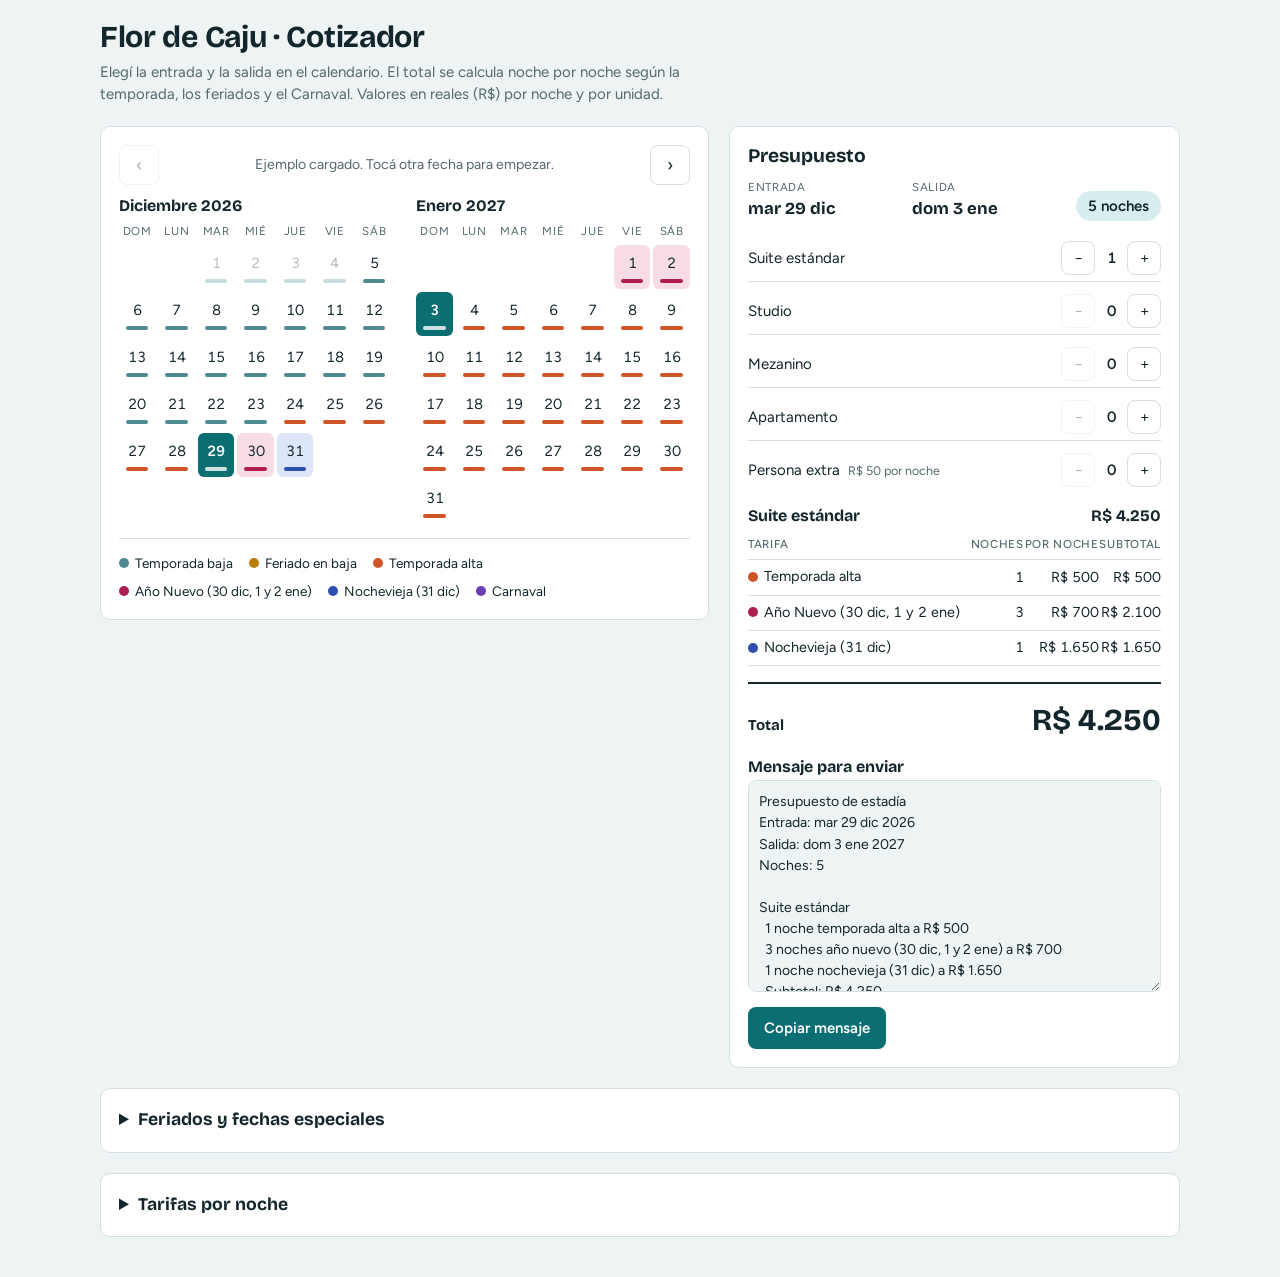
<file: calculadora.html>
<!doctype html>
<html lang="es">
<head>
<meta charset="utf-8">
<meta name="viewport" content="width=device-width, initial-scale=1, viewport-fit=cover">
<title>Cotizador Flor de Caju</title>
<meta name="claude:viewport-fit-sides" content="cover">
<link rel="stylesheet" href="https://fonts.googleapis.com/css2?family=Bricolage+Grotesque:opsz,wght@12..96,500;12..96,700&family=Figtree:wght@400;500;600&display=swap">
<style>
/* Layout: calendario de noches a la izquierda, presupuesto fijo a la derecha; tarifas y fechas especiales editables abajo. */
:root {
  --bg: #eef4f4;
  --surface: #ffffff;
  --fg: #13262b;
  --muted: #53686e;
  --line: #d3dfe1;
  --accent: #0b6e73;
  --accent-fg: #ffffff;
  --accent-soft: #d8eded;
  --baja: #4f8a92;     --baja-t: #e4f0f1;
  --feriado: #b97c0a;  --feriado-t: #faefd2;
  --alta: #cf5428;     --alta-t: #fae2d7;
  --pico: #ae1f50;     --pico-t: #f7dce5;
  --nochevieja: #2c4fb0; --nochevieja-t: #dde5f8;
  --carnaval: #6b3db3; --carnaval-t: #eadff7;
  --font-display: 'Bricolage Grotesque', 'Segoe UI', system-ui, sans-serif;
  --font-body: 'Figtree', 'Segoe UI', system-ui, sans-serif;
}
@media (prefers-color-scheme: dark) {
  :root:not([data-theme="light"]) {
    --bg: #0e1b1e; --surface: #15272b; --fg: #e4eff0; --muted: #8fa7ab; --line: #2a4247;
    --accent: #4cc3c8; --accent-fg: #06282a; --accent-soft: #16393c;
    --baja: #6fa3ab;     --baja-t: #1b3236;
    --feriado: #e0a83a;  --feriado-t: #3a2f13;
    --alta: #ec7e55;     --alta-t: #3d2218;
    --pico: #e56a93;     --pico-t: #3d1a28;
    --nochevieja: #7f9cf0; --nochevieja-t: #1c2646;
    --carnaval: #a584e6; --carnaval-t: #2c2142;
    color-scheme: dark;
  }
}
:root[data-theme="dark"] {
  --bg: #0e1b1e; --surface: #15272b; --fg: #e4eff0; --muted: #8fa7ab; --line: #2a4247;
  --accent: #4cc3c8; --accent-fg: #06282a; --accent-soft: #16393c;
  --baja: #6fa3ab;     --baja-t: #1b3236;
  --feriado: #e0a83a;  --feriado-t: #3a2f13;
  --alta: #ec7e55;     --alta-t: #3d2218;
  --pico: #e56a93;     --pico-t: #3d1a28;
  --nochevieja: #7f9cf0; --nochevieja-t: #1c2646;
  --carnaval: #a584e6; --carnaval-t: #2c2142;
  color-scheme: dark;
}
* { box-sizing: border-box; }
body {
  background: var(--bg); color: var(--fg);
  font-family: var(--font-body); font-size: 15px; line-height: 1.5;
  padding-block: 20px 40px;
  padding-left: max(16px, env(safe-area-inset-left, 0px));
  padding-right: max(16px, env(safe-area-inset-right, 0px));
}
.wrap { max-width: 1080px; margin: 0 auto; display: flex; flex-direction: column; gap: 20px; }
h1, h2, h3 { font-family: var(--font-display); margin: 0; text-wrap: balance; line-height: 1.15; }
h1 { font-size: 1.9rem; font-weight: 700; letter-spacing: -0.01em; }
h2 { font-size: 1.2rem; font-weight: 700; }
h3 { font-size: 1rem; font-weight: 700; }
.sub { margin: 6px 0 0; color: var(--muted); max-width: 62ch; }
.grid { display: grid; grid-template-columns: minmax(0, 1fr); gap: 20px; align-items: start; }
@media (min-width: 880px) { .grid { grid-template-columns: minmax(0, 1.35fr) minmax(0, 1fr); } .quote { position: sticky; top: 16px; } }
.panel { background: var(--surface); border: 1px solid var(--line); border-radius: 10px; padding: 18px; min-width: 0; }
button { font: inherit; color: inherit; cursor: pointer; }
:focus-visible { outline: 2px solid var(--accent); outline-offset: 2px; }

/* calendario */
.cal-head { display: flex; align-items: center; justify-content: space-between; gap: 12px; margin-bottom: 12px; }
.navbtn { width: 40px; height: 40px; border: 1px solid var(--line); background: var(--surface); border-radius: 8px; font-size: 1.1rem; }
.navbtn:disabled { opacity: .35; cursor: default; }
.hint { color: var(--muted); font-size: .88rem; margin: 0; }
.months-box { container-type: inline-size; }
.months { display: grid; grid-template-columns: 1fr 1fr; gap: 24px; }
@container (max-width: 560px) { .months { grid-template-columns: 1fr; } .m2 { display: none; } }
.month h3 { margin-bottom: 8px; text-transform: capitalize; }
.dows, .days { display: grid; grid-template-columns: repeat(7, minmax(0, 1fr)); gap: 3px; }
.dows span { font-size: .72rem; letter-spacing: .06em; text-transform: uppercase; color: var(--muted); text-align: center; padding-bottom: 4px; }
.day {
  position: relative; height: 44px; border: 1px solid transparent; border-radius: 6px;
  background: transparent; display: flex; align-items: flex-start; justify-content: center; padding-top: 6px;
  font-variant-numeric: tabular-nums; font-size: .92rem;
}
.day .bar { position: absolute; left: 6px; right: 6px; bottom: 5px; height: 4px; border-radius: 2px; background: var(--c); }
.day:hover:not(:disabled) { border-color: var(--c); }
.day:disabled { opacity: .3; cursor: default; }
.day.in { background: var(--t); }
.day.edge { background: var(--accent); color: var(--accent-fg); font-weight: 600; }
.day.edge .bar { background: var(--accent-fg); opacity: .8; }
.c-baja { --c: var(--baja); --t: var(--baja-t); }
.c-feriado { --c: var(--feriado); --t: var(--feriado-t); }
.c-alta { --c: var(--alta); --t: var(--alta-t); }
.c-pico { --c: var(--pico); --t: var(--pico-t); }
.c-nochevieja { --c: var(--nochevieja); --t: var(--nochevieja-t); }
.c-carnaval { --c: var(--carnaval); --t: var(--carnaval-t); }
.legend { display: flex; flex-wrap: wrap; gap: 8px 16px; margin-top: 14px; padding-top: 14px; border-top: 1px solid var(--line); font-size: .85rem; }
.legend span, .pill { display: inline-flex; align-items: center; gap: 6px; }
.dot { width: 10px; height: 10px; border-radius: 50%; background: var(--c); flex: none; }

/* presupuesto */
.stay { display: grid; grid-template-columns: 1fr 1fr auto; gap: 12px; align-items: end; margin: 12px 0 4px; }
.stay small { display: block; color: var(--muted); font-size: .72rem; letter-spacing: .06em; text-transform: uppercase; }
.stay strong { font-family: var(--font-display); font-size: 1.05rem; }
.nights { background: var(--accent-soft); border-radius: 999px; padding: 4px 12px; font-weight: 600; white-space: nowrap; }
.rooms { display: flex; flex-direction: column; gap: 6px; margin: 14px 0; }
.room { display: flex; align-items: center; justify-content: space-between; gap: 10px; padding: 6px 0; border-bottom: 1px solid var(--line); }
.room:last-child { border-bottom: 0; }
.step { display: inline-flex; align-items: center; gap: 4px; }
.step button { width: 34px; height: 34px; border: 1px solid var(--line); border-radius: 8px; background: var(--surface); }
.step button:disabled { opacity: .35; cursor: default; }
.step output { min-width: 24px; text-align: center; font-variant-numeric: tabular-nums; font-weight: 600; }
.block { margin-top: 14px; }
.block h3 { display: flex; justify-content: space-between; gap: 8px; margin-bottom: 4px; }
.tbl-wrap { overflow-x: auto; }
table { border-collapse: collapse; width: 100%; font-variant-numeric: tabular-nums; }
th, td { text-align: left; padding: 6px 8px 6px 0; border-bottom: 1px solid var(--line); font-size: .9rem; }
th { font-size: .72rem; letter-spacing: .06em; text-transform: uppercase; color: var(--muted); font-weight: 500; }
td.r, th.r { text-align: right; padding-right: 0; }
.total { display: flex; justify-content: space-between; align-items: baseline; gap: 12px; margin-top: 16px; padding-top: 14px; border-top: 2px solid var(--fg); }
.total span:first-child { font-family: var(--font-display); font-weight: 700; }
.total .amt { font-family: var(--font-display); font-size: 1.9rem; font-weight: 700; font-variant-numeric: tabular-nums; }
.warn { margin: 10px 0 0; padding: 8px 10px; border-radius: 6px; background: var(--feriado-t); font-size: .88rem; }
.empty { color: var(--muted); padding: 18px 0 6px; margin: 0; }
.sums { margin-top: 12px; display: flex; flex-direction: column; gap: 4px; font-size: .9rem; font-variant-numeric: tabular-nums; }
.sums div { display: flex; justify-content: space-between; gap: 12px; }
.room small { color: var(--muted); margin-left: 4px; }
textarea { width: 100%; font: inherit; font-size: .88rem; background: var(--bg); color: var(--fg); border: 1px solid var(--line); border-radius: 8px; padding: 10px; resize: vertical; }
.primary { background: var(--accent); color: var(--accent-fg); border: 0; border-radius: 8px; padding: 10px 16px; font-weight: 600; }
.ghost { background: transparent; border: 1px solid var(--line); border-radius: 8px; padding: 8px 12px; }
.msg-row { display: flex; align-items: center; gap: 12px; margin-top: 8px; flex-wrap: wrap; }
.msg-row .ok { color: var(--muted); font-size: .85rem; }

/* secciones editables */
details.panel > summary { cursor: pointer; font-family: var(--font-display); font-weight: 700; font-size: 1.1rem; list-style-position: inside; }
details.panel[open] > summary { margin-bottom: 12px; }
.rates input, .addrow input, .addrow select {
  font: inherit; background: var(--bg); color: var(--fg); border: 1px solid var(--line); border-radius: 6px; padding: 7px 8px; width: 100%; min-width: 0;
}
.rates input { min-width: 78px; font-variant-numeric: tabular-nums; }
.rates th:first-child, .rates td:first-child { white-space: nowrap; padding-right: 12px; }
.sp-list { list-style: none; margin: 0; padding: 0; }
.sp-list li { display: flex; align-items: center; gap: 10px; padding: 8px 0; border-bottom: 1px solid var(--line); flex-wrap: wrap; }
.sp-list .nm { flex: 1 1 180px; min-width: 0; font-weight: 500; }
.sp-list .rg { color: var(--muted); font-size: .88rem; font-variant-numeric: tabular-nums; flex: 1 1 200px; }
.addrow { display: grid; grid-template-columns: repeat(auto-fit, minmax(150px, 1fr)); gap: 8px; margin-top: 14px; align-items: end; }
.addrow label { display: flex; flex-direction: column; gap: 4px; font-size: .75rem; color: var(--muted); letter-spacing: .04em; text-transform: uppercase; }
.note { color: var(--muted); font-size: .85rem; margin: 10px 0 0; }
@media (prefers-reduced-motion: reduce) { * { transition: none !important; } }

body{margin:0}
</style>
</head>
<body>
<div class="wrap">
  <header>
    <h1>Flor de Caju · Cotizador</h1>
    <p class="sub">Elegí la entrada y la salida en el calendario. El total se calcula noche por noche según la temporada, los feriados y el Carnaval. Valores en reales (R$) por noche y por unidad.</p>
  </header>

  <div class="grid">
    <section class="panel" aria-label="Calendario">
      <div class="cal-head">
        <button class="navbtn" id="prev" aria-label="Mes anterior">&#8249;</button>
        <p class="hint" id="cal-hint"></p>
        <button class="navbtn" id="next" aria-label="Mes siguiente">&#8250;</button>
      </div>
      <div class="months-box"><div class="months" id="months"></div></div>
      <div class="legend" id="legend"></div>
    </section>

    <aside class="panel quote" aria-label="Presupuesto">
      <h2>Presupuesto</h2>
      <div id="quote"></div>
    </aside>
  </div>

  <details class="panel" id="specials-box">
    <summary>Feriados y fechas especiales</summary>
    <p class="note" style="margin-top:0">Cada rango marca las noches que se cobran con la tarifa de su categoría. La temporada alta (24 dic al 28 feb) se repite todos los años, y la noche del 24 ya es temporada alta. Las noches del 30 dic, 1 ene y 2 ene (Año Nuevo) y la noche del 31 dic (Nochevieja) tienen tarifa propia y también se repiten todos los años: no hace falta cargarlas acá. Los feriados caen sobre la noche: un feriado el lunes cobra las noches de viernes, sábado y domingo.</p>
    <ul class="sp-list" id="sp-list"></ul>
    <form class="addrow" id="sp-form">
      <label for="sp-name">Nombre<input id="sp-name" type="text" placeholder="Ej: Fiesta local"></label>
      <label for="sp-from">Primera noche<input id="sp-from" type="date" required></label>
      <label for="sp-to">Última noche<input id="sp-to" type="date" required></label>
      <label for="sp-cat">Tarifa<select id="sp-cat"></select></label>
      <button class="primary" type="submit">Agregar</button>
    </form>
    <p class="note" id="sp-err" role="alert"></p>
    <p class="note">Sin efecto en baja porque caen en fin de semana: 15 nov 2026 (domingo), 1 may 2027 y 20 nov 2027 (sábados). Los feriados de mitad de semana se cobran solo en la víspera. <button class="ghost" id="sp-reset" type="button">Restaurar lista sugerida</button></p>
  </details>

  <details class="panel" id="rates-box">
    <summary>Tarifas por noche</summary>
    <div class="tbl-wrap rates"><table id="rates"></table></div>
    <div class="addrow" id="settings">
      <label for="set-extra">Persona extra (R$ por noche)<input id="set-extra" type="number" min="0" step="5" inputmode="numeric"></label>
    </div>
    <p class="note">Los cambios se guardan en este navegador. Si dejás una tarifa vacía, esa unidad figura sin precio para esas fechas.</p>
  </details>
</div>

<script>
(function () {
'use strict';
/*LOGIC-START*/
var PRI = ['nochevieja', 'pico', 'carnaval', 'alta', 'feriado', 'baja'];
var ORDER = ['baja', 'feriado', 'alta', 'pico', 'nochevieja', 'carnaval'];
var CAT_NAME = { baja: 'Temporada baja', feriado: 'Feriado en baja', alta: 'Temporada alta', pico: 'Año Nuevo (30 dic, 1 y 2 ene)', nochevieja: 'Nochevieja (31 dic)', carnaval: 'Carnaval' };
var ROOMS = [
  { id: 'suite', name: 'Suite estándar', max: 3 },
  { id: 'studio', name: 'Studio', max: 1 },
  { id: 'mezanino', name: 'Mezanino', max: 1 },
  { id: 'apto', name: 'Apartamento', max: 1 }
];
function pad(n) { return String(n).padStart(2, '0'); }
function iso(y, m, d) { return y + '-' + pad(m) + '-' + pad(d); }
function toUTC(s) { var p = s.split('-').map(Number); return Date.UTC(p[0], p[1] - 1, p[2]); }
function fromUTC(t) { var d = new Date(t); return iso(d.getUTCFullYear(), d.getUTCMonth() + 1, d.getUTCDate()); }
function addDays(s, n) { return fromUTC(toUTC(s) + n * 864e5); }
function dow(s) { return new Date(toUTC(s)).getUTCDay(); }
function categoryOf(s, specials) {
  var md = s.slice(5), found = {};
  if (md >= '12-24' || md <= '02-28') found.alta = 1;
  if (md === '12-31') found.nochevieja = 1;
  if (md === '12-30' || md === '01-01' || md === '01-02') found.pico = 1;
  for (var i = 0; i < specials.length; i++) {
    var sp = specials[i];
    if (s >= sp.from && s <= sp.to) found[sp.cat] = 1;
  }
  for (var j = 0; j < PRI.length; j++) if (found[PRI[j]]) return PRI[j];
  return 'baja';
}
function nightsOf(inn, out) {
  var list = [], s = inn;
  while (s < out) { list.push(s); s = addDays(s, 1); }
  return list;
}
function computeQuote(inn, out, qty, rates, specials, opts) {
  opts = opts || {};
  var nights = nightsOf(inn, out), counts = {};
  nights.forEach(function (s) { var c = categoryOf(s, specials); counts[c] = (counts[c] || 0) + 1; });
  var rooms = [], total = 0, missing = false;
  ROOMS.forEach(function (r) {
    var q = qty[r.id] || 0;
    if (!q) return;
    var lines = [], unit = 0, miss = false;
    ORDER.forEach(function (c) {
      if (!counts[c]) return;
      var rate = rates[r.id] && rates[r.id][c];
      if (!rate) miss = true;
      lines.push({ cat: c, n: counts[c], rate: rate || 0 });
      unit += counts[c] * (rate || 0);
    });
    if (miss) missing = true;
    rooms.push({ id: r.id, name: r.name, qty: q, lines: lines, unit: unit, total: unit * q, missing: miss });
    total += unit * q;
  });
  var lodging = total, extraTotal = 0;
  if (rooms.length) {
    extraTotal = (opts.extra || 0) * (opts.extraFee || 0) * nights.length;
  }
  return { nights: nights.length, counts: counts, rooms: rooms, lodging: lodging, extraTotal: extraTotal, total: lodging + extraTotal, missing: missing };
}
/*LOGIC-END*/

var MESES = ['enero', 'febrero', 'marzo', 'abril', 'mayo', 'junio', 'julio', 'agosto', 'septiembre', 'octubre', 'noviembre', 'diciembre'];
var MES3 = ['ene', 'feb', 'mar', 'abr', 'may', 'jun', 'jul', 'ago', 'sep', 'oct', 'nov', 'dic'];
var DIAS = ['dom', 'lun', 'mar', 'mié', 'jue', 'vie', 'sáb'];
var KEY = 'flor-de-caju-cotizador-v8';

var DEF_RATES = {
  suite:    { baja: 220, feriado: 290, alta: 500, pico: 700,  nochevieja: 1650, carnaval: 630 },
  studio:   { baja: 220, feriado: 290, alta: 550, pico: 1050, nochevieja: 2000, carnaval: 700 },
  mezanino: { baja: 220, feriado: 290, alta: 550, pico: 850,  nochevieja: 1150, carnaval: 700 },
  apto:     { baja: 340, feriado: 440, alta: 700, pico: 1500, nochevieja: 2500, carnaval: 1400 }
};
var DEF_SPECIALS = [
  { id: 'd1', name: 'Finados (lunes 2 nov)', from: '2026-10-30', to: '2026-11-01', cat: 'feriado' },
  { id: 'd2', name: 'Consciência Negra (viernes 20 nov)', from: '2026-11-19', to: '2026-11-21', cat: 'feriado' },
  { id: 'd3', name: 'Carnaval 2027 (sáb 6 a mar 9 feb)', from: '2027-02-05', to: '2027-02-09', cat: 'carnaval' },
  { id: 'd4', name: 'Semana Santa (viernes 26 mar)', from: '2027-03-25', to: '2027-03-27', cat: 'feriado' },
  { id: 'd5', name: 'Tiradentes (miércoles 21 abr)', from: '2027-04-20', to: '2027-04-20', cat: 'feriado' },
  { id: 'd6', name: 'Corpus Christi (jueves 27 may)', from: '2027-05-26', to: '2027-05-29', cat: 'feriado' },
  { id: 'd7', name: 'Independência (martes 7 sep)', from: '2027-09-03', to: '2027-09-06', cat: 'feriado' },
  { id: 'd8', name: 'Aparecida (martes 12 oct)', from: '2027-10-08', to: '2027-10-11', cat: 'feriado' },
  { id: 'd9', name: 'Finados (martes 2 nov)', from: '2027-10-29', to: '2027-11-01', cat: 'feriado' },
  { id: 'd10', name: 'Proclamação da República (lunes 15 nov)', from: '2027-11-12', to: '2027-11-14', cat: 'feriado' }
];

function clone(o) { return JSON.parse(JSON.stringify(o)); }
var saved = {};
try { saved = JSON.parse(localStorage.getItem(KEY) || '{}') || {}; } catch (e) { saved = {}; }
var rates = clone(DEF_RATES);
if (saved.rates && typeof saved.rates === 'object') {
  ROOMS.forEach(function (r) { ORDER.forEach(function (c) {
    var v = saved.rates[r.id] && saved.rates[r.id][c];
    if (typeof v === 'number' && v >= 0) rates[r.id][c] = v;
    else if (saved.rates[r.id] && saved.rates[r.id][c] === null) rates[r.id][c] = null;
  }); });
}
var specials = Array.isArray(saved.specials) ? saved.specials : clone(DEF_SPECIALS);
var qty = { suite: 1, studio: 0, mezanino: 0, apto: 0 };
if (saved.qty) ROOMS.forEach(function (r) { var v = Number(saved.qty[r.id]); if (v >= 0 && v <= r.max) qty[r.id] = v; });
var extra = Math.max(0, Math.min(4, Number(saved.extra) || 0));
var settings = { extraFee: 50 };
if (saved.settings) ['extraFee'].forEach(function (k) {
  var v = Number(saved.settings[k]);
  if (!isNaN(v) && v >= 0 && saved.settings[k] !== null && saved.settings[k] !== '') settings[k] = v;
});
function save() { try { localStorage.setItem(KEY, JSON.stringify({ rates: rates, specials: specials, qty: qty, extra: extra, settings: settings })); } catch (e) {} }

var now = new Date();
var today = iso(now.getFullYear(), now.getMonth() + 1, now.getDate());
var sel = { inn: null, out: null };
var example = false;
if (today <= '2026-12-29') { sel.inn = '2026-12-29'; sel.out = '2027-01-03'; example = true; }
var view = sel.inn ? { y: 2026, m: 12 } : { y: now.getFullYear(), m: now.getMonth() + 1 };
var curMonth = { y: now.getFullYear(), m: now.getMonth() + 1 };

function esc(t) { return String(t).replace(/[&<>"']/g, function (c) { return { '&': '&amp;', '<': '&lt;', '>': '&gt;', '"': '&quot;', "'": '&#39;' }[c]; }); }
function money(n) { return 'R$ ' + Number(n).toLocaleString('es-AR'); }
function fmtShort(s) { var p = s.split('-').map(Number); return DIAS[dow(s)] + ' ' + p[2] + ' ' + MES3[p[1] - 1]; }
function fmtFull(s) { return fmtShort(s) + ' ' + s.slice(0, 4); }
function fmtRange(a, b) {
  var pa = a.split('-').map(Number), pb = b.split('-').map(Number);
  var left = pa[2] + ' ' + MES3[pa[1] - 1] + (pa[0] !== pb[0] ? ' ' + pa[0] : '');
  var right = pb[2] + ' ' + MES3[pb[1] - 1] + ' ' + pb[0];
  if (a === b) return right;
  return left + ' al ' + right;
}
function $(s) { return document.querySelector(s); }

/* calendario */
function monthHTML(y, m, cls) {
  var first = iso(y, m, 1), start = dow(first), dim = new Date(Date.UTC(y, m, 0)).getUTCDate();
  var h = '<div class="month ' + cls + '"><h3>' + MESES[m - 1] + ' ' + y + '</h3><div class="dows">';
  DIAS.forEach(function (d) { h += '<span>' + d + '</span>'; });
  h += '</div><div class="days">';
  for (var i = 0; i < start; i++) h += '<span></span>';
  for (var d = 1; d <= dim; d++) {
    var s = iso(y, m, d), c = categoryOf(s, specials), k = 'day c-' + c;
    var inRange = sel.inn && sel.out && s >= sel.inn && s < sel.out;
    if (inRange) k += ' in';
    if (s === sel.inn || s === sel.out) k += ' edge';
    var dis = s < today ? ' disabled' : '';
    h += '<button type="button" class="' + k + '" data-d="' + s + '"' + dis + ' aria-label="' + fmtFull(s) + ', ' + CAT_NAME[c] + '"><span>' + d + '</span><i class="bar"></i></button>';
  }
  return h + '</div></div>';
}
function renderCal() {
  var y2 = view.m === 12 ? view.y + 1 : view.y, m2 = view.m === 12 ? 1 : view.m + 1;
  $('#months').innerHTML = monthHTML(view.y, view.m, 'm1') + monthHTML(y2, m2, 'm2');
  $('#prev').disabled = view.y === curMonth.y && view.m === curMonth.m;
  var hint = !sel.inn ? 'Tocá el día de entrada' : (!sel.out ? 'Ahora tocá el día de salida' : (example ? 'Ejemplo cargado. Tocá otra fecha para empezar.' : 'Tocá otra fecha para cambiar'));
  $('#cal-hint').textContent = hint;
}
function renderLegend() {
  $('#legend').innerHTML = ORDER.map(function (c) { return '<span class="c-' + c + '"><i class="dot"></i>' + CAT_NAME[c] + '</span>'; }).join('');
  $('#sp-cat').innerHTML = ORDER.map(function (c) { return '<option value="' + c + '">' + CAT_NAME[c] + '</option>'; }).join('');
  $('#sp-cat').value = 'feriado';
}

/* presupuesto */
function messageText(q) {
  var t = 'Presupuesto de estadía\nEntrada: ' + fmtFull(sel.inn) + '\nSalida: ' + fmtFull(sel.out) + '\nNoches: ' + q.nights + '\n';
  q.rooms.forEach(function (r) {
    t += '\n' + r.name + (r.qty > 1 ? ' x' + r.qty : '') + '\n';
    r.lines.forEach(function (l) { t += '  ' + l.n + (l.n === 1 ? ' noche' : ' noches') + ' ' + CAT_NAME[l.cat].toLowerCase() + ' a ' + money(l.rate) + '\n'; });
    t += '  Subtotal: ' + money(r.total) + '\n';
  });
  if (q.extraTotal) t += '\nPersona extra x' + extra + ': ' + money(q.extraTotal);
  return t + '\nTotal: ' + money(q.total);
}
function renderQuote() {
  var h = '';
  h += '<div class="rooms">' + ROOMS.map(function (r) {
    var v = qty[r.id];
    return '<div class="room"><span>' + r.name + '</span><span class="step"><button type="button" data-act="dec" data-room="' + r.id + '" aria-label="Menos ' + r.name + '"' + (v <= 0 ? ' disabled' : '') + '>&minus;</button><output>' + v + '</output><button type="button" data-act="inc" data-room="' + r.id + '" aria-label="Más ' + r.name + '"' + (v >= r.max ? ' disabled' : '') + '>+</button></span></div>';
  }).join('') + '<div class="room"><span>Persona extra <small>R$ ' + settings.extraFee + ' por noche</small></span><span class="step"><button type="button" data-act="xdec" aria-label="Menos personas extra"' + (extra <= 0 ? ' disabled' : '') + '>&minus;</button><output>' + extra + '</output><button type="button" data-act="xinc" aria-label="Más personas extra"' + (extra >= 4 ? ' disabled' : '') + '>+</button></span></div></div>';
  if (!sel.inn || !sel.out) {
    h += '<p class="empty">' + (sel.inn ? 'Falta elegir el día de salida en el calendario.' : 'Elegí las fechas en el calendario para ver el total.') + '</p>';
    $('#quote').innerHTML = h; return;
  }
  var q = computeQuote(sel.inn, sel.out, qty, rates, specials, { extra: extra, extraFee: settings.extraFee });
  h = '<div class="stay"><div><small>Entrada</small><strong>' + fmtShort(sel.inn) + '</strong></div><div><small>Salida</small><strong>' + fmtShort(sel.out) + '</strong></div><span class="nights">' + q.nights + (q.nights === 1 ? ' noche' : ' noches') + '</span></div>' + h;
  if (!q.rooms.length) {
    h += '<p class="empty">Sumá al menos una unidad para calcular.</p>';
  } else {
    q.rooms.forEach(function (r) {
      h += '<div class="block"><h3><span>' + r.name + (r.qty > 1 ? ' &times; ' + r.qty : '') + '</span><span>' + (r.missing ? 'sin tarifa' : money(r.total)) + '</span></h3><div class="tbl-wrap"><table><thead><tr><th>Tarifa</th><th class="r">Noches</th><th class="r">Por noche</th><th class="r">Subtotal</th></tr></thead><tbody>';
      r.lines.forEach(function (l) {
        h += '<tr class="c-' + l.cat + '"><td><span class="pill"><i class="dot"></i>' + CAT_NAME[l.cat] + '</span></td><td class="r">' + l.n + '</td><td class="r">' + (l.rate ? money(l.rate) : '—') + '</td><td class="r">' + (l.rate ? money(l.n * l.rate) : '—') + '</td></tr>';
      });
      h += '</tbody></table></div></div>';
    });
    if (q.missing) h += '<p class="warn">Falta cargar tarifas de alguna unidad para estas fechas. Completalas en «Tarifas por noche».</p>';
    if (q.extraTotal) {
      h += '<div class="sums">';
      if (q.extraTotal) h += '<div><span>Persona extra &times; ' + extra + ' · ' + q.nights + ' noches &times; ' + money(settings.extraFee) + '</span><span>' + money(q.extraTotal) + '</span></div>';
      h += '</div>';
    }
    h += '<div class="total"><span>Total</span><span class="amt">' + money(q.total) + '</span></div>';
    if (!q.missing) {
      h += '<div class="block"><h3>Mensaje para enviar</h3><textarea id="msg" rows="9" readonly>' + esc(messageText(q)) + '</textarea><div class="msg-row"><button class="primary" type="button" data-act="copy">Copiar mensaje</button><span class="ok" id="copied" role="status"></span></div></div>';
    }
  }
  $('#quote').innerHTML = h;
}

/* fechas especiales */
function renderSpecials() {
  var list = specials.slice().sort(function (a, b) { return a.from < b.from ? -1 : 1; });
  $('#sp-list').innerHTML = list.map(function (s) {
    var n = nightsOf(s.from, addDays(s.to, 1)).length;
    return '<li class="c-' + s.cat + '"><span class="nm">' + esc(s.name || 'Sin nombre') + '</span><span class="rg">' + fmtRange(s.from, s.to) + ' (' + n + (n === 1 ? ' noche' : ' noches') + ')</span><span class="pill"><i class="dot"></i>' + CAT_NAME[s.cat] + '</span><button class="ghost" type="button" data-act="del" data-id="' + esc(s.id) + '" aria-label="Quitar ' + esc(s.name) + '">Quitar</button></li>';
  }).join('') || '<li><span class="nm">No hay fechas especiales cargadas.</span></li>';
}

/* tarifas */
function renderRates() {
  var h = '<thead><tr><th>Unidad</th>' + ORDER.map(function (c) { return '<th>' + CAT_NAME[c] + '</th>'; }).join('') + '</tr></thead><tbody>';
  ROOMS.forEach(function (r) {
    h += '<tr><td>' + r.name + '</td>' + ORDER.map(function (c) {
      var v = rates[r.id][c];
      return '<td><input type="number" inputmode="numeric" min="0" step="10" id="r-' + r.id + '-' + c + '" data-room="' + r.id + '" data-cat="' + c + '" value="' + (v == null ? '' : v) + '" placeholder="Sin definir" aria-label="' + r.name + ', ' + CAT_NAME[c] + '"></td>';
    }).join('') + '</tr>';
  });
  $('#rates').innerHTML = h + '</tbody>';
}

/* eventos */
document.addEventListener('click', function (e) {
  var day = e.target.closest('.day');
  if (day && !day.disabled) {
    var s = day.getAttribute('data-d');
    example = false;
    if (!sel.inn || sel.out) { sel.inn = s; sel.out = null; }
    else if (s > sel.inn) { sel.out = s; }
    else { sel.inn = s; }
    renderCal(); renderQuote(); return;
  }
  var b = e.target.closest('[data-act]');
  if (!b) return;
  var act = b.getAttribute('data-act');
  if (act === 'xinc' || act === 'xdec') { extra = Math.max(0, Math.min(4, extra + (act === 'xinc' ? 1 : -1))); save(); renderQuote(); return; }
  if (act === 'inc' || act === 'dec') {
    var id = b.getAttribute('data-room'), r = ROOMS.filter(function (x) { return x.id === id; })[0];
    qty[id] = Math.max(0, Math.min(r.max, qty[id] + (act === 'inc' ? 1 : -1)));
    save(); renderQuote();
  } else if (act === 'del') {
    var did = b.getAttribute('data-id');
    specials = specials.filter(function (s) { return s.id !== did; });
    save(); renderSpecials(); renderCal(); renderQuote();
  } else if (act === 'copy') {
    var ta = $('#msg'), done = function (t) { var c = $('#copied'); if (c) c.textContent = t; };
    try {
      navigator.clipboard.writeText(ta.value).then(function () { done('Copiado'); }, function () { ta.select(); done('Seleccionado: copialo con Ctrl+C'); });
    } catch (err) { ta.select(); done('Seleccionado: copialo con Ctrl+C'); }
  }
});
$('#prev').addEventListener('click', function () { view.m--; if (view.m < 1) { view.m = 12; view.y--; } renderCal(); });
$('#next').addEventListener('click', function () { view.m++; if (view.m > 12) { view.m = 1; view.y++; } renderCal(); });
$('#rates').addEventListener('input', function (e) {
  var t = e.target; if (!t.dataset || !t.dataset.room) return;
  var v = t.value === '' ? null : Math.max(0, Number(t.value));
  rates[t.dataset.room][t.dataset.cat] = (v === null || isNaN(v)) ? null : v;
  save(); renderQuote();
});
$('#sp-form').addEventListener('submit', function (e) {
  e.preventDefault();
  var from = $('#sp-from').value, to = $('#sp-to').value, err = $('#sp-err');
  if (!from || !to) { err.textContent = 'Completá la primera y la última noche.'; return; }
  if (to < from) { err.textContent = 'La última noche tiene que ser igual o posterior a la primera.'; return; }
  err.textContent = '';
  specials.push({ id: 'u' + Date.now(), name: $('#sp-name').value.trim(), from: from, to: to, cat: $('#sp-cat').value });
  $('#sp-name').value = ''; $('#sp-from').value = ''; $('#sp-to').value = '';
  save(); renderSpecials(); renderCal(); renderQuote();
});
$('#sp-reset').addEventListener('click', function () {
  specials = clone(DEF_SPECIALS); save(); renderSpecials(); renderCal(); renderQuote();
});

$('#set-extra').value = settings.extraFee;
$('#settings').addEventListener('input', function (e) {
  var map = { 'set-extra': 'extraFee' }, k = map[e.target.id];
  if (!k) return;
  var v = Number(e.target.value);
  settings[k] = (e.target.value === '' || isNaN(v) || v < 0) ? 0 : v;
  save(); renderQuote();
});
renderLegend(); renderCal(); renderQuote(); renderSpecials(); renderRates();
})();
</script>

</body>
</html>
</file>
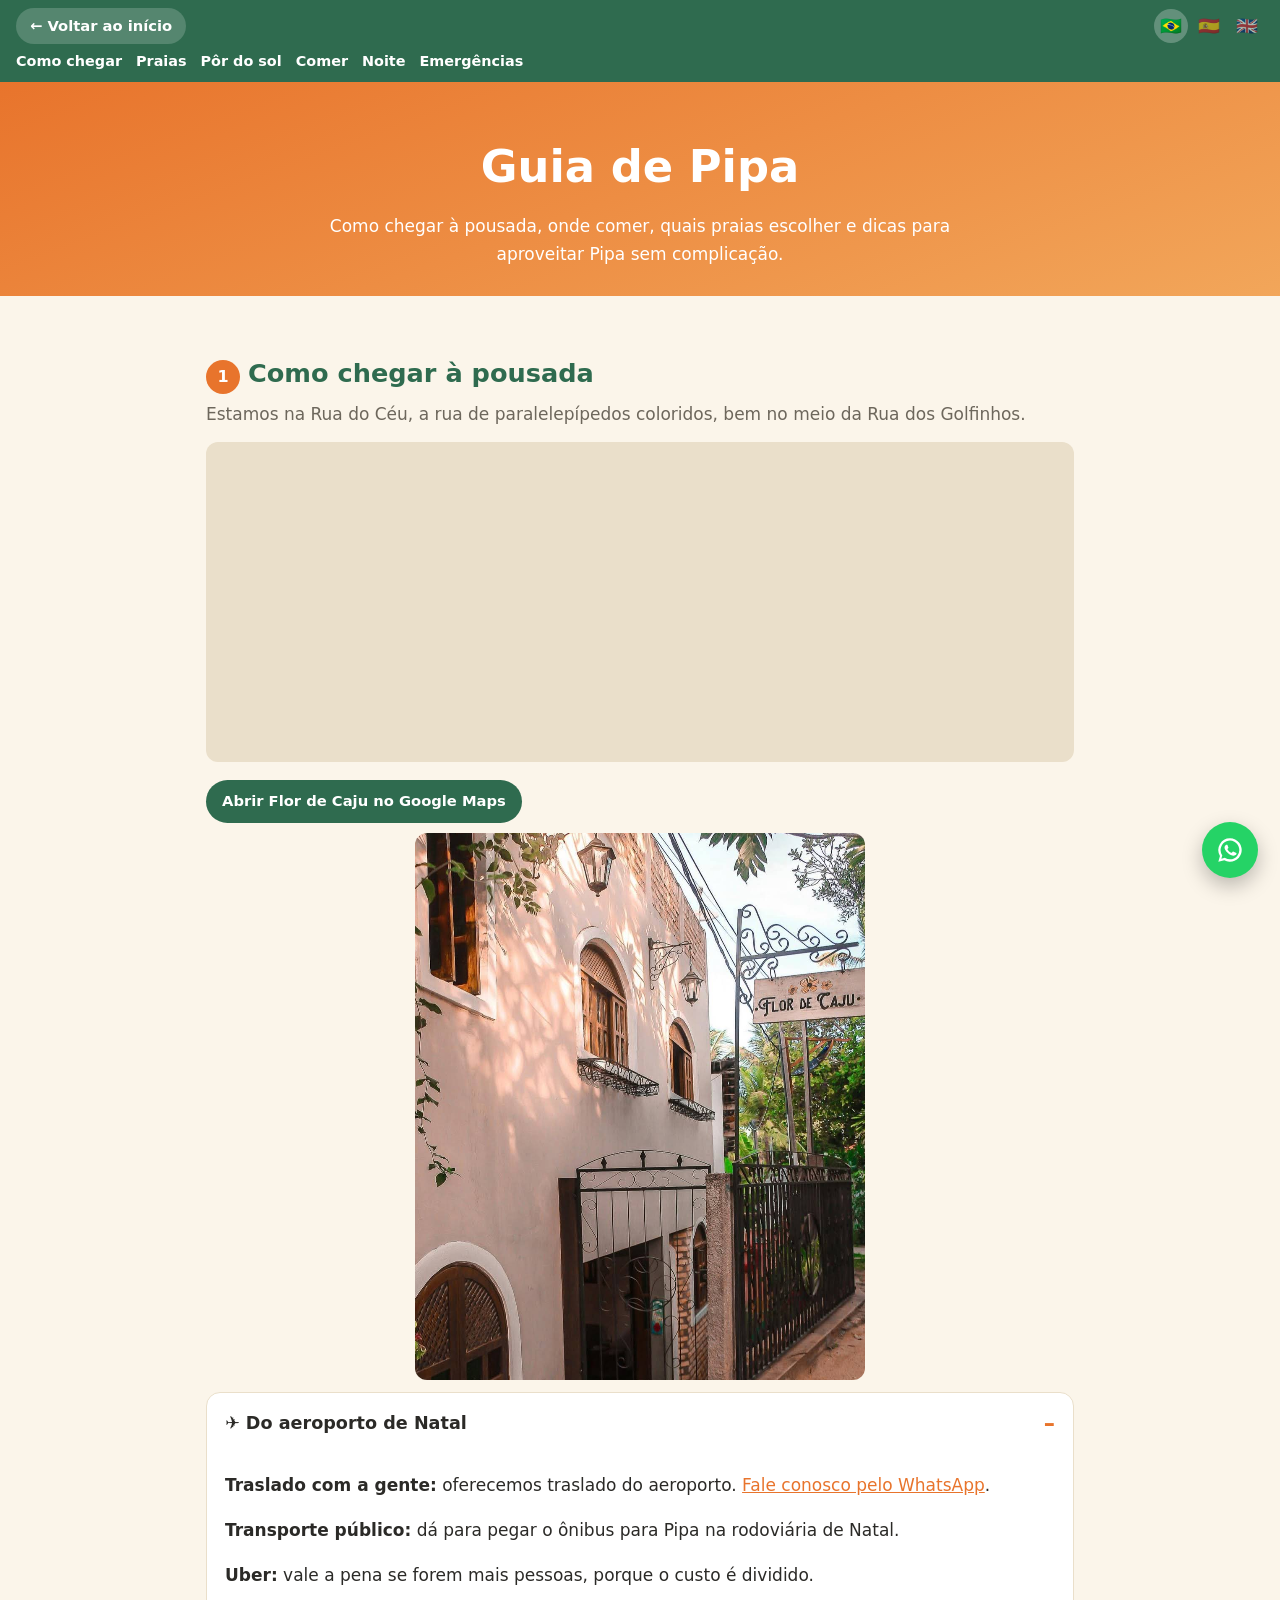
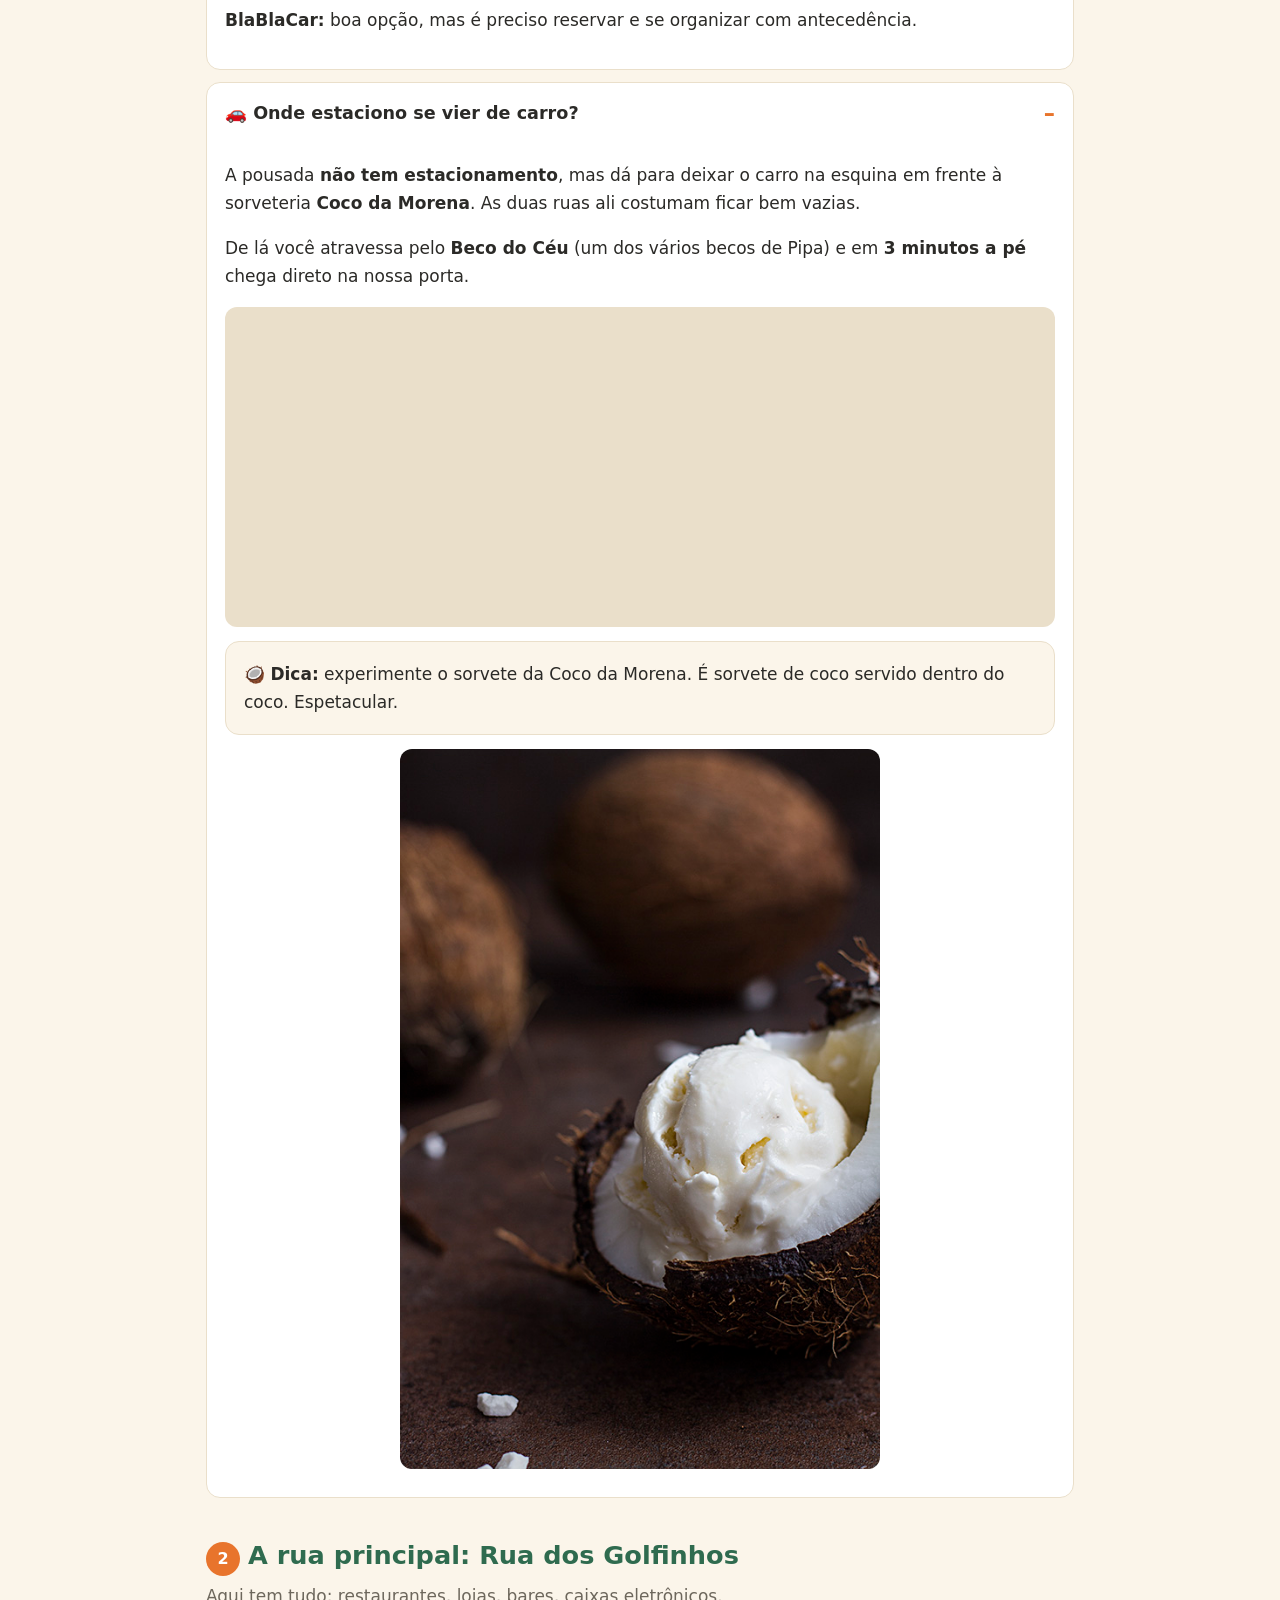
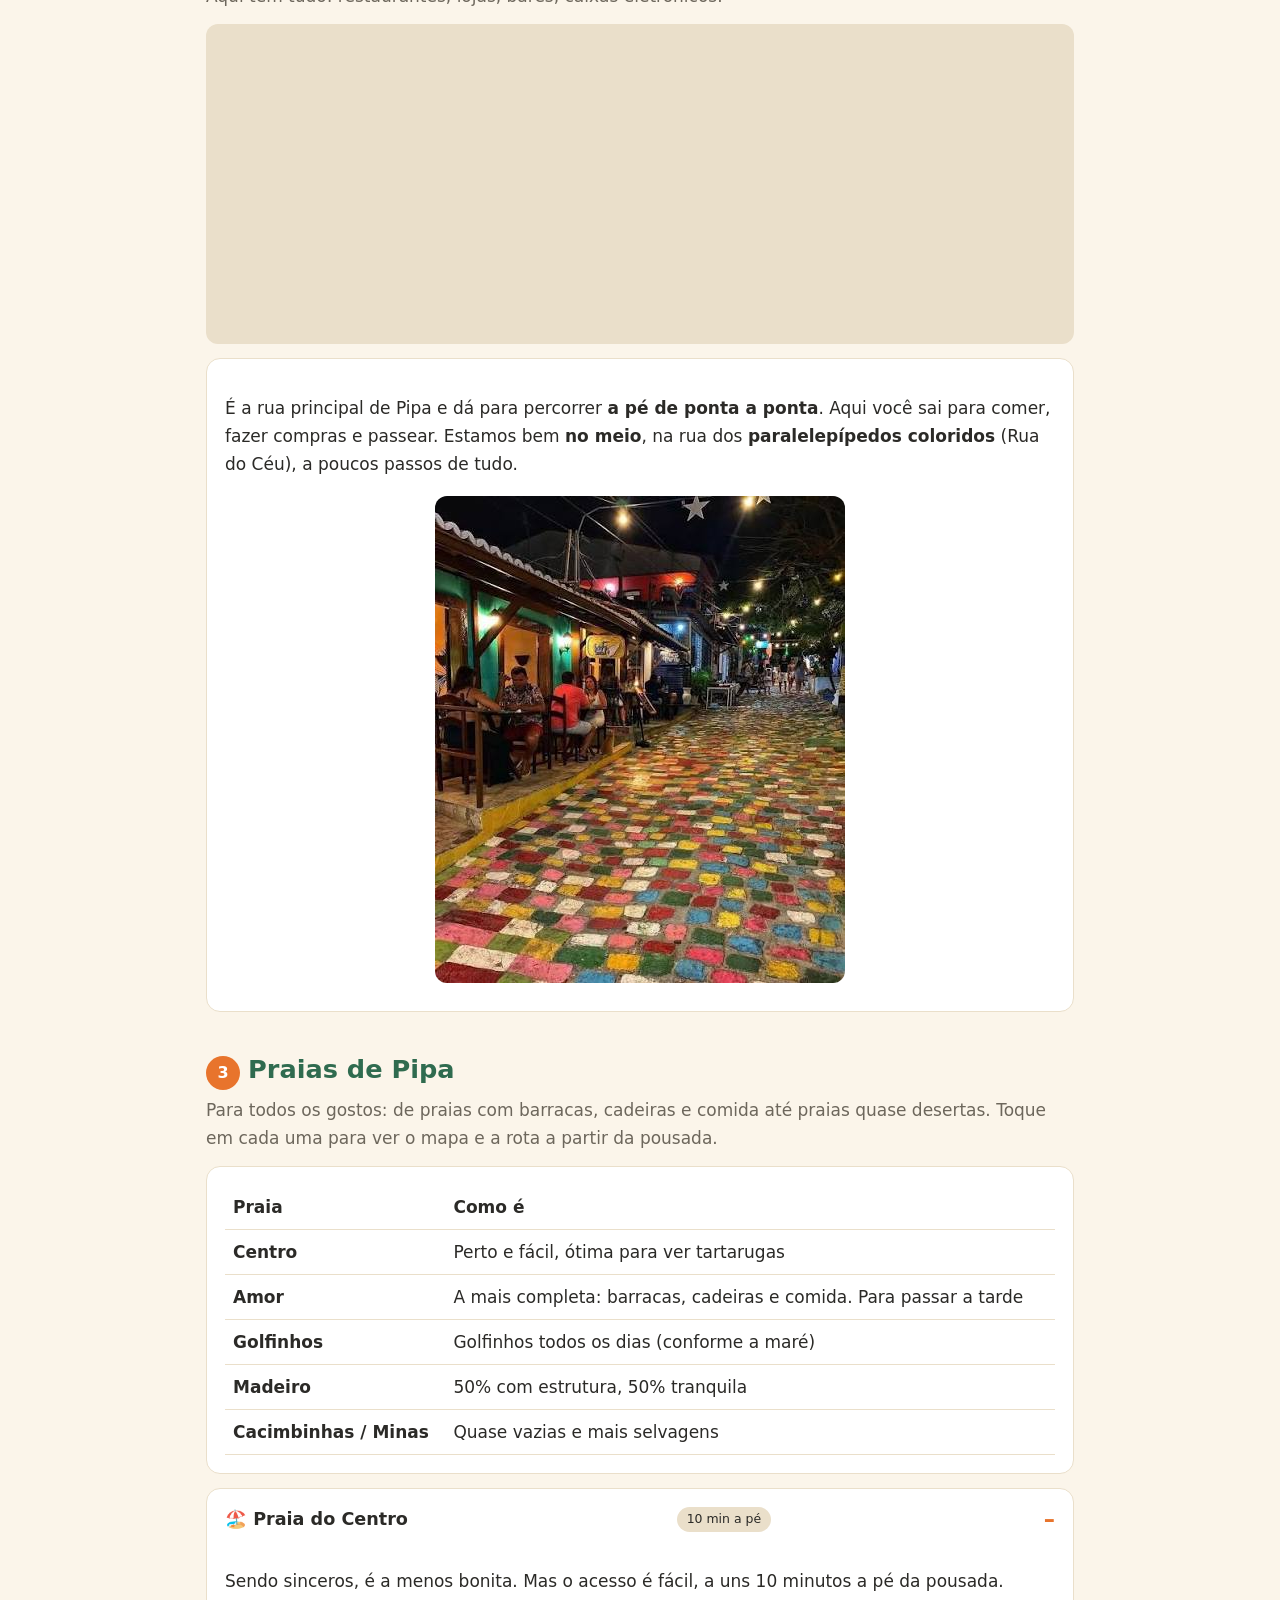
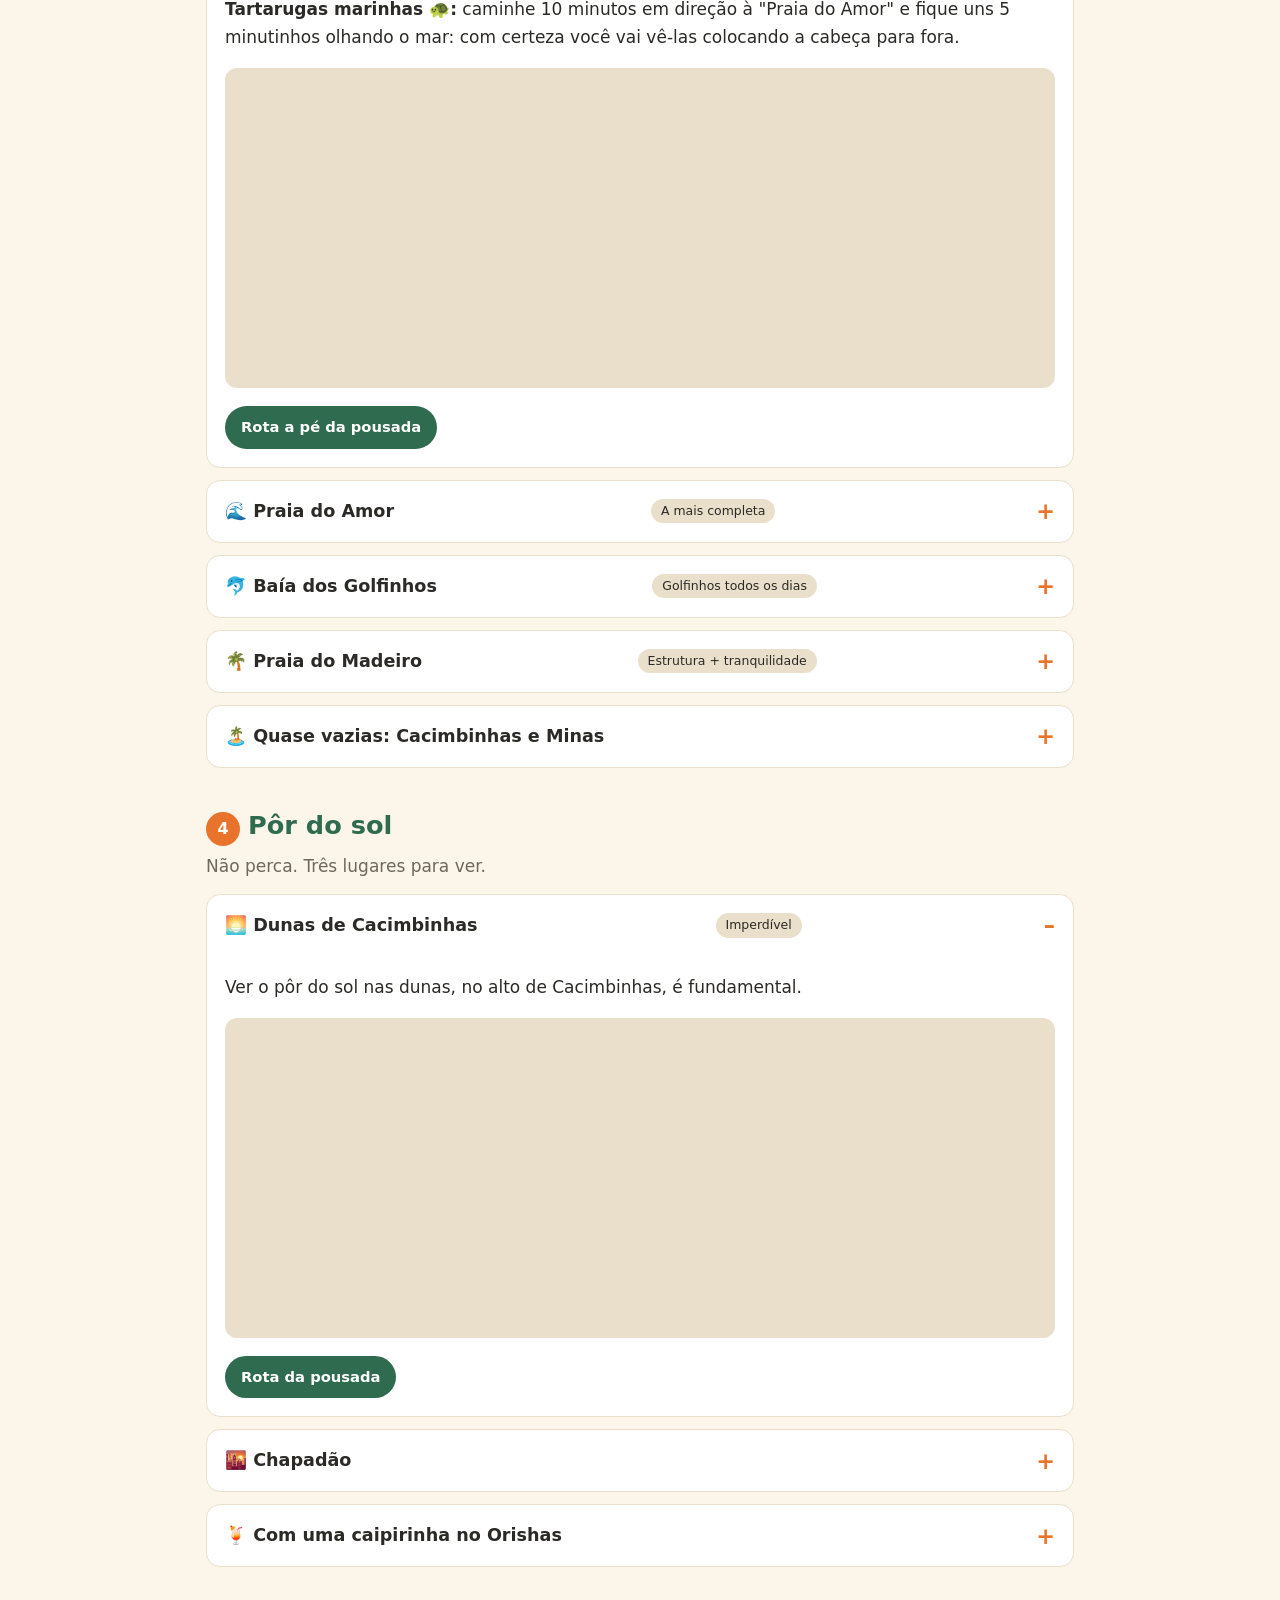
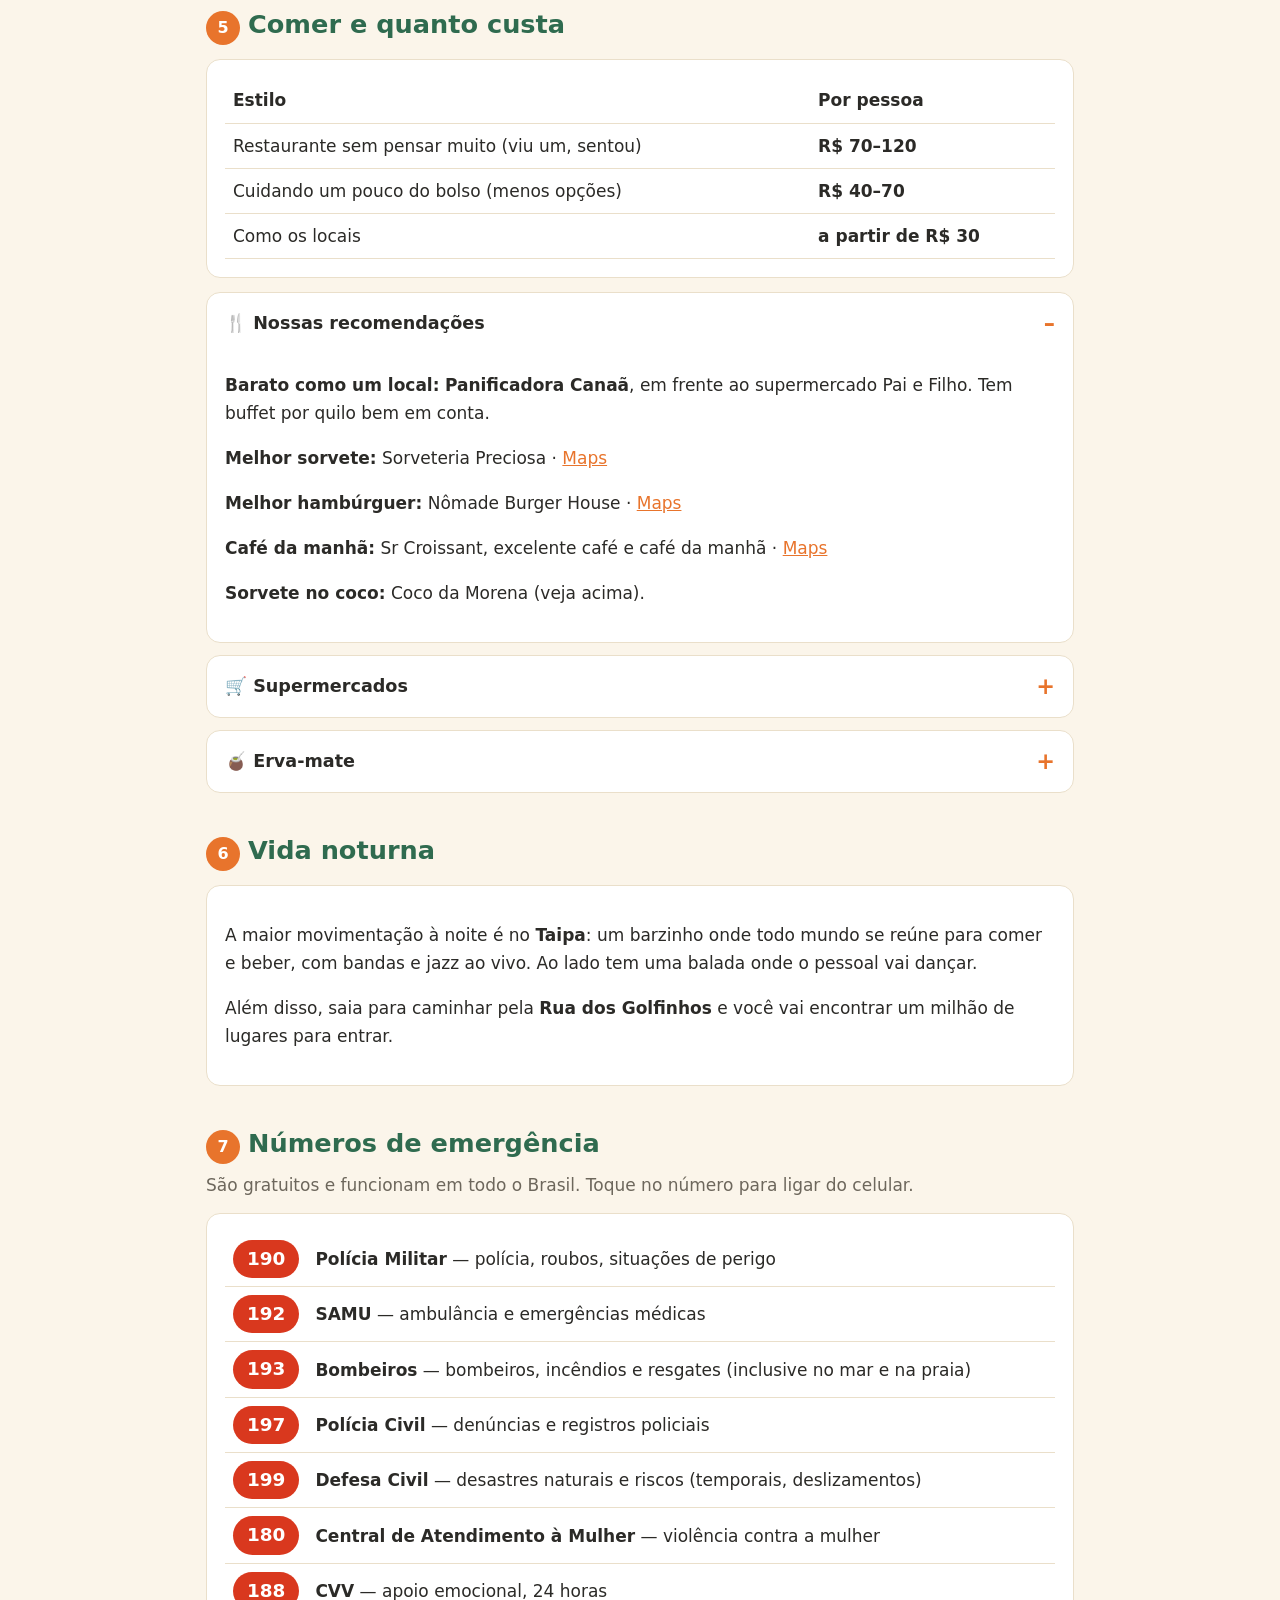
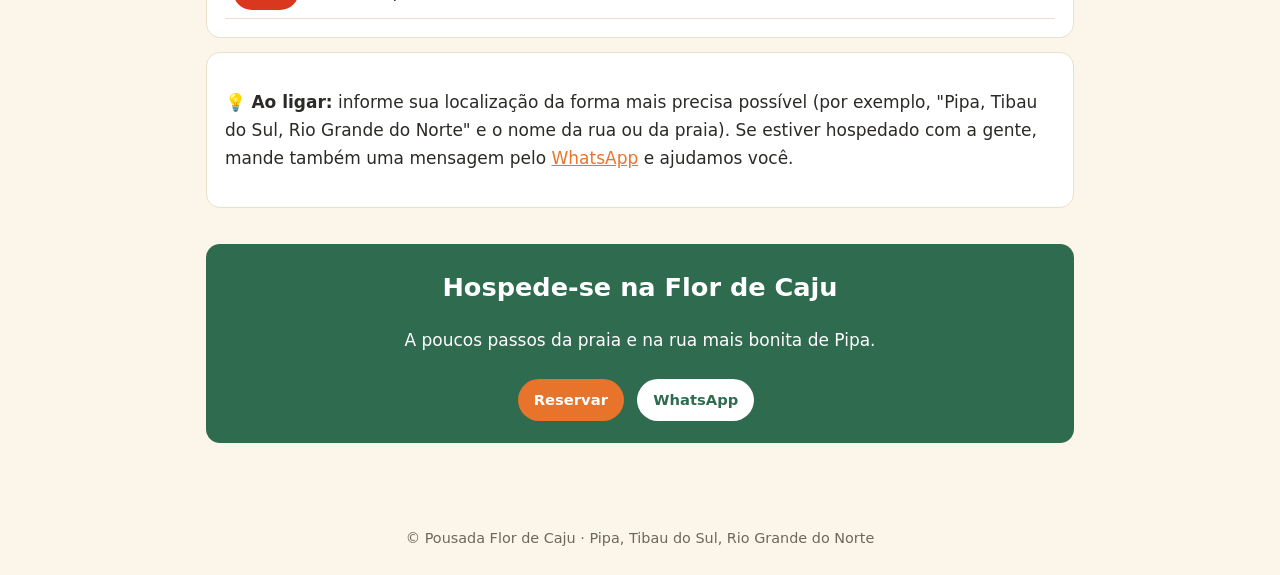
<file: guia.html>
<!DOCTYPE html>
<html lang="es">
<head>
<meta charset="utf-8">
<meta name="viewport" content="width=device-width, initial-scale=1">
<title>Guía de Pipa — Pousada Flor de Caju</title>
<meta name="description" content="Cómo llegar a Pousada Flor de Caju, playas, comida, atardeceres, emergencias y consejos para estar en Pipa, Rio Grande do Norte.">
<link rel="icon" type="image/svg+xml" href="data:image/svg+xml,%3Csvg xmlns='http://www.w3.org/2000/svg' viewBox='0 0 48 48' fill='none'%3E%3Cpath d='M24 6c6 5 9 10 9 16a9 9 0 1 1-18 0c0-6 3-11 9-16Z' fill='%23DB5A34'/%3E%3Cellipse cx='24' cy='16' rx='4.2' ry='6.5' fill='%23EFA93B'/%3E%3Cpath d='M14 28c3-6 8-9 10-9' stroke='%232F5233' stroke-width='2' stroke-linecap='round' fill='none'/%3E%3C/svg%3E">
<style>
:root{--c1:#e8742c;--c2:#2f6b4f;--sand:#fbf5ea;--ink:#2b2a27;--mut:#6d675c;--card:#fff;--line:#eadfca}
@media (prefers-color-scheme:dark){:root{--sand:#1d1c19;--ink:#f1ebe0;--mut:#b4ad9f;--card:#27251f;--line:#3a372f}}
*{box-sizing:border-box}html{scroll-behavior:smooth;scroll-padding-top:110px}
body{margin:0;font:17px/1.65 system-ui,-apple-system,Segoe UI,Roboto,sans-serif;background:var(--sand);color:var(--ink)}
a{color:var(--c1)}
/* Idiomas: se muestra sólo el bloque del idioma activo */
.es,.en,.pt{display:none}
body[data-lang=es] .es,body[data-lang=en] .en,body[data-lang=pt] .pt{display:revert}
body[data-lang=pt] .no-pt{display:none}
header.top{position:sticky;top:0;z-index:10;background:var(--c2);color:#fff;display:flex;flex-wrap:wrap;align-items:center;justify-content:space-between;gap:6px 12px;padding:8px 16px}
header.top a{color:#fff;text-decoration:none;font-weight:600}
.back{background:rgba(255,255,255,.18);padding:6px 14px;border-radius:999px;font-size:.92rem}
.lang{display:flex;gap:4px}
.lang button{background:none;border:0;border-radius:50%;width:34px;height:34px;font-size:1.1rem;cursor:pointer;opacity:.6}
.lang button[aria-current=true]{opacity:1;background:rgba(255,255,255,.25)}
nav.toc{flex-basis:100%;display:flex;gap:14px;overflow-x:auto;white-space:nowrap;font-size:.9rem}
.hero{padding:48px 20px 28px;text-align:center;background:linear-gradient(160deg,var(--c1),#f2a65a);color:#fff}
.hero h1{margin:0 0 8px;font-size:clamp(1.8rem,5vw,2.8rem)}
.hero p{max-width:640px;margin:0 auto}
main{max-width:900px;margin:0 auto;padding:20px 16px 60px;counter-reset:s}
section.s{margin:36px 0;counter-increment:s}
h2{font-size:1.6rem;margin:0 0 6px;color:var(--c2)}
h2 .n{display:inline-block;background:var(--c1);color:#fff;border-radius:50%;width:34px;height:34px;line-height:34px;text-align:center;font-size:1rem;margin-right:8px}
h2 .n::before{content:counter(s)}
.lead{color:var(--mut);margin:0 0 14px}
.card{background:var(--card);border:1px solid var(--line);border-radius:14px;padding:18px;margin:14px 0}
.map{width:100%;height:320px;border-radius:12px;overflow:hidden;background:var(--line);margin:10px 0}
.map iframe{width:100%;height:100%;border:0}
.photo{width:100%;aspect-ratio:16/9;border-radius:12px;background:repeating-linear-gradient(45deg,var(--line),var(--line) 12px,transparent 12px,transparent 24px);border:2px dashed var(--c1);display:flex;align-items:center;justify-content:center;text-align:center;padding:12px;color:var(--mut);font-size:.9rem;overflow:hidden;margin:10px 0}
.photo img{display:block;width:auto;max-width:100%;height:auto;max-height:80vh;margin:0 auto;border-radius:12px}
.btn{display:inline-block;background:var(--c2);color:#fff;text-decoration:none;padding:9px 16px;border-radius:999px;font-weight:600;font-size:.92rem;margin:8px 8px 0 0}
.btn.alt{background:var(--c1)}
.tag{display:inline-block;font-size:.78rem;background:var(--line);padding:2px 10px;border-radius:999px;margin:0 4px 0 0;font-weight:500}
.warn{background:#fde8e4;color:#7a1f10;border-left:5px solid #d9381e;padding:12px 16px;border-radius:8px;margin:12px 0}
@media (prefers-color-scheme:dark){.warn{background:#4a211a;color:#ffd9d1}}
details{background:var(--card);border:1px solid var(--line);border-radius:14px;margin:12px 0;overflow:hidden}
summary{cursor:pointer;padding:16px 18px;font-weight:700;font-size:1.1rem;list-style:none;display:flex;justify-content:space-between;gap:10px;align-items:center}
summary::-webkit-details-marker{display:none}
summary::after{content:"+";color:var(--c1);font-size:1.4rem;line-height:1}
details[open] summary::after{content:"–"}
.body{padding:0 18px 18px}
table{width:100%;border-collapse:collapse}td,th{padding:8px;border-bottom:1px solid var(--line);text-align:left}
.cta{background:var(--c2);color:#fff;border-radius:14px;padding:22px;text-align:center}
footer{text-align:center;color:var(--mut);padding:24px;font-size:.9rem}
.float-wa{position:fixed;bottom:22px;right:22px;z-index:60;width:56px;height:56px;border-radius:50%;background:#25D366;display:flex;align-items:center;justify-content:center;box-shadow:0 8px 20px rgba(0,0,0,.25)}
.float-wa svg{width:28px;height:28px;color:#fff}
.sos td:first-child{white-space:nowrap;width:1%}
.sos a.num{display:inline-block;background:#d9381e;color:#fff;text-decoration:none;font-weight:800;font-size:1.15rem;padding:4px 14px;border-radius:999px;min-width:64px;text-align:center}
.beaches td:first-child{white-space:nowrap;font-weight:700}
</style>
</head>
<body id="top" data-lang="es">

<header class="top">
  <a class="back" href="index.html">← <span class="es">Volver al inicio</span><span class="en">Back to home</span><span class="pt">Voltar ao início</span></a>
  <div class="lang" role="group" aria-label="Idioma / Language">
    <button type="button" data-lang="pt" aria-label="Português">🇧🇷</button>
    <button type="button" data-lang="es" aria-label="Español">🇪🇸</button>
    <button type="button" data-lang="en" aria-label="English">🇬🇧</button>
  </div>
  <nav class="toc">
    <a href="#como-llegar"><span class="es">Cómo llegar</span><span class="en">Getting here</span><span class="pt">Como chegar</span></a>
    <a href="#playas"><span class="es">Playas</span><span class="en">Beaches</span><span class="pt">Praias</span></a>
    <a href="#atardecer"><span class="es">Atardecer</span><span class="en">Sunset</span><span class="pt">Pôr do sol</span></a>
    <a href="#comer"><span class="es">Comer</span><span class="en">Eat</span><span class="pt">Comer</span></a>
    <a href="#noche"><span class="es">Noche</span><span class="en">Nightlife</span><span class="pt">Noite</span></a>
    <a href="#emergencias"><span class="es">Emergencias</span><span class="en">Emergency</span><span class="pt">Emergências</span></a>
    <a class="no-pt" href="#practico"><span class="es">Práctico</span><span class="en">Practical</span></a>
    <a class="no-pt" href="#vivir"><span class="es">Vivir en Pipa</span><span class="en">Living in Pipa</span></a>
  </nav>
</header>

<div class="hero">
  <h1><span class="es">Guía para estar en Pipa</span><span class="en">Your guide to Pipa</span><span class="pt">Guia de Pipa</span></h1>
  <p><span class="es">Todo lo que nos hubiera gustado saber antes de llegar: cómo llegar a la posada, dónde comer, qué playas elegir y cómo manejarte sin vueltas.</span><span class="en">Everything we wish we had known before arriving: how to get to the pousada, where to eat, which beaches to pick and how to get around with no fuss.</span><span class="pt">Como chegar à pousada, onde comer, quais praias escolher e dicas para aproveitar Pipa sem complicação.</span></p>
</div>

<main>

<!-- ============ 1. CÓMO LLEGAR ============ -->
<section class="s" id="como-llegar">
  <h2><span class="n"></span><span class="es">Cómo llegar a la posada</span><span class="en">Getting to the pousada</span><span class="pt">Como chegar à pousada</span></h2>
  <p class="lead"><span class="es">Estamos en la Rua do Céu, la calle de adoquines de colores, justo a la mitad de la Rua dos Golfinhos.</span><span class="en">We're on Rua do Céu, the street with colorful cobblestones, right in the middle of Rua dos Golfinhos.</span><span class="pt">Estamos na Rua do Céu, a rua de paralelepípedos coloridos, bem no meio da Rua dos Golfinhos.</span></p>
  <div class="map" data-q="-6.2294255,-35.050723" data-zoom="17"></div>
  <a class="btn" href="https://maps.app.goo.gl/joUQLnKx33frjnSt7" target="_blank" rel="noopener"><span class="es">Abrir Flor de Caju en Google Maps</span><span class="en">Open Flor de Caju in Google Maps</span><span class="pt">Abrir Flor de Caju no Google Maps</span></a>
  <div class="photo" data-photo="fotos/frente-posada.jpg" data-alt="Pousada Flor de Caju">📷 frente-posada.jpg</div>

  <details open>
    <summary><span class="es">✈️ Desde el aeropuerto de Natal</span><span class="en">✈️ From Natal airport</span><span class="pt">✈️ Do aeroporto de Natal</span></summary>
    <div class="body">
      <div class="es">
        <p><b>Transfer con nosotros:</b> ofrecemos traslado desde el aeropuerto. <a href="https://wa.me/558498297312" target="_blank" rel="noopener">Consultanos por WhatsApp</a>.</p>
        <p><b>Transporte público:</b> podés tomar el bus a Pipa desde la terminal de ómnibus (rodoviária) de Natal.</p>
        <p><b>Uber:</b> no está mal si son más de una persona, porque se reparte el costo.</p>
        <p><b>BlaBlaCar:</b> buena opción, pero tenés que reservar y organizar con anticipación.</p>
      </div>
      <div class="en">
        <p><b>Transfer with us:</b> we offer airport pickup. <a href="https://wa.me/558498297312" target="_blank" rel="noopener">Ask us on WhatsApp</a>.</p>
        <p><b>Public transport:</b> you can take the bus to Pipa from Natal's bus station (rodoviária).</p>
        <p><b>Uber:</b> not bad if you're more than one person, since you split the cost.</p>
        <p><b>BlaBlaCar:</b> a good option, but you need to book and organize ahead of time.</p>
      </div>
      <div class="pt">
        <p><b>Traslado com a gente:</b> oferecemos traslado do aeroporto. <a href="https://wa.me/558498297312" target="_blank" rel="noopener">Fale conosco pelo WhatsApp</a>.</p>
        <p><b>Transporte público:</b> dá para pegar o ônibus para Pipa na rodoviária de Natal.</p>
        <p><b>Uber:</b> vale a pena se forem mais pessoas, porque o custo é dividido.</p>
        <p><b>BlaBlaCar:</b> boa opção, mas é preciso reservar e se organizar com antecedência.</p>
      </div>
    </div>
  </details>

  <details open>
    <summary><span class="es">🚗 ¿Dónde estaciono si vengo en auto?</span><span class="en">🚗 Where do I park if I come by car?</span><span class="pt">🚗 Onde estaciono se vier de carro?</span></summary>
    <div class="body">
      <div class="es"><p>La posada <b>no tiene estacionamiento</b>, pero se puede dejar el auto en la esquina frente a la heladería <b>Coco da Morena</b>. Cualquiera de las dos calles de ahí suele estar bastante deshabitada.</p>
      <p>Desde ahí cruzás por el <b>Beco do Céu</b> (uno de los varios becos de Pipa) y en <b>3 minutos caminando</b> salís justo en nuestra puerta.</p></div>
      <div class="en"><p>The pousada <b>has no parking</b>, but you can leave your car on the corner in front of the <b>Coco da Morena</b> ice cream shop. Both streets there are usually pretty empty.</p>
      <p>From there, cut through <b>Beco do Céu</b> (one of Pipa's many little alleys) and in <b>3 minutes on foot</b> you'll come out right at our door.</p></div>
      <div class="pt"><p>A pousada <b>não tem estacionamento</b>, mas dá para deixar o carro na esquina em frente à sorveteria <b>Coco da Morena</b>. As duas ruas ali costumam ficar bem vazias.</p>
      <p>De lá você atravessa pelo <b>Beco do Céu</b> (um dos vários becos de Pipa) e em <b>3 minutos a pé</b> chega direto na nossa porta.</p></div>
      <div class="map" data-q="Coco da Morena, Pipa, Tibau do Sul" data-zoom="17"></div>
      <div class="card" style="background:var(--sand)">🥥 <span class="es"><b>Recomendación:</b> probá el helado de Coco da Morena. Es helado de coco servido dentro de un coco. Espectacular.</span><span class="en"><b>Tip:</b> try the ice cream at Coco da Morena. It's coconut ice cream served inside a coconut. Spectacular.</span><span class="pt"><b>Dica:</b> experimente o sorvete da Coco da Morena. É sorvete de coco servido dentro do coco. Espetacular.</span></div>
      <div class="photo" data-photo="fotos/coco-da-morena.jpg" data-alt="Coco da Morena">📷 coco-da-morena.jpg</div>
    </div>
  </details>
</section>

<!-- ============ 2. CALLE PRINCIPAL ============ -->
<section class="s" id="calle">
  <h2><span class="n"></span><span class="es">La calle principal: Rua dos Golfinhos</span><span class="en">The main street: Rua dos Golfinhos</span><span class="pt">A rua principal: Rua dos Golfinhos</span></h2>
  <p class="lead"><span class="es">Acá está todo: restaurantes, tiendas, bares, cajeros.</span><span class="en">Everything is here: restaurants, shops, bars, ATMs.</span><span class="pt">Aqui tem tudo: restaurantes, lojas, bares, caixas eletrônicos.</span></p>
  <div class="map" data-q="-6.228477,-35.050586" data-zoom="16"></div>
  <div class="card">
    <p class="es">Es la calle principal de Pipa y se recorre <b>caminando de punta a punta</b>. Acá salís a comer, a comprar y a pasear. Nosotros estamos justo <b>a la mitad</b>, en la calle de los <b>adoquines de colores</b> (Rua do Céu), a pasos de todo.</p>
    <p class="en">It's Pipa's main street and you can <b>walk it end to end</b>. This is where you go to eat, shop and stroll. We're right <b>in the middle</b>, on the street with the <b>colorful cobblestones</b> (Rua do Céu), steps from everything.</p>
    <p class="pt">É a rua principal de Pipa e dá para percorrer <b>a pé de ponta a ponta</b>. Aqui você sai para comer, fazer compras e passear. Estamos bem <b>no meio</b>, na rua dos <b>paralelepípedos coloridos</b> (Rua do Céu), a poucos passos de tudo.</p>
    <div class="photo" data-photo="fotos/adoquines.jpg" data-alt="Rua do Céu">📷 adoquines.jpg</div>
  </div>
</section>

<!-- ============ 3. PLAYAS ============ -->
<section class="s" id="playas">
  <h2><span class="n"></span><span class="es">Playas de Pipa</span><span class="en">Beaches of Pipa</span><span class="pt">Praias de Pipa</span></h2>
  <p class="lead"><span class="es">Para todos los gustos: desde playas con paradores, reposeras y comida hasta playas casi desiertas. Tocá cada una para ver el mapa y la ruta desde la posada.</span><span class="en">Something for everyone: from beaches with beach bars, loungers and food to nearly empty ones. Tap each one to see the map and the route from the pousada.</span><span class="pt">Para todos os gostos: de praias com barracas, cadeiras e comida até praias quase desertas. Toque em cada uma para ver o mapa e a rota a partir da pousada.</span></p>

  <div class="card">
    <table class="beaches">
      <tr><th><span class="es">Playa</span><span class="en">Beach</span><span class="pt">Praia</span></th><th><span class="es">Cómo es</span><span class="en">What it's like</span><span class="pt">Como é</span></th></tr>
      <tr><td>Centro</td><td><span class="es">Cerca y fácil, ideal para ver tortugas</span><span class="en">Close and easy, great for spotting turtles</span><span class="pt">Perto e fácil, ótima para ver tartarugas</span></td></tr>
      <tr><td>Amor</td><td><span class="es">La más completa: barracas, reposeras y comida. Para pasar la tarde</span><span class="en">The most complete: beach bars, loungers and food. For spending the afternoon</span><span class="pt">A mais completa: barracas, cadeiras e comida. Para passar a tarde</span></td></tr>
      <tr><td>Golfinhos</td><td><span class="es">Delfines todos los días (según la marea)</span><span class="en">Dolphins every day (tide permitting)</span><span class="pt">Golfinhos todos os dias (conforme a maré)</span></td></tr>
      <tr><td>Madeiro</td><td><span class="es">50% con servicios, 50% tranquila</span><span class="en">50% with services, 50% quiet</span><span class="pt">50% com estrutura, 50% tranquila</span></td></tr>
      <tr><td>Cacimbinhas / Minas</td><td><span class="es">Casi vacías y más salvajes</span><span class="en">Nearly empty and wilder</span><span class="pt">Quase vazias e mais selvagens</span></td></tr>
    </table>
  </div>

  <details open>
    <summary><span>🏖️ Praia do Centro</span> <span class="tag"><span class="es">10 min a pie</span><span class="en">10 min walk</span><span class="pt">10 min a pé</span></span></summary>
    <div class="body">
      <p class="es">Siendo sinceros, es la menos linda. Pero es de acceso fácil, se llega caminando a unos 10 minutos de la posada. <b>Tortugas marinas 🐢:</b> si caminás 10 minutos en dirección a "Praia do Amor" y te quedás 5 minutitos mirando el agua, seguro las ves asomar la cabeza.</p>
      <p class="en">To be honest, it's the least pretty one. But it's easy to reach, about a 10-minute walk from the pousada. <b>Sea turtles 🐢:</b> walk 10 minutes toward "Praia do Amor" and watch the water for 5 minutes — you'll surely see them pop their heads up.</p>
      <p class="pt">Sendo sinceros, é a menos bonita. Mas o acesso é fácil, a uns 10 minutos a pé da pousada. <b>Tartarugas marinhas 🐢:</b> caminhe 10 minutos em direção à "Praia do Amor" e fique uns 5 minutinhos olhando o mar: com certeza você vai vê-las colocando a cabeça para fora.</p>
      <div class="map" data-q="-6.227351,-35.0458717" data-zoom="16"></div>
      <a class="btn" data-dir="-6.227351,-35.0458717" data-mode="walking" href="#"><span class="es">Ruta a pie desde la posada</span><span class="en">Walking route from the pousada</span><span class="pt">Rota a pé da pousada</span></a>
    </div>
  </details>

  <details>
    <summary><span>🌊 Praia do Amor</span> <span class="tag"><span class="es">La más completa</span><span class="en">The most complete</span><span class="pt">A mais completa</span></span></summary>
    <div class="body">
      <p class="es">Es la playa con más movimiento y más servicios de Pipa. Está llena de <b>barracas</b> (paradores) donde podés sentarte, <b>alquilar sombrilla y reposera</b>, comer de todo y quedarte toda la tarde tomando algo. Ideal si querés llegar sin llevar nada y tener todo a mano. Se baja por una escalera, accesible desde el final de la Rua dos Golfinhos.</p>
      <p class="en">This is the busiest beach in Pipa, with the most services. It's packed with <b>beach bars</b> (barracas) where you can sit down, <b>rent an umbrella and lounger</b>, eat just about anything and spend the whole afternoon with a drink. Perfect if you want to show up with nothing and have everything at hand. You get down by a staircase, reachable from the end of Rua dos Golfinhos.</p>
      <p class="pt">É a praia com mais movimento e mais estrutura de Pipa. Está cheia de <b>barracas</b> onde você pode sentar, <b>alugar guarda-sol e cadeira</b>, comer de tudo e ficar a tarde inteira com uma bebida. Ideal para chegar sem levar nada e ter tudo à mão. Desce-se por uma escada, acessível pelo final da Rua dos Golfinhos.</p>
      <div class="map" data-q="-6.234357,-35.040176" data-zoom="16"></div>
      <a class="btn" data-dir="-6.234357,-35.040176" data-mode="walking" href="#"><span class="es">Ruta a pie desde la posada</span><span class="en">Walking route from the pousada</span><span class="pt">Rota a pé da pousada</span></a>
    </div>
  </details>

  <details>
    <summary><span>🐬 Baía dos Golfinhos</span> <span class="tag"><span class="es">Delfines todos los días</span><span class="en">Dolphins every day</span><span class="pt">Golfinhos todos os dias</span></span></summary>
    <div class="body">
      <div class="warn">⚠️ <span class="es"><b>Mirá la tabla de mareas antes de ir.</b> Sólo se puede ir y permanecer 2 horas antes y 2 horas después de la marea baja. Es clave: si te agarra la marea alta, el agua sube y tapa las rocas, y cruzar es muy peligroso. Cuando empieza a bajar la marea vas a ver a toda la gente yendo para allá.</span><span class="en"><b>Check the tide table before going.</b> You can only go and stay from 2 hours before to 2 hours after low tide. This is key: if high tide catches you, the water rises and covers the rocks, and crossing becomes very dangerous. When the tide starts going out you'll see everyone heading that way.</span><span class="pt"><b>Confira a tábua de marés antes de ir.</b> Só dá para ir e ficar de 2 horas antes a 2 horas depois da maré baixa. É fundamental: se a maré encher, a água sobe e cobre as pedras, e atravessar fica muito perigoso. Quando a maré começa a baixar você vai ver todo mundo indo para lá.</span></div>
      <a class="btn alt" href="https://tabuademares.com/br/rio-grande-do-norte/tibau-do-sul" target="_blank" rel="noopener"><span class="es">Ver tabla de mareas de Pipa</span><span class="en">See Pipa's tide table</span><span class="pt">Ver tábua de marés de Pipa</span></a>
      <div class="es" style="margin-top:14px"><p>Es la gran estrella de Pipa: acá <b>se ven delfines todos los días</b>, muy cerca de la orilla. Hay algunas sombrillas y puestitos para comer algo, pero bastante menos que en Amor o Madeiro, así que conviene llevar agua y algo para picar.</p>
      <p>Queda <b>entre Praia do Centro y Praia do Madeiro</b>. No tiene acceso desde la calle. Sólo se llega caminando por la playa:</p>
      <ul><li>Desde <b>Praia do Centro</b>, caminando hacia el norte (con el mar a tu derecha).</li><li>Desde <b>Praia do Madeiro</b>, caminando hacia el sur (con el mar a tu izquierda).</li></ul>
      <p>"Golfinho" significa delfín. También hay excursiones en barco para verlos, pero honestamente se los puede ver tranquilamente desde la playa.</p></div>
      <div class="en" style="margin-top:14px"><p>This is Pipa's big star: <b>you can see dolphins every day</b>, very close to the shore. There are a few umbrellas and little stands for a bite, but far fewer than at Amor or Madeiro, so it's worth bringing water and some snacks.</p>
      <p>It's <b>between Praia do Centro and Praia do Madeiro</b>. There's no street access. You can only get there by walking along the beach:</p>
      <ul><li>From <b>Praia do Centro</b>, walking north (sea on your right).</li><li>From <b>Praia do Madeiro</b>, walking south (sea on your left).</li></ul>
      <p>"Golfinho" means dolphin. There are also boat tours to see them, but honestly you can watch them just fine from the beach.</p></div>
      <div class="pt" style="margin-top:14px"><p>É a grande estrela de Pipa: aqui <b>se veem golfinhos todos os dias</b>, bem perto da beira. Há alguns guarda-sóis e barraquinhas para comer alguma coisa, mas bem menos do que no Amor ou no Madeiro, então vale levar água e algo para beliscar.</p>
      <p>Fica <b>entre a Praia do Centro e a Praia do Madeiro</b>. Não tem acesso pela rua. Só se chega caminhando pela praia:</p>
      <ul><li>Da <b>Praia do Centro</b>, caminhando para o norte (com o mar à sua direita).</li><li>Da <b>Praia do Madeiro</b>, caminhando para o sul (com o mar à sua esquerda).</li></ul>
      <p>Também há passeios de barco para vê-los, mas, sinceramente, dá para ver tranquilamente da praia.</p></div>
      <div class="map" data-q="-6.2266141,-35.061908" data-zoom="16"></div>
      <a class="btn" data-dir="-6.2266141,-35.061908" data-mode="walking" href="#"><span class="es">Ruta a pie desde la posada</span><span class="en">Walking route from the pousada</span><span class="pt">Rota a pé da pousada</span></a>
    </div>
  </details>

  <details>
    <summary><span>🌴 Praia do Madeiro</span> <span class="tag"><span class="es">Servicios + tranquilidad</span><span class="en">Services + calm</span><span class="pt">Estrutura + tranquilidade</span></span></summary>
    <div class="body">
      <div class="es"><p>Más alejada. Si te gusta caminar se puede ir a pie, aunque es un poco caluroso. En <b>Uber</b> te sale entre <b>R$ 5 y 15</b> según la demanda. También en bici o transporte público.</p>
      <p>Es una playa <b>mitad y mitad</b>: la primera parte tiene sombrillas, reposeras y lugares para comer, y si caminás un poco más te queda la playa casi toda para vos. Así podés elegir entre comodidad o tranquilidad según el día.</p></div>
      <div class="en"><p>Farther away. If you like walking you can go on foot, though it's a bit hot. By <b>Uber</b> it costs <b>R$ 5–15</b> depending on demand. You can also go by bike or public transport.</p>
      <p>It's a <b>fifty-fifty</b> beach: the first part has umbrellas, loungers and places to eat, and if you walk a bit farther you'll have almost the whole beach to yourself. So you can pick comfort or calm depending on the day.</p></div>
      <div class="pt"><p>Mais afastada. Se você gosta de caminhar, dá para ir a pé, embora seja um pouco quente. De <b>Uber</b> sai entre <b>R$ 5 e 15</b>, conforme a demanda. Também dá para ir de bike ou transporte público.</p>
      <p>É uma praia <b>meio a meio</b>: a primeira parte tem guarda-sóis, cadeiras e lugares para comer, e, se você caminhar um pouco mais, fica com a praia quase toda para você. Assim dá para escolher entre comodidade ou tranquilidade conforme o dia.</p></div>
      <div class="map" data-q="-6.2223972,-35.0708927" data-zoom="16"></div>
      <a class="btn" data-dir="-6.2223972,-35.0708927" data-mode="walking" href="#"><span class="es">Ruta desde la posada</span><span class="en">Route from the pousada</span><span class="pt">Rota da pousada</span></a>
    </div>
  </details>

  <details>
    <summary><span class="es">🏝️ Casi vacías: Cacimbinhas y Minas</span><span class="en">🏝️ Nearly empty: Cacimbinhas and Minas</span><span class="pt">🏝️ Quase vazias: Cacimbinhas e Minas</span></summary>
    <div class="body">
      <p class="es">Si querés algo bien tranquilo, andá hacia el norte de Madeiro: está la praia de Cacimbinhas, donde casi nunca hay nadie. También podés ir hacia el sur de Amor, donde está Minas, igual de desierta. Son playas más salvajes, <b>sin barracas ni servicios</b>: llevá agua, comida y algo de sombra. A cambio tenés la playa para vos. Ambas son ideales para subir los acantilados cuando llega el atardecer y mirarlo desde arriba.</p>
      <p class="en">If you want something really quiet, head north of Madeiro: there's Praia de Cacimbinhas, where there's almost never anyone. You can also go south of Amor, where you'll find Minas, just as deserted. These are wilder beaches, <b>with no beach bars or services</b>: bring water, food and some shade. In return, you get the beach to yourself. Both are ideal for climbing the cliffs at sunset and watching it from above.</p>
      <p class="pt">Se quiser algo bem tranquilo, vá para o norte do Madeiro: lá fica a praia de Cacimbinhas, onde quase nunca tem ninguém. Também dá para ir para o sul do Amor, onde fica Minas, igualmente deserta. São praias mais selvagens, <b>sem barracas nem estrutura</b>: leve água, comida e algo para fazer sombra. Em troca, você fica com a praia só para você. As duas são ideais para subir nas falésias na hora do pôr do sol e ver tudo lá de cima.</p>
      <div class="map" data-q="Praia das Minas, Tibau do Sul" data-zoom="14"></div>
      <a class="btn" data-dir="Praia das Minas, Tibau do Sul" data-mode="driving" href="#"><span class="es">Ruta desde la posada</span><span class="en">Route from the pousada</span><span class="pt">Rota da pousada</span></a>
    </div>
  </details>
</section>

<!-- ============ 4. ATARDECER ============ -->
<section class="s" id="atardecer">
  <h2><span class="n"></span><span class="es">Atardecer</span><span class="en">Sunset</span><span class="pt">Pôr do sol</span></h2>
  <p class="lead"><span class="es">No te lo pierdas. Tres lugares para verlo.</span><span class="en">Don't miss it. Three places to watch it.</span><span class="pt">Não perca. Três lugares para ver.</span></p>
  <details open>
    <summary><span class="es">🌅 Dunas de Cacimbinhas</span><span class="en">🌅 Cacimbinhas dunes</span><span class="pt">🌅 Dunas de Cacimbinhas</span> <span class="tag"><span class="es">Imperdible</span><span class="en">Unmissable</span><span class="pt">Imperdível</span></span></summary>
    <div class="body">
      <p class="es">Ver el atardecer en las dunas, arriba de Cacimbinhas, es clave.</p><p class="en">Watching the sunset from the dunes above Cacimbinhas is a must.</p><p class="pt">Ver o pôr do sol nas dunas, no alto de Cacimbinhas, é fundamental.</p>
      <div class="map" data-q="-6.2038886,-35.0825486" data-zoom="15"></div>
      <a class="btn" data-dir="-6.2038886,-35.0825486" data-mode="driving" href="#"><span class="es">Ruta desde la posada</span><span class="en">Route from the pousada</span><span class="pt">Rota da pousada</span></a>
    </div>
  </details>
  <details>
    <summary>🌇 Chapadão</summary>
    <div class="body">
      <p class="es">Otro muy buen mirador para ver el atardecer.</p><p class="en">Another very good viewpoint for the sunset.</p><p class="pt">Outro mirante muito bom para ver o pôr do sol.</p>
      <div class="map" data-q="-6.236496,-35.0379504" data-zoom="15"></div>
      <a class="btn" data-dir="-6.236496,-35.0379504" data-mode="driving" href="#"><span class="es">Ruta desde la posada</span><span class="en">Route from the pousada</span><span class="pt">Rota da pousada</span></a>
    </div>
  </details>
  <details>
    <summary><span class="es">🍹 Con una caipirinha en Orishas</span><span class="en">🍹 With a caipirinha at Orishas</span><span class="pt">🍹 Com uma caipirinha no Orishas</span></summary>
    <div class="body">
      <p class="es">¿Por qué no? Atardecer con caipirinha en el Orishas Resto Bar.</p><p class="en">Why not? Sunset with a caipirinha at Orishas Resto Bar.</p><p class="pt">Por que não? Pôr do sol com caipirinha no Orishas Resto Bar.</p>
      <div class="map" data-q="-6.2270371,-35.0451911" data-zoom="17"></div>
      <a class="btn" data-dir="-6.2270371,-35.0451911" data-mode="walking" href="#"><span class="es">Ruta a pie desde la posada</span><span class="en">Walking route from the pousada</span><span class="pt">Rota a pé da pousada</span></a>
    </div>
  </details>
</section>

<!-- ============ 5. COMER ============ -->
<section class="s" id="comer">
  <h2><span class="n"></span><span class="es">Comer y cuánto cuesta</span><span class="en">Eating and what it costs</span><span class="pt">Comer e quanto custa</span></h2>
  <div class="card">
    <table>
      <tr><th><span class="es">Estilo</span><span class="en">Style</span><span class="pt">Estilo</span></th><th><span class="es">Por persona</span><span class="en">Per person</span><span class="pt">Por pessoa</span></th></tr>
      <tr><td><span class="es">Restaurante sin pensar demasiado (ves uno, te sentás)</span><span class="en">Restaurant without overthinking (see one, sit down)</span><span class="pt">Restaurante sem pensar muito (viu um, sentou)</span></td><td><b>R$ 70–120</b></td></tr>
      <tr><td><span class="es">Cuidando un poco el bolsillo (hay menos opciones)</span><span class="en">Watching your wallet a bit (fewer options)</span><span class="pt">Cuidando um pouco do bolso (menos opções)</span></td><td><b>R$ 40–70</b></td></tr>
      <tr><td><span class="es">Como los locales</span><span class="en">Like the locals</span><span class="pt">Como os locais</span></td><td><b><span class="es">desde R$ 30</span><span class="en">from R$ 30</span><span class="pt">a partir de R$ 30</span></b></td></tr>
    </table>
  </div>

  <details open>
    <summary><span class="es">🍴 Nuestras recomendaciones</span><span class="en">🍴 Our recommendations</span><span class="pt">🍴 Nossas recomendações</span></summary>
    <div class="body">
      <div class="es">
        <p><b>Barato como local:</b> <b>Panificadora Canaã</b>, frente al supermercado Pai e Filho. Tiene buffet por kilo bastante económico.</p>
        <p><b>Mejor helado:</b> Heladería Preciosa · <a href="https://maps.app.goo.gl/Cj8tZ9y4MXgREnQg7" target="_blank" rel="noopener">Maps</a></p>
        <p><b>Mejor hamburguesa:</b> Nômade Burger House · <a href="https://maps.app.goo.gl/giiacDBiwaruVqY36" target="_blank" rel="noopener">Maps</a></p>
        <p><b>Desayuno:</b> Sr Croissant, excelente café y desayunos · <a href="https://maps.app.goo.gl/4CNe4H73xuCf684k8" target="_blank" rel="noopener">Maps</a></p>
        <p><b>Helado en coco:</b> Coco da Morena (ver arriba).</p>
      </div>
      <div class="en">
        <p><b>Cheap, like a local:</b> <b>Panificadora Canaã</b>, across from the Pai e Filho supermarket. It has a pretty affordable pay-by-weight buffet.</p>
        <p><b>Best ice cream:</b> Preciosa ice cream shop · <a href="https://maps.app.goo.gl/Cj8tZ9y4MXgREnQg7" target="_blank" rel="noopener">Maps</a></p>
        <p><b>Best burger:</b> Nômade Burger House · <a href="https://maps.app.goo.gl/giiacDBiwaruVqY36" target="_blank" rel="noopener">Maps</a></p>
        <p><b>Breakfast:</b> Sr Croissant, excellent coffee and breakfasts · <a href="https://maps.app.goo.gl/4CNe4H73xuCf684k8" target="_blank" rel="noopener">Maps</a></p>
        <p><b>Ice cream in a coconut:</b> Coco da Morena (see above).</p>
      </div>
      <div class="pt">
        <p><b>Barato como um local:</b> <b>Panificadora Canaã</b>, em frente ao supermercado Pai e Filho. Tem buffet por quilo bem em conta.</p>
        <p><b>Melhor sorvete:</b> Sorveteria Preciosa · <a href="https://maps.app.goo.gl/Cj8tZ9y4MXgREnQg7" target="_blank" rel="noopener">Maps</a></p>
        <p><b>Melhor hambúrguer:</b> Nômade Burger House · <a href="https://maps.app.goo.gl/giiacDBiwaruVqY36" target="_blank" rel="noopener">Maps</a></p>
        <p><b>Café da manhã:</b> Sr Croissant, excelente café e café da manhã · <a href="https://maps.app.goo.gl/4CNe4H73xuCf684k8" target="_blank" rel="noopener">Maps</a></p>
        <p><b>Sorvete no coco:</b> Coco da Morena (veja acima).</p>
      </div>
      <!-- Pendientes: mejor pizza, mejor cerveza artesanal -->
    </div>
  </details>

  <details>
    <summary><span class="es">🛒 Supermercados</span><span class="en">🛒 Supermarkets</span><span class="pt">🛒 Supermercados</span></summary>
    <div class="body">
      <p class="es">Los dos más baratos de Pipa:</p><p class="en">The two cheapest in Pipa:</p><p class="pt">Os dois mais baratos de Pipa:</p>
      <ul class="es"><li><b>Pai e Filho:</b> el más grande, pero un poco más desordenado.</li><li><b>São José:</b> un poquito más de variedad.</li></ul>
      <ul class="en"><li><b>Pai e Filho:</b> the biggest, but a bit messier.</li><li><b>São José:</b> slightly more variety.</li></ul>
      <ul class="pt"><li><b>Pai e Filho:</b> o maior, mas um pouco mais bagunçado.</li><li><b>São José:</b> um pouquinho mais de variedade.</li></ul>
    </div>
  </details>

  <details>
    <summary><span class="es">🧉 Yerba mate</span><span class="en">🧉 Yerba mate</span><span class="pt">🧉 Erva-mate</span></summary>
    <div class="body">
      <p class="es">Recomendamos la yerba <b>As de Bastos</b>, que se vende acá en Pipa. Instagram del lugar: <a href="https://www.instagram.com/asdebastosok" target="_blank" rel="noopener">@asdebastosok</a></p>
      <p class="en">We recommend <b>As de Bastos</b> yerba mate, sold right here in Pipa. Their Instagram: <a href="https://www.instagram.com/asdebastosok" target="_blank" rel="noopener">@asdebastosok</a></p>
      <p class="pt">Recomendamos a erva-mate <b>As de Bastos</b>, vendida aqui em Pipa. Instagram do local: <a href="https://www.instagram.com/asdebastosok" target="_blank" rel="noopener">@asdebastosok</a></p>
    </div>
  </details>
</section>

<!-- ============ 6. NOCHE ============ -->
<section class="s" id="noche">
  <h2><span class="n"></span><span class="es">Vida nocturna</span><span class="en">Nightlife</span><span class="pt">Vida noturna</span></h2>
  <div class="card">
    <div class="es"><p>La mayor movida de noche está en <b>Taipa</b>: un barcito donde todo el mundo se reúne a comer y tomar, con bandas y jazz en vivo. Al lado hay un boliche donde sale la gente a bailar.</p>
    <p>Además, salí a caminar por la <b>Rua dos Golfinhos</b> y vas a encontrar un millón de lugares para meterte.</p></div>
    <div class="en"><p>The biggest night scene is at <b>Taipa</b>: a little bar where everyone gathers to eat and drink, with live bands and jazz. Next door there's a club where people go dancing.</p>
    <p>Also, just stroll down <b>Rua dos Golfinhos</b> and you'll find a million places to duck into.</p></div>
    <div class="pt"><p>A maior movimentação à noite é no <b>Taipa</b>: um barzinho onde todo mundo se reúne para comer e beber, com bandas e jazz ao vivo. Ao lado tem uma balada onde o pessoal vai dançar.</p>
    <p>Além disso, saia para caminhar pela <b>Rua dos Golfinhos</b> e você vai encontrar um milhão de lugares para entrar.</p></div>
  </div>
</section>

<!-- ============ 7. EMERGENCIAS ============ -->
<section class="s" id="emergencias">
  <h2><span class="n"></span><span class="es">Números de emergencia</span><span class="en">Emergency numbers</span><span class="pt">Números de emergência</span></h2>
  <p class="lead"><span class="es">Son gratuitos y funcionan en todo Brasil. Tocá el número para llamar desde el celular.</span><span class="en">They're free and work all over Brazil. Tap a number to call from your phone.</span><span class="pt">São gratuitos e funcionam em todo o Brasil. Toque no número para ligar do celular.</span></p>
  <div class="card">
    <table class="sos">
      <tr><td><a class="num" href="tel:190">190</a></td><td><b>Polícia Militar</b> — <span class="es">policía, robos, situaciones de peligro</span><span class="en">police, theft, dangerous situations</span><span class="pt">polícia, roubos, situações de perigo</span></td></tr>
      <tr><td><a class="num" href="tel:192">192</a></td><td><b>SAMU</b> — <span class="es">ambulancia y emergencias médicas</span><span class="en">ambulance and medical emergencies</span><span class="pt">ambulância e emergências médicas</span></td></tr>
      <tr><td><a class="num" href="tel:193">193</a></td><td><b>Bombeiros</b> — <span class="es">bomberos, incendios y rescates (también en el mar y en la playa)</span><span class="en">fire brigade, fires and rescues (including at sea and on the beach)</span><span class="pt">bombeiros, incêndios e resgates (inclusive no mar e na praia)</span></td></tr>
      <tr><td><a class="num" href="tel:197">197</a></td><td><b>Polícia Civil</b> — <span class="es">denuncias y trámites policiales</span><span class="en">reports and police paperwork</span><span class="pt">denúncias e registros policiais</span></td></tr>
      <tr><td><a class="num" href="tel:199">199</a></td><td><b>Defesa Civil</b> — <span class="es">desastres naturales y riesgos (tormentas, derrumbes)</span><span class="en">natural disasters and hazards (storms, landslides)</span><span class="pt">desastres naturais e riscos (temporais, deslizamentos)</span></td></tr>
      <tr><td><a class="num" href="tel:180">180</a></td><td><b>Central de Atendimento à Mulher</b> — <span class="es">violencia contra la mujer</span><span class="en">violence against women</span><span class="pt">violência contra a mulher</span></td></tr>
      <tr><td><a class="num" href="tel:188">188</a></td><td><b>CVV</b> — <span class="es">apoyo emocional, 24 hs</span><span class="en">emotional support, 24/7</span><span class="pt">apoio emocional, 24 horas</span></td></tr>
    </table>
  </div>
  <div class="card">
    <p class="es">💡 <b>Al llamar:</b> decí tu ubicación lo más precisa posible (por ejemplo, "Pipa, Tibau do Sul, Rio Grande do Norte" y el nombre de la calle o la playa). Si estás con nosotros, escribinos también por <a class="wa-link" href="#" target="_blank" rel="noopener">WhatsApp</a> y te ayudamos.</p>
    <p class="en">💡 <b>When you call:</b> give your location as precisely as you can (for example, "Pipa, Tibau do Sul, Rio Grande do Norte" and the street or beach name). If you're staying with us, also message us on <a class="wa-link" href="#" target="_blank" rel="noopener">WhatsApp</a> and we'll help.</p>
    <p class="pt">💡 <b>Ao ligar:</b> informe sua localização da forma mais precisa possível (por exemplo, "Pipa, Tibau do Sul, Rio Grande do Norte" e o nome da rua ou da praia). Se estiver hospedado com a gente, mande também uma mensagem pelo <a class="wa-link" href="#" target="_blank" rel="noopener">WhatsApp</a> e ajudamos você.</p>
  </div>
</section>

<!-- ============ 8. PRÁCTICO (oculto en portugués) ============ -->
<section class="s no-pt" id="practico">
  <h2><span class="n"></span><span class="es">Cosas prácticas</span><span class="en">Practical stuff</span></h2>

  <details>
    <summary><span class="es">👥 Comunidad: grupos de argentinos en Pipa</span><span class="en">👥 Community: Argentine groups in Pipa</span></summary>
    <div class="body">
      <p class="es">Hay grupos de argentinos y de la comunidad de Pipa que se usan muchísimo para consultar alquileres, trabajo, recomendaciones y eventos.</p>
      <p class="en">There are Argentine and Pipa community groups that people use constantly to ask about rentals, work, recommendations and events.</p>
      <a class="btn" href="https://chat.whatsapp.com/DfCErSDBr4V2dF94R4Uxf2?s=cl&amp;p=a&amp;mlu=4&amp;ilr=4" target="_blank" rel="noopener">WhatsApp</a>
      <a class="btn" href="https://www.facebook.com/share/g/1BLBosSYrb/" target="_blank" rel="noopener">Facebook</a>
      <a class="btn alt" href="https://www.facebook.com/share/g/19nuBdptT3/" target="_blank" rel="noopener">Classipipa</a>
    </div>
  </details>

  <details>
    <summary><span class="es">📱 Telefonía: chip recomendado</span><span class="en">📱 Phone: recommended SIM</span></summary>
    <div class="body">
      <p class="es">Recomendamos <b>TIM</b>: es buena y barata. El chip lo comprás en cualquier kiosco.</p>
      <p class="en">We recommend <b>TIM</b>: good and cheap. You can buy the SIM at any kiosk.</p>
    </div>
  </details>

  <details>
    <summary><span class="es">💸 Pagos: Pix</span><span class="en">💸 Payments: Pix</span></summary>
    <div class="body">
      <div class="es"><p><b>Pix</b> es el sistema de pagos instantáneos de Brasil: escaneás un QR o usás una clave y la plata llega al toque. Se usa en todos lados, hasta en el transporte público. Nosotros desde que llegamos <b>nunca usamos un billete</b>.</p>
      <p>Con las apps <b>Belo</b> o <b>Moretta Pay</b> es muy fácil pasar pesos desde Mercado Pago, o dólares desde Revolut o Wise, y pagar por Pix.</p></div>
      <div class="en"><p><b>Pix</b> is Brazil's instant payment system: you scan a QR code or use a key and the money arrives right away. It's used everywhere, even on public transport. Since we arrived we've <b>never used a banknote</b>.</p>
      <p>With the <b>Belo</b> or <b>Moretta Pay</b> apps it's very easy to send pesos from Mercado Pago, or dollars from Revolut or Wise, and pay via Pix.</p></div>
    </div>
  </details>

  <!-- Excursiones, paseos y traslados: agregar acá cuando haya parcerias
  <details>
    <summary>🤝 Excursiones, paseos y traslados</summary>
    <div class="body"> ... </div>
  </details>
  -->
</section>

<!-- ============ 9. VIVIR (oculto en portugués) ============ -->
<section class="s no-pt" id="vivir">
  <h2><span class="n"></span><span class="es">¿Te querés quedar a vivir?</span><span class="en">Thinking of staying for good?</span></h2>
  <details open>
    <summary><span class="es">🪪 CPF: el "CUIT" brasileño</span><span class="en">🪪 CPF: Brazil's "tax ID"</span></summary>
    <div class="body">
      <p class="es">Apenas llegues a Natal, andá a la <b>Receita Federal</b> (en el shopping de Natal) a hacer el <b>CPF</b>. Es <b>gratis</b> y con el pasaporte lo tenés al toque, en unos 20 minutos. Con ese número podés hacer un montón de trámites. <b>Lo vas a necesitar para todo</b>, así que es muy útil hacerlo apenas llegás.</p>
      <p class="en">As soon as you get to Natal, go to the <b>Receita Federal</b> (inside the Natal shopping mall) to get your <b>CPF</b>. It's <b>free</b> and with your passport you get it right away, in about 20 minutes. That number lets you do a ton of paperwork. <b>You'll need it for everything</b>, so it's very useful to do it as soon as you arrive.</p>
      <div class="map" data-q="-5.8666218,-35.185477" data-zoom="16"></div>
      <a class="btn" href="https://maps.app.goo.gl/7XEQkCKBZwjB3x8M7" target="_blank" rel="noopener">Google Maps</a>
    </div>
  </details>
</section>

<section>
  <div class="cta">
    <h2 style="color:#fff;margin-bottom:6px"><span class="es">Alojate en Flor de Caju</span><span class="en">Stay at Flor de Caju</span><span class="pt">Hospede-se na Flor de Caju</span></h2>
    <p><span class="es">A pasos de la playa y en la calle más linda de Pipa.</span><span class="en">Steps from the beach, on the prettiest street in Pipa.</span><span class="pt">A poucos passos da praia e na rua mais bonita de Pipa.</span></p>
    <a class="btn alt" href="index.html#reservar"><span class="es">Reservar</span><span class="en">Book now</span><span class="pt">Reservar</span></a>
    <a class="btn wa-link" style="background:#fff;color:var(--c2)" href="#" target="_blank" rel="noopener">WhatsApp</a>
  </div>
</section>
</main>

<footer>© Pousada Flor de Caju · Pipa, Tibau do Sul, Rio Grande do Norte</footer>

<a class="float-wa wa-link" href="#" target="_blank" rel="noopener" aria-label="WhatsApp">
  <svg viewBox="0 0 24 24" fill="currentColor" aria-hidden="true"><path d="M12 2a10 10 0 0 0-8.6 15.1L2 22l5.1-1.3A10 10 0 1 0 12 2Zm0 18a8 8 0 0 1-4.1-1.1l-.3-.2-3 .8.8-2.9-.2-.3A8 8 0 1 1 12 20Zm4.4-5.9c-.2-.1-1.4-.7-1.6-.8s-.4-.1-.5.1-.6.8-.7.9-.3.2-.5.1a6.6 6.6 0 0 1-1.9-1.2 7.2 7.2 0 0 1-1.3-1.7c-.1-.2 0-.4.1-.5l.4-.4.2-.4a.5.5 0 0 0 0-.4c-.1-.1-.5-1.3-.7-1.8s-.4-.4-.5-.4h-.5a.9.9 0 0 0-.7.3 2.7 2.7 0 0 0-.9 2c0 1.2.9 2.4 1 2.5.1.2 1.8 2.8 4.4 3.8a5 5 0 0 0 3.1.6c.5-.1 1.4-.6 1.6-1.1s.2-1 .1-1.1-.2-.2-.4-.3Z"/></svg>
</a>

<script>
const WA="558498297312";
const WA_TEXT={es:"¡Hola! Quiero alojarme en la Pousada Flor de Caju. ¿Me pasan disponibilidad?",en:"Hi! I'd like to stay at Pousada Flor de Caju. Could you share availability?",pt:"Olá! Gostaria de me hospedar na Pousada Flor de Caju. Podem me passar a disponibilidade?"};
const TITLES={es:"Guía de Pipa — Pousada Flor de Caju",en:"Pipa guide — Pousada Flor de Caju",pt:"Guia de Pipa — Pousada Flor de Caju"};
function setLang(l){
  if(!WA_TEXT[l]) l="es";
  document.body.dataset.lang=l;
  document.documentElement.lang=l==="pt"?"pt-BR":l;
  document.title=TITLES[l];
  document.querySelectorAll(".lang button").forEach(b=>b.setAttribute("aria-current",b.dataset.lang===l));
  document.querySelectorAll(".wa-link").forEach(a=>a.href="https://wa.me/"+WA+"?text="+encodeURIComponent(WA_TEXT[l]));
  try{localStorage.setItem("lang",l)}catch(e){}
}
document.querySelectorAll(".lang button").forEach(b=>b.addEventListener("click",()=>setLang(b.dataset.lang)));
let init="es";
try{init=localStorage.getItem("lang")||(navigator.language||"es").slice(0,2)}catch(e){}
setLang(init);

const ORIGIN="-6.2294255,-35.050723";
document.querySelectorAll(".map[data-q]").forEach(el=>{
  const f=document.createElement("iframe");
  f.loading="lazy";f.referrerPolicy="no-referrer-when-downgrade";
  f.title="Map: "+el.dataset.q;
  f.src="https://maps.google.com/maps?q="+encodeURIComponent(el.dataset.q)+"&z="+(el.dataset.zoom||15)+"&output=embed";
  el.appendChild(f);
});
document.querySelectorAll("[data-dir]").forEach(a=>{
  a.href="https://www.google.com/maps/dir/?api=1&origin="+ORIGIN+"&destination="+encodeURIComponent(a.dataset.dir)+"&travelmode="+(a.dataset.mode||"walking");
  a.target="_blank";a.rel="noopener";
});
document.querySelectorAll(".photo[data-photo]").forEach(el=>{
  const i=new Image();i.alt=el.dataset.alt||"";
  i.onload=()=>{el.innerHTML="";el.style.cssText="border:0;background:none;aspect-ratio:auto;padding:0;display:block";el.appendChild(i)};
  i.src=el.dataset.photo;
});
</script>
</body>
</html>
</file>
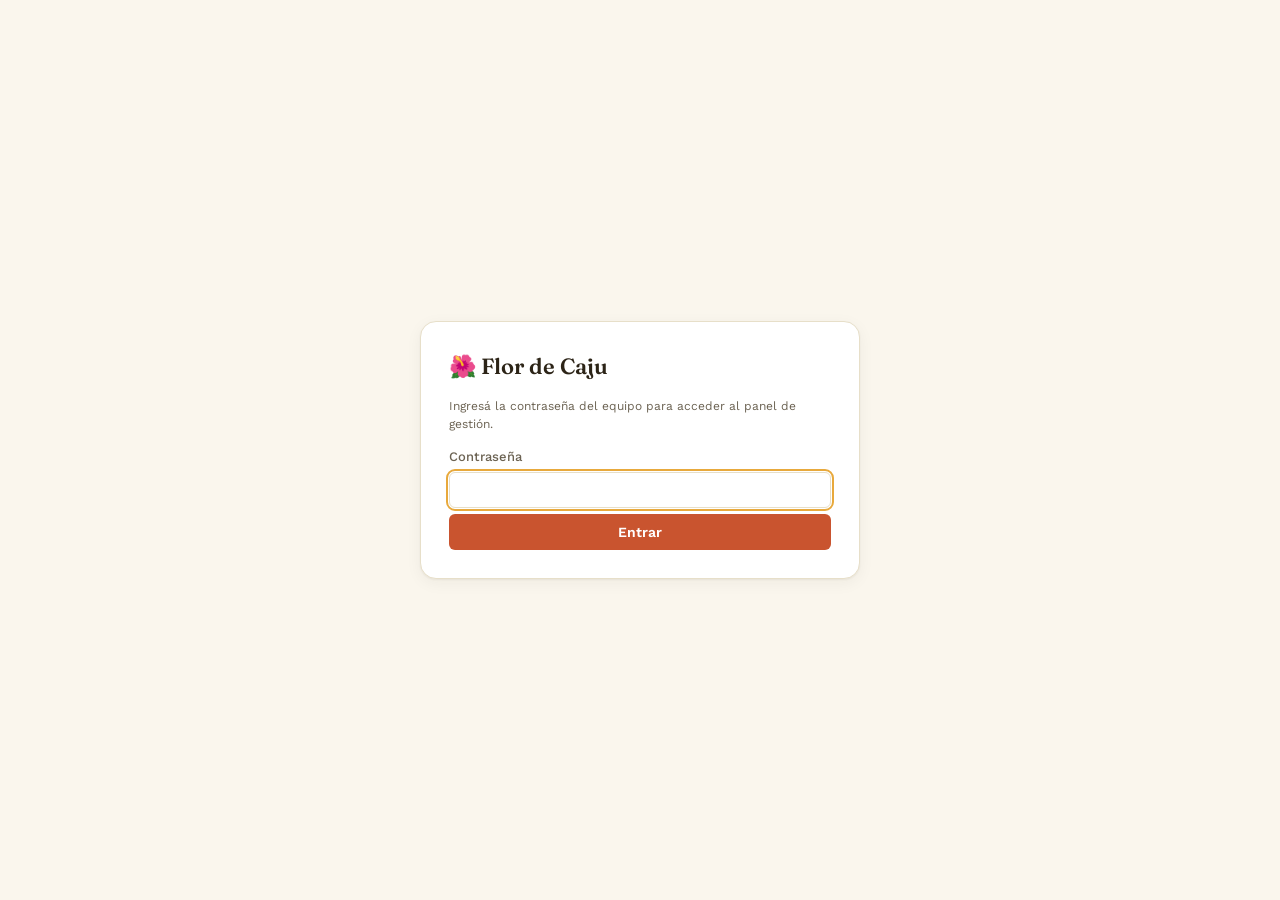
<file: sgr.html>
<!doctype html>
<html lang="es">
<head>
<meta charset="UTF-8" />
<meta name="viewport" content="width=device-width, initial-scale=1.0" />
<title>Flor de Caju · Gestión de reservas</title>
<link rel="icon" href="data:image/svg+xml,<svg xmlns=%22http://www.w3.org/2000/svg%22 viewBox=%220 0 100 100%22><text y=%22.9em%22 font-size=%2290%22>🌺</text></svg>" />
<link rel="preconnect" href="https://fonts.googleapis.com">
<link rel="preconnect" href="https://fonts.gstatic.com" crossorigin>
<link href="https://fonts.googleapis.com/css2?family=Fraunces:opsz,wght@9..144,500;9..144,600;9..144,700&family=Work+Sans:wght@400;500;600;700&display=swap" rel="stylesheet">
<link rel="stylesheet" href="css/styles.css" />
<link rel="stylesheet" href="css/overrides.css" />
</head>
<body>

<!-- Overlay de carga global: se muestra mientras hay una petición al
     backend en curso, para evitar dobles clicks mientras se sincroniza. -->
<div id="global-loading" class="hidden">
  <div class="spinner"></div>
</div>

<!-- Pantalla de login: pide la contraseña compartida antes de cargar
     cualquier dato. La validación real pasa en el backend (Apps Script);
     ver la guía de seguridad para configurarla ahí. -->
<div id="login-screen" class="setup-screen hidden">
  <div class="setup-card">
    <h1>🌺 Flor de Caju</h1>
    <p class="setup-hint">Ingresá la contraseña del equipo para acceder al panel de gestión.</p>
    <form id="form-login">
      <label>Contraseña
        <input type="password" id="login-password" required autocomplete="current-password" />
      </label>
      <p id="login-error" class="hint-text hidden" style="color: var(--color-danger);"></p>
      <button type="submit" id="btn-login-submit" class="btn btn-primary" style="width:100%; margin-top: 6px;">Entrar</button>
    </form>
  </div>
</div>

<div id="app" class="app hidden">

  <header class="topbar">
    <div class="brand">
      <svg class="brand-mark" width="34" height="34" viewBox="0 0 64 64" fill="none" xmlns="http://www.w3.org/2000/svg">
        <path d="M32 6C24 14 18 22 18 32c0 8 6 14 14 14s14-6 14-14c0-10-6-18-14-26Z" fill="var(--color-fruit)"/>
        <path d="M27 14c-6-6-14-8-20-6 2 6 6 12 12 16 3-4 5-7 8-10Z" fill="var(--color-leaf)"/>
        <circle cx="32" cy="12" r="5" fill="var(--color-flower)"/>
      </svg>
      <div class="brand-text">
        <span class="brand-name">Flor de Caju</span>
        <span class="brand-sub">Gestión de reservas</span>
      </div>
    </div>
    <nav class="tabs" id="tabs">
      <div class="tabs-group">
        <span class="tabs-group-label">Ocupación</span>
        <button class="tab active" data-tab="hoy">Hoy</button>
        <button class="tab" data-tab="calendario">Calendario</button>
        <button class="tab" data-tab="reservas">Reservas</button>
        <button class="tab" data-tab="pagos">Pagos</button>
        <button class="tab" data-tab="reportes">Reporte de ocupación</button>
      </div>
      <span class="tabs-sep"></span>
      <button class="tab tab-contabilidad" data-tab="contabilidad" title="Incluye la ocupación de la pousada + cualquier otro ingreso o gasto (ventas sueltas, insumos, etc.)">Contabilidad</button>
    </nav>
    <div class="topbar-actions">
      <span id="sync-indicator" class="sync-indicator" title="Estado de conexión">●</span>
      <button id="btn-nueva-reserva" class="btn btn-primary">+ Nueva reserva</button>
      <button id="btn-logout" class="icon-btn" title="Cerrar sesión" aria-label="Cerrar sesión">✕</button>
    </div>
  </header>

  <main class="content">

    <!-- HOY -->
    <section id="view-hoy" class="view active">
      <div class="view-header">
        <div class="month-nav">
          <button id="hoy-prev" class="icon-btn" aria-label="Día anterior">‹</button>
          <h2 id="hoy-fecha-label">Hoy · <span id="hoy-fecha">—</span></h2>
          <button id="hoy-next" class="icon-btn" aria-label="Día siguiente">›</button>
        </div>
        <button id="hoy-volver" class="btn btn-ghost hidden">Volver a hoy</button>
      </div>
      <div class="summary-cards" id="hoy-summary"></div>

      <div class="hoy-columns">
        <div class="hoy-col">
          <h3>Llegadas de hoy</h3>
          <div id="hoy-llegadas" class="hoy-list"></div>
        </div>
        <div class="hoy-col">
          <h3>Salidas de hoy</h3>
          <div id="hoy-salidas" class="hoy-list"></div>
        </div>
      </div>

      <div class="hoy-housekeeping">
        <h3>Housekeeping — habitaciones a preparar</h3>
        <p class="hint-text">Se muestran las habitaciones con check-out de hoy o de días anteriores que todavía no marcaste como limpias. "Urgente" quiere decir que hoy mismo llega otro huésped a esa habitación.</p>
        <div id="hoy-housekeeping-list" class="hoy-list"></div>
      </div>

      <div class="hoy-mantenimiento">
        <h3>Mantenimiento — tareas pendientes</h3>
        <p class="hint-text">Registrá acá cualquier arreglo o tarea (ej: "Habitación 4 necesita reparación de canilla"). Estas tareas se guardan en la planilla, junto con las reservas y los pagos, así se ven desde cualquier celular o computadora.</p>
        <form id="form-mantenimiento" class="mant-form">
          <div class="form-row">
            <label>Habitación
              <select id="m-habitacion"></select>
            </label>
            <label>Prioridad
              <select id="m-prioridad">
                <option value="normal">Normal</option>
                <option value="urgente">Urgente</option>
              </select>
            </label>
          </div>
          <label>Descripción
            <input type="text" id="m-descripcion" placeholder="¿Qué hay que arreglar o hacer?" required />
          </label>
          <div class="modal-actions">
            <span id="mant-info" class="hint-text"></span>
            <button type="submit" class="btn btn-primary">Agregar tarea</button>
          </div>
        </form>
        <div id="mant-list" class="hoy-list mant-list"></div>
      </div>
    </section>

    <!-- CALENDARIO -->
    <section id="view-calendario" class="view">
      <div class="view-header">
        <div class="month-nav">
          <button id="mes-prev" class="icon-btn" aria-label="Mes anterior">‹</button>
          <h2 id="mes-label">—</h2>
          <button id="mes-next" class="icon-btn" aria-label="Mes siguiente">›</button>
          <button id="mes-hoy" class="btn btn-ghost" type="button">Hoy</button>
        </div>
        <div class="legend">
          <span class="legend-item"><i class="dot pago-pagado"></i> Pagado</span>
          <span class="legend-item"><i class="dot pago-parcial"></i> Parcial</span>
          <span class="legend-item"><i class="dot pago-adeuda"></i> Adeuda</span>
          <span class="legend-sep"></span>
          <span class="legend-item"><span class="origen-badge origen-booking">B</span> Booking</span>
          <span class="legend-item"><span class="origen-badge origen-manual">M</span> Manual</span>
          <span class="legend-sep"></span>
          <span class="legend-item"><i class="estadia-dot dot-por-llegar"></i> Por llegar</span>
          <span class="legend-item"><i class="estadia-dot dot-en-pousada"></i> En la pousada</span>
          <span class="legend-item"><i class="estadia-dot dot-finalizada"></i> Finalizada</span>
        </div>
      </div>
      <p class="hint-text gantt-hint">Tocá un espacio vacío para crear una reserva en esa habitación y fecha, o tocá una reserva para editarla. El color de la barra indica el estado de pago; la letra (B/M) indica el origen y el puntito de la derecha si ya hizo check-in / check-out.</p>
      <div id="gantt-wrap" class="gantt-wrap"></div>
    </section>

    <!-- RESERVAS -->
    <section id="view-reservas" class="view">
      <div class="view-header">
        <h2>Reservas</h2>
        <div class="filters">
          <input id="filtro-cliente" type="text" placeholder="Buscar cliente…" />
          <select id="filtro-estado">
            <option value="">Todos los estados</option>
            <option value="confirmada">Confirmada</option>
            <option value="pendiente">Pendiente</option>
            <option value="cancelada">Cancelada</option>
          </select>
          <label class="filter-date-label">Desde
            <input id="filtro-desde" type="date" lang="pt-BR" />
          </label>
          <label class="filter-date-label">Hasta
            <input id="filtro-hasta" type="date" lang="pt-BR" />
          </label>
          <button type="button" id="btn-filtro-fechas-limpiar" class="btn btn-ghost">Limpiar fechas</button>
          <label class="filter-date-label">Ordenar por
            <select id="orden-reservas">
              <option value="checkin">Fecha de check-in</option>
              <option value="creada">Fecha de reserva (más recientes primero)</option>
            </select>
          </label>
        </div>
      </div>
      <p id="reservas-filtro-info" class="hint-text"></p>
      <div class="table-wrap">
        <table class="tbl" id="tbl-reservas">
          <thead>
            <tr>
              <th>Cliente</th>
              <th>Habitación</th>
              <th>Check-in</th>
              <th>Check-out</th>
              <th>Huéspedes</th>
              <th>Total a cobrar</th>
              <th>Pagado</th>
              <th>Saldo</th>
              <th>Estado</th>
              <th>Origen</th>
              <th>Estadía</th>
              <th></th>
            </tr>
          </thead>
          <tbody id="tbl-reservas-body"></tbody>
        </table>
      </div>
      <p id="reservas-empty" class="empty-state hidden">Todavía no cargaste ninguna reserva. Usá "Nueva reserva" para empezar.</p>
    </section>

    <!-- PAGOS -->
    <section id="view-pagos" class="view">
      <div class="view-header">
        <h2>Pagos</h2>
      </div>

      <div class="rep-block">
        <h3>Dinero cobrado en un período</h3>
        <p class="hint-text">El filtro usa la fecha en la que se registró cada pago, no las fechas de la estadía. Así, una reserva larga con un pago único no aparece sumada de nuevo en cada mes que dura la estadía.</p>
        <div class="filters" style="margin-top: 12px;">
          <label class="filter-date-label">Desde
            <input id="filtro-pagos-desde" type="date" lang="pt-BR" />
          </label>
          <label class="filter-date-label">Hasta
            <input id="filtro-pagos-hasta" type="date" lang="pt-BR" />
          </label>
          <button type="button" id="btn-filtro-pagos-limpiar" class="btn btn-ghost">Limpiar fechas</button>
        </div>
        <p id="pagos-filtro-info" class="hint-text"></p>
        <div class="summary-cards" id="pagos-summary"></div>
        <div class="table-wrap">
          <table class="tbl">
            <thead>
              <tr>
                <th>Fecha de pago</th>
                <th>Cliente</th>
                <th>Habitación</th>
                <th>Método</th>
                <th>Monto</th>
                <th>Notas</th>
                <th></th>
              </tr>
            </thead>
            <tbody id="tbl-pagos-periodo-body"></tbody>
          </table>
        </div>
      </div>

      <div class="view-header" style="margin-top: 8px;">
        <h2>Estado de cuentas</h2>
        <div class="filters">
          <input id="filtro-pagos-cliente" type="text" placeholder="Buscar cliente…" />
        </div>
      </div>
      <p class="hint-text">Saldo total por reserva activa, sin importar fechas — para ver quién debe y registrar un cobro nuevo.</p>
      <div class="table-wrap">
        <table class="tbl">
          <thead>
            <tr>
              <th>Cliente</th>
              <th>Habitación</th>
              <th>Total a cobrar</th>
              <th>Pagado</th>
              <th>Saldo pendiente</th>
              <th>Estado de pago</th>
              <th></th>
            </tr>
          </thead>
          <tbody id="tbl-pagos-body"></tbody>
        </table>
      </div>
    </section>

    <!-- REPORTES -->
    <section id="view-reportes" class="view">
      <div class="view-header">
        <div class="month-nav">
          <button id="rep-prev" class="icon-btn" aria-label="Período anterior">‹</button>
          <h2 id="rep-label">—</h2>
          <button id="rep-next" class="icon-btn" aria-label="Período siguiente">›</button>
        </div>
        <div class="filters">
          <select id="rep-periodo">
            <option value="semana">Semanal</option>
            <option value="mes" selected>Mensual</option>
            <option value="anio">Anual</option>
          </select>
          <button type="button" id="rep-hoy" class="btn btn-ghost">Período actual</button>
        </div>
      </div>

      <div class="summary-cards" id="rep-summary"></div>

      <div class="rep-grid">
        <div class="rep-block">
          <h3>Tendencia</h3>
          <p class="hint-text">Ingresos facturados en los últimos períodos comparables.</p>
          <div id="rep-tendencia" class="rep-chart"></div>
        </div>
        <div class="rep-block">
          <h3>Sugerencia de precios</h3>
          <div id="rep-sugerencia" class="rep-suggestion"></div>
        </div>
      </div>

      <div class="rep-block">
        <h3>Desglose por habitación</h3>
        <div class="table-wrap">
          <table class="tbl">
            <thead>
              <tr>
                <th>Habitación</th>
                <th>Noches ocupadas</th>
                <th>Ocupación</th>
                <th>Precio prom. / noche</th>
                <th>Ingresos</th>
              </tr>
            </thead>
            <tbody id="rep-habitaciones-body"></tbody>
          </table>
        </div>
      </div>

      <div class="rep-block">
        <h3>Reservas por origen</h3>
        <div class="table-wrap">
          <table class="tbl">
            <thead>
              <tr>
                <th>Origen</th>
                <th>Reservas</th>
                <th>%</th>
                <th>Ingresos</th>
              </tr>
            </thead>
            <tbody id="rep-origen-body"></tbody>
          </table>
        </div>
      </div>
    </section>

    <!-- CONTABILIDAD -->
    <section id="view-contabilidad" class="view">
      <div class="view-header">
        <h2>Contabilidad</h2>
        <div class="filters">
          <select id="cont-tipo-periodo">
            <option value="mes">Mensual</option>
            <option value="anio" selected>Anual</option>
            <option value="todo">Todo el histórico</option>
          </select>
          <label class="filter-date-label" id="cont-anio-wrap">Año
            <select id="cont-anio"></select>
          </label>
          <label class="filter-date-label" id="cont-mes-wrap">Mes
            <select id="cont-mes"></select>
          </label>
          <button type="button" id="cont-refrescar" class="btn btn-ghost">Actualizar desde la planilla</button>
        </div>
      </div>
      <p class="hint-text">Datos leídos directamente de tu planilla "Contabilidad Flor de Caju" (una hoja por mes). Usá "Actualizar desde la planilla" si acabás de cargar movimientos ahí y todavía no los ves acá.</p>
      <p id="cont-error" class="hint-text hidden" style="color: var(--color-danger);"></p>

      <div class="summary-cards" id="cont-summary"></div>

      <div class="rep-grid">
        <div class="rep-block">
          <h3>Ingresos vs. gastos por mes</h3>
          <div id="cont-tendencia" class="rep-chart"></div>
        </div>
        <div class="rep-block">
          <h3>Por categoría</h3>
          <div class="table-wrap">
            <table class="tbl">
              <thead>
                <tr>
                  <th>Categoría</th>
                  <th>Ingresos</th>
                  <th>Gastos</th>
                  <th>Saldo</th>
                </tr>
              </thead>
              <tbody id="cont-categorias-body"></tbody>
            </table>
          </div>
        </div>
      </div>
<form id="form-movimiento-contable" class="mant-form">
  <input type="hidden" id="mc-id" />
  <div class="form-row">
    <label>Fecha
      <input type="date" id="mc-fecha" lang="pt-BR" required />
    </label>
    <label>Tipo
      <select id="mc-tipo">
        <option value="ingreso">Ingreso</option>
        <option value="gasto">Gasto</option>
      </select>
    </label>
    <label>Monto (BRL)
      <input type="number" id="mc-monto" min="0" step="0.01" required />
    </label>
  </div>
  <div class="form-row">
    <label>Categoría
      <input type="text" id="mc-categoria" placeholder="Ej: Limpieza, Insumos, Alojamiento…" />
    </label>
    <label>Método de pago
      <input type="text" id="mc-metodo" placeholder="Ej: Pix, Efectivo…" />
    </label>
  </div>
  <label>Concepto
    <input type="text" id="mc-concepto" placeholder="Descripción breve" required />
  </label>
  <label>Anotaciones
    <input type="text" id="mc-anotaciones" placeholder="Opcional" />
  </label>
  <div class="modal-actions">
    <span id="mc-info" class="hint-text"></span>
    <button type="button" id="btn-mc-cancelar" class="btn btn-ghost hidden">Cancelar edición</button>
    <button type="submit" class="btn btn-primary">Agregar movimiento</button>
  </div>
</form>
      <div class="view-header" style="margin-top: 8px;">
        <h2>Movimientos</h2>
        <div class="filters">
          <input id="filtro-cont-texto" type="text" placeholder="Buscar categoría, concepto o anotación…" />
        </div>
      </div>
      <div class="table-wrap">
        <table class="tbl">
          <thead>
            <tr>
              <th>Fecha</th>
              <th>Categoría</th>
              <th>Concepto</th>
              <th>Método de pago</th>
              <th>Ingreso</th>
              <th>Gasto</th>
              <th>Anotaciones</th>
              <th></th>
            </tr>
          </thead>
          <tbody id="cont-movimientos-body"></tbody>
        </table>
      </div>
    </section>

  </main>
</div>

<!-- MODAL: Nueva/Editar reserva -->
<div id="modal-reserva" class="modal hidden">
  <div class="modal-card">
    <div class="modal-header">
      <h3 id="modal-reserva-title">Nueva reserva</h3>
      <button class="icon-btn modal-close" data-close>&times;</button>
    </div>
    <form id="form-reserva">
      <input type="hidden" id="f-res-id" />

      <div id="f-estadia-actions" class="estadia-actions hidden">
        <button type="button" id="btn-toggle-checkin" class="chip chip-checkin">Check-in</button>
        <button type="button" id="btn-toggle-checkout" class="chip chip-checkout">Check-out</button>
        <span class="hint-text">Se guardan al toque, sin necesidad de tocar "Guardar reserva".</span>
      </div>

      <div class="form-row">
        <label>Habitación
          <select id="f-habitacion" required></select>
        </label>
        <label>Huéspedes
          <input type="number" id="f-huespedes" min="1" value="1" required />
        </label>
      </div>
      <div class="form-row">
        <label>Cliente
          <input type="text" id="f-cliente" required placeholder="Nombre y apellido" />
        </label>
        <label>Teléfono
          <input type="text" id="f-telefono" placeholder="+55 84 9..." />
        </label>
      </div>
      <div class="form-row">
        <label>Email
          <input type="email" id="f-email" />
        </label>
        <label>Estado de la reserva
          <select id="f-estado">
            <option value="confirmada">Confirmada</option>
            <option value="pendiente">Pendiente</option>
            <option value="cancelada">Cancelada</option>
          </select>
        </label>
      </div>
      <div class="form-row">
        <label>Check-in
          <input type="date" id="f-checkin" lang="pt-BR" required />
        </label>
        <label>Check-out
          <input type="date" id="f-checkout" lang="pt-BR" required />
        </label>
      </div>
      <div class="form-row">
        <label>Precio total (BRL)
          <input type="number" id="f-precio" min="0" step="0.01" required />
        </label>
        <label>Origen de la reserva
          <select id="f-origen">
            <option value="Booking">Booking</option>
            <option value="WhatsApp">WhatsApp</option>
            <option value="Directo">Directo / Walk-in</option>
            <option value="Otro">Otro</option>
          </select>
        </label>
      </div>
      <p id="f-noches-info" class="hint-text">—</p>

      <div id="f-disponibilidad-warning" class="warning-box hidden"></div>

      <div id="f-pago-inicial-wrap" class="pago-inicial-box">
        <span class="form-section-title">Pago</span>
        <label>¿Ya pagó algo?
          <select id="f-pago-inicial">
            <option value="ninguno">Todavía no pagó nada</option>
            <option value="parcial">Pagó una seña / parte</option>
            <option value="completo">Pagó el total</option>
          </select>
        </label>
        <div id="f-pago-inicial-detalle" class="form-row hidden">
          <label>Monto pagado (BRL)
            <input type="number" id="f-pago-inicial-monto" min="0" step="0.01" />
          </label>
          <label>Método
            <select id="f-pago-inicial-metodo">
              <option value="Pix">Pix</option>
              <option value="Efectivo">Efectivo</option>
              <option value="Transferencia">Transferencia</option>
              <option value="Tarjeta">Tarjeta</option>
              <option value="Otro">Otro</option>
            </select>
          </label>
        </div>
      </div>

      <label>Notas
        <textarea id="f-notas" rows="2" placeholder="Pedidos especiales, forma de llegada, etc."></textarea>
      </label>

      <div id="f-info-adicional" class="info-adicional-box hidden">
        <span class="form-section-title">Información de la reserva</span>
        <div id="f-info-resumen" class="hint-text"></div>
        <div id="f-info-pagos-historial" class="pagos-historial-mini"></div>

        <div class="consumos-box">
          <span class="form-section-title">Consumos / extras</span>
          <p class="hint-text">Bebidas, lavandería, excursiones, etc. Si lo dejás en "Todavía no cobrado", se suma al saldo de la reserva y NO cuenta como ingreso en Contabilidad hasta que lo marques como cobrado (ahí entra con la fecha del cobro).</p>
          <div id="f-consumos-lista" class="consumos-lista"></div>
          <div class="consumo-form">
            <input type="text" id="c-descripcion" placeholder="Ej: 2 Coca-Cola" />
            <input type="number" id="c-monto" min="0" step="0.01" placeholder="Monto (BRL)" />
            <select id="c-metodo" aria-label="Método de cobro">
              <option value="">Todavía no cobrado</option>
              <option value="Pix">Cobrado · Pix</option>
              <option value="Efectivo">Cobrado · Efectivo</option>
              <option value="Transferencia">Cobrado · Transferencia</option>
              <option value="Tarjeta">Cobrado · Tarjeta</option>
              <option value="Otro">Cobrado · Otro</option>
            </select>
            <button type="button" id="btn-agregar-consumo" class="btn btn-primary">Agregar</button>
          </div>
        </div>

        <button type="button" id="btn-generar-comprobante" class="btn btn-primary">📄 Generar comprobante (PDF)</button>
        <button type="button" id="btn-ir-a-pago" class="btn btn-ghost">Ver / registrar pagos</button>
      </div>

      <div class="modal-actions">
        <button type="button" id="btn-eliminar-reserva" class="btn btn-danger hidden">Eliminar reserva</button>
        <div class="modal-actions-right">
          <button type="button" class="btn btn-ghost" data-close>Cancelar</button>
          <button type="submit" class="btn btn-primary">Guardar reserva</button>
        </div>
      </div>
    </form>
  </div>
</div>

<!-- MODAL: Registrar pago -->
<div id="modal-pago" class="modal hidden">
  <div class="modal-card modal-card-sm">
    <div class="modal-header">
      <h3>Registrar pago</h3>
      <button class="icon-btn modal-close" data-close>&times;</button>
    </div>
    <form id="form-pago">
      <input type="hidden" id="p-reserva-id" />
      <p id="p-reserva-info" class="hint-text"></p>
      <div class="form-row">
        <label>Fecha
          <input type="date" id="p-fecha" lang="pt-BR" required />
        </label>
        <label>Monto (BRL)
          <input type="number" id="p-monto" min="0" step="0.01" required />
        </label>
      </div>
      <label>Método de pago
        <select id="p-metodo">
          <option value="Pix">Pix</option>
          <option value="Efectivo">Efectivo</option>
          <option value="Transferencia">Transferencia</option>
          <option value="Tarjeta">Tarjeta</option>
          <option value="Otro">Otro</option>
        </select>
      </label>
      <label>Notas
        <input type="text" id="p-notas" placeholder="Opcional" />
      </label>
      <div class="modal-actions">
        <div class="modal-actions-right">
          <button type="button" class="btn btn-ghost" data-close>Cancelar</button>
          <button type="submit" class="btn btn-primary">Guardar pago</button>
        </div>
      </div>
    </form>
    <div id="pagos-historial" class="pagos-historial"></div>
  </div>
</div>

<div id="toast" class="toast hidden"></div>

<script src="js/auth.js"></script>
<script src="js/api.js"></script>
<script src="js/state.js"></script>
<script src="js/calendario.js"></script>
<script src="js/reservas.js"></script>
<script src="js/pagos.js"></script>
<script src="js/hoy.js"></script>
<script src="js/habitaciones.js"></script>
<script src="js/mantenimiento.js"></script>
<script src="js/reportes.js"></script>
<script src="js/contabilidad.js"></script>
<script src="js/comprobante.js"></script>
<script src="js/app.js"></script>
</body>
</html>
</file>
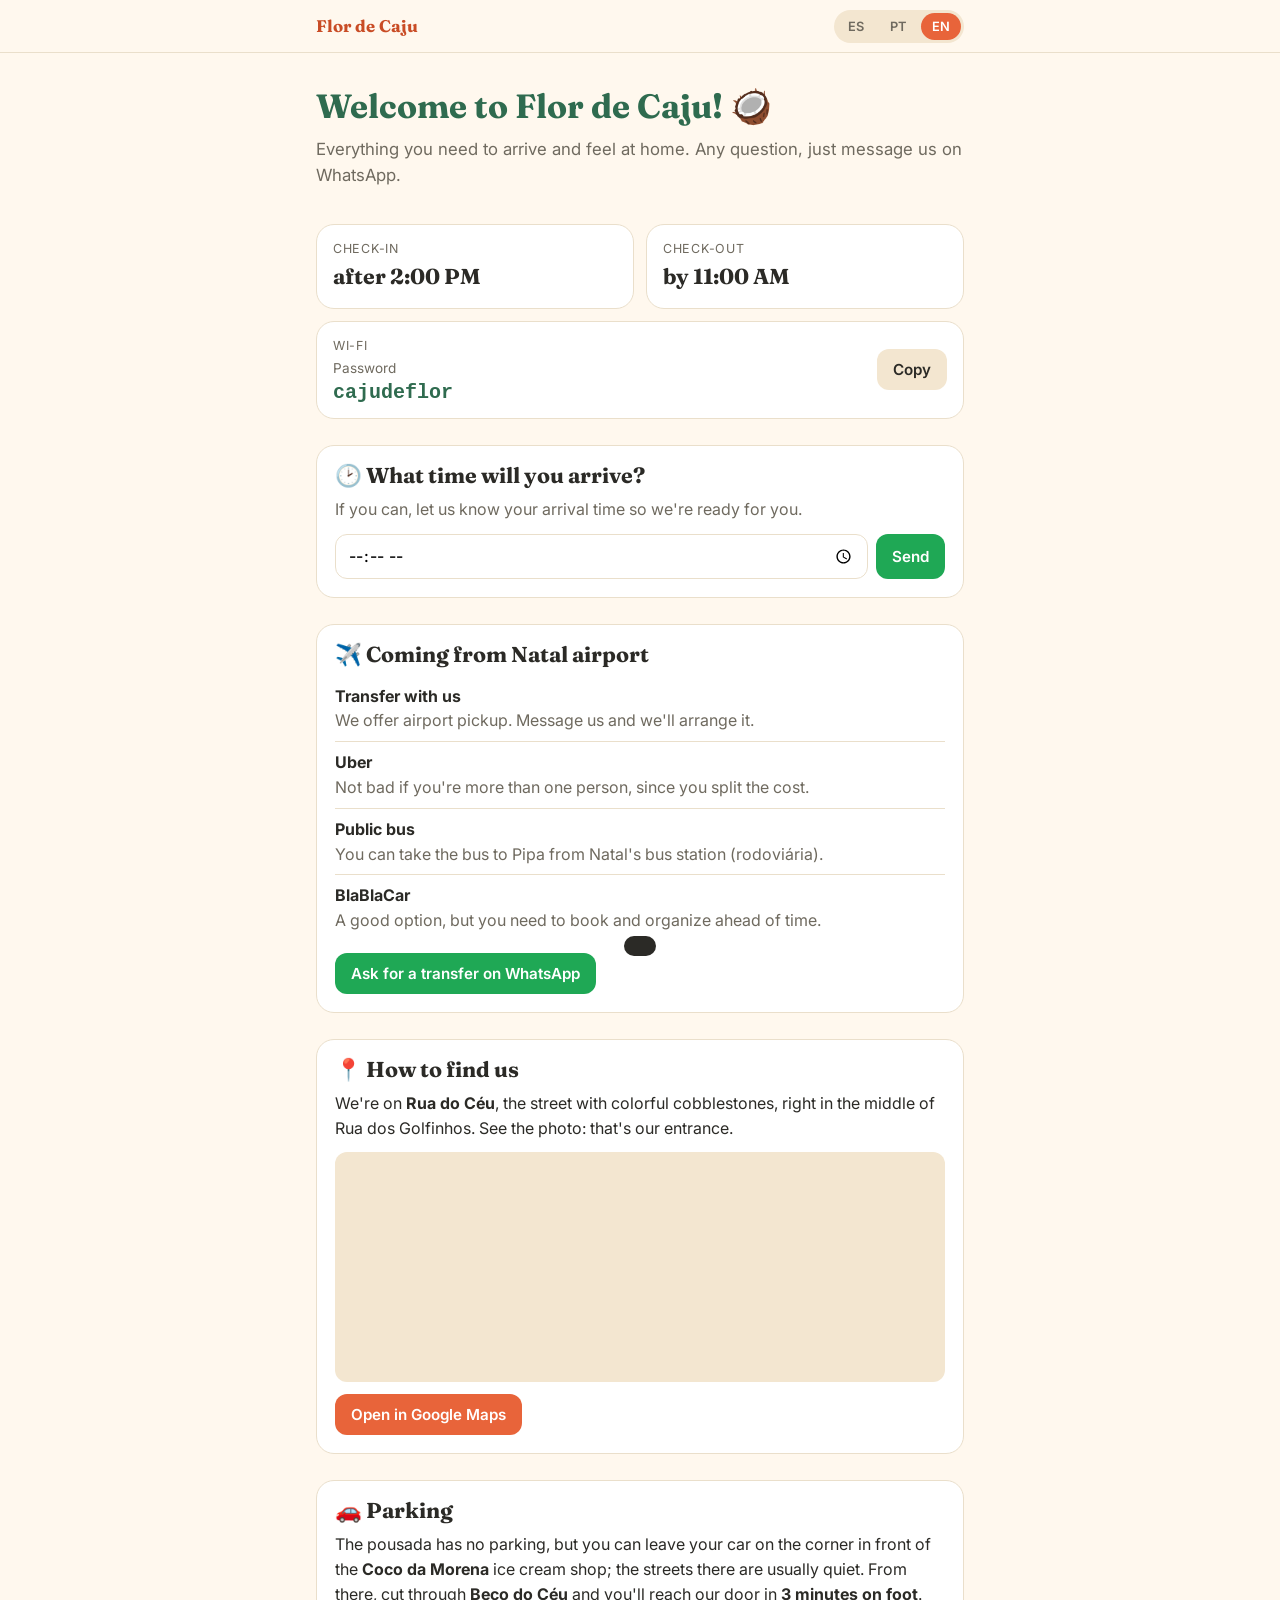
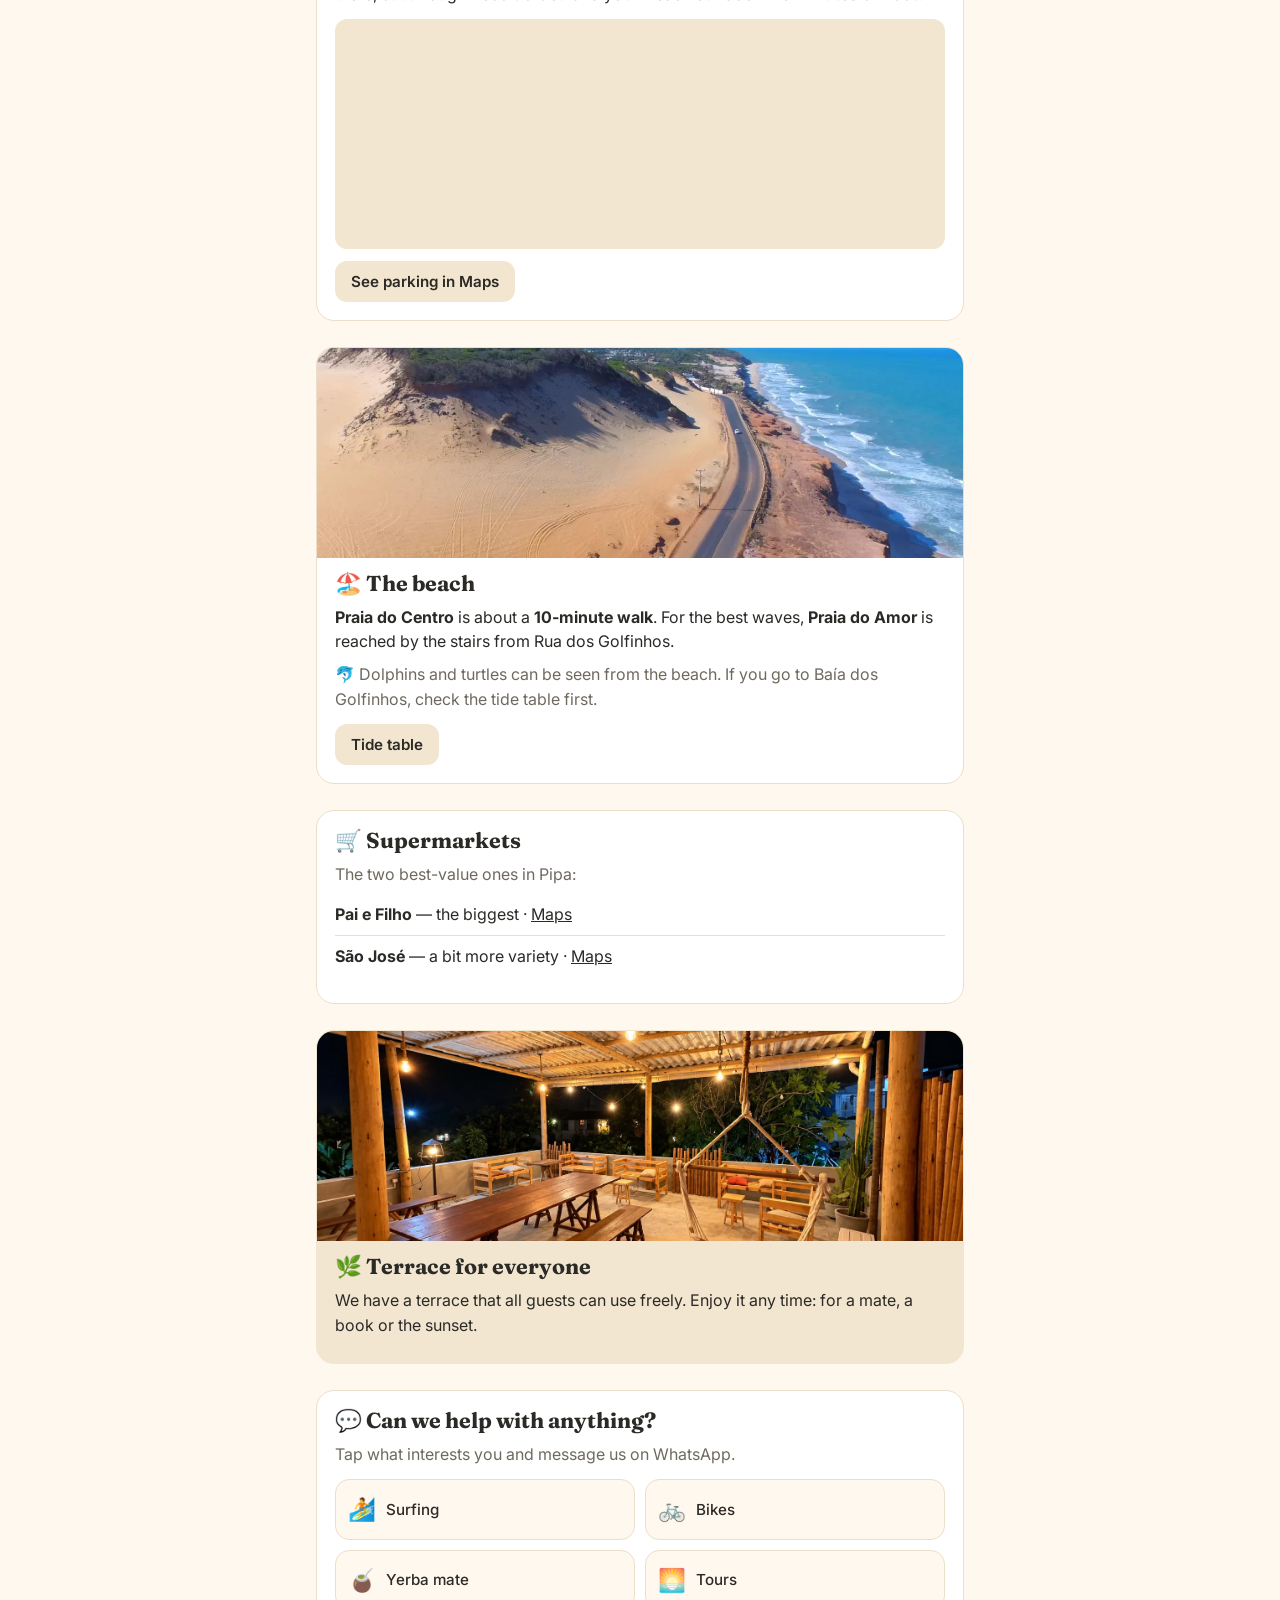
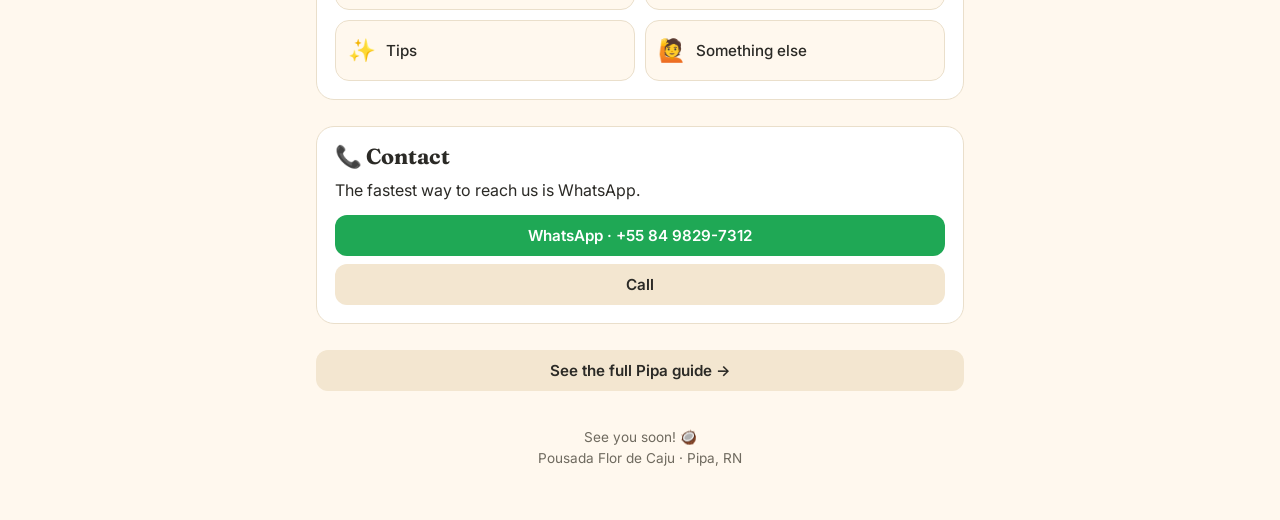
<file: welcome.html>
<!doctype html>
<html lang="es" data-lang="es">
<head>
<meta charset="utf-8">
<meta name="viewport" content="width=device-width, initial-scale=1">
<title>Welcome · Pousada Flor de Caju</title>
<meta name="description" content="Welcome guide · Bienvenido · Bem-vindo — Pousada Flor de Caju, Pipa, RN">
<meta name="robots" content="noindex">
<link rel="preconnect" href="https://fonts.googleapis.com">
<link rel="preconnect" href="https://fonts.gstatic.com" crossorigin>
<link href="https://fonts.googleapis.com/css2?family=Fraunces:opsz,wght@9..144,600;9..144,700&family=Inter:wght@400;500;600&display=swap" rel="stylesheet">
<style>
:root{
  --cream:#fff8ee; --card:#ffffff; --ink:#2b2a26; --muted:#6f6a5f;
  --caju:#e8643a; --caju-dark:#c94c25; --leaf:#2f6b4f; --sand:#f3e6d0; --line:#eadfcb;
  --radius:18px;
}
*{box-sizing:border-box}
html{scroll-behavior:smooth}
body{margin:0;background:var(--cream);color:var(--ink);font-family:Inter,system-ui,sans-serif;line-height:1.55;-webkit-text-size-adjust:100%}
h1,h2,h3{font-family:Fraunces,Georgia,serif;line-height:1.15;margin:0}
a{color:inherit}
.wrap{max-width:680px;margin:0 auto;padding:0 16px}

/* language switch: only the active language is shown */
[data-l]{display:none}
html[data-lang="es"] [data-l="es"],
html[data-lang="pt"] [data-l="pt"],
html[data-lang="en"] [data-l="en"]{display:revert}

/* top bar */
.top{position:sticky;top:0;z-index:10;background:rgba(255,248,238,.92);backdrop-filter:blur(8px);border-bottom:1px solid var(--line)}
.top .wrap{display:flex;align-items:center;justify-content:space-between;height:52px}
.brand{font-family:Fraunces,serif;font-weight:700;font-size:1.05rem;color:var(--caju-dark);text-decoration:none}
.lang{display:flex;gap:4px;background:var(--sand);border-radius:999px;padding:3px}
.lang button{border:0;background:transparent;font:600 .8rem Inter,sans-serif;padding:6px 11px;border-radius:999px;color:var(--muted);cursor:pointer}
.lang button[aria-pressed="true"]{background:var(--caju);color:#fff}

/* hero */
.hero{padding:34px 0 18px}
.hero h1{font-size:2.1rem;color:var(--leaf)}
.hero p{margin:10px 0 0;color:var(--muted);font-size:1.05rem}

/* quick facts */
.facts{display:grid;grid-template-columns:1fr 1fr;gap:12px;margin:18px 0}
.fact{background:var(--card);border:1px solid var(--line);border-radius:var(--radius);padding:14px 16px}
.fact small{display:block;color:var(--muted);font-size:.78rem;text-transform:uppercase;letter-spacing:.06em}
.fact strong{display:block;font-family:Fraunces,serif;font-size:1.35rem;margin-top:2px}
.fact.wide{grid-column:1/-1}
.wifi{display:flex;align-items:center;justify-content:space-between;gap:12px}
.wifi code{font:600 1.25rem ui-monospace,Menlo,monospace;color:var(--leaf);user-select:all}

/* cards */
section{margin:26px 0}
.card{background:var(--card);border:1px solid var(--line);border-radius:var(--radius);padding:18px;overflow:hidden}
.card h2{font-size:1.35rem;margin-bottom:8px}
.card p{margin:8px 0}
.muted{color:var(--muted)}
.photo{display:block;width:calc(100% + 36px);margin:-18px -18px 14px;height:210px;object-fit:cover;background:var(--sand)}
.photo[hidden]{display:none}
iframe{display:block;width:100%;height:230px;border:0;border-radius:12px;margin-top:12px;background:var(--sand)}

/* buttons */
.btn{display:inline-flex;align-items:center;justify-content:center;gap:8px;border:0;cursor:pointer;text-decoration:none;font:600 .95rem Inter,sans-serif;padding:11px 16px;border-radius:12px;background:var(--caju);color:#fff}
.btn:active{background:var(--caju-dark)}
.btn.ghost{background:var(--sand);color:var(--ink)}
.btn.wa{background:#1fa855}
.btn.block{width:100%}
.row{display:flex;flex-wrap:wrap;gap:8px;margin-top:12px}

/* arrival */
.arrive{display:flex;gap:8px;margin-top:12px}
.arrive input{flex:1;font:500 1rem Inter,sans-serif;padding:10px 12px;border:1px solid var(--line);border-radius:12px;background:#fff;min-width:0}

/* ask chips */
.chips{display:grid;grid-template-columns:1fr 1fr;gap:10px;margin-top:12px}
.chip{display:flex;align-items:center;gap:10px;text-decoration:none;background:var(--cream);border:1px solid var(--line);border-radius:14px;padding:12px;font-weight:500;font-size:.95rem}
.chip span.e{font-size:1.4rem}

ul.clean{list-style:none;padding:0;margin:8px 0}
ul.clean li{padding:8px 0;border-top:1px solid var(--line)}
ul.clean li:first-child{border-top:0}

footer{padding:10px 0 50px;text-align:center;color:var(--muted);font-size:.85rem}
.toast{position:fixed;left:50%;bottom:24px;transform:translateX(-50%) translateY(80px);background:var(--ink);color:#fff;padding:10px 16px;border-radius:999px;font-size:.9rem;transition:transform .25s;z-index:20}
.toast.show{transform:translateX(-50%) translateY(0)}
</style>
</head>
<body>

<header class="top">
  <div class="wrap">
    <a class="brand" href="#top">Flor de Caju</a>
    <div class="lang" role="group" aria-label="Language">
      <button data-set="es" aria-pressed="true">ES</button>
      <button data-set="pt" aria-pressed="false">PT</button>
      <button data-set="en" aria-pressed="false">EN</button>
    </div>
  </div>
</header>

<main class="wrap" id="top">

  <div class="hero">
    <h1>
      <span data-l="es">¡Bienvenidos a Flor de Caju! 🥥</span>
      <span data-l="pt">Bem-vindos à Flor de Caju! 🥥</span>
      <span data-l="en">Welcome to Flor de Caju! 🥥</span>
    </h1>
    <p>
      <span data-l="es">Todo lo que necesitás para llegar y sentirte como en casa. Cualquier duda, nos escribís por WhatsApp.</span>
      <span data-l="pt">Tudo o que você precisa para chegar e se sentir em casa. Qualquer dúvida, é só chamar no WhatsApp.</span>
      <span data-l="en">Everything you need to arrive and feel at home. Any question, just message us on WhatsApp.</span>
    </p>
  </div>

  <!-- QUICK FACTS -->
  <div class="facts">
    <div class="fact">
      <small><span data-l="es">Check-in</span><span data-l="pt">Check-in</span><span data-l="en">Check-in</span></small>
      <strong><span data-l="es">después de las 14:00</span><span data-l="pt">a partir das 14h</span><span data-l="en">after 2:00 PM</span></strong>
    </div>
    <div class="fact">
      <small><span data-l="es">Check-out</span><span data-l="pt">Check-out</span><span data-l="en">Check-out</span></small>
      <strong><span data-l="es">hasta las 11:00</span><span data-l="pt">até as 11h</span><span data-l="en">by 11:00 AM</span></strong>
    </div>
    <div class="fact wide wifi">
      <div>
        <small>Wi-Fi</small>
        <span class="muted" style="font-size:.85rem">
          <span data-l="es">Clave</span><span data-l="pt">Senha</span><span data-l="en">Password</span>
        </span><br>
        <code id="wifi">cajudeflor</code>
      </div>
      <button class="btn ghost" id="copyWifi">
        <span data-l="es">Copiar</span><span data-l="pt">Copiar</span><span data-l="en">Copy</span>
      </button>
    </div>
  </div>

  <!-- ARRIVAL TIME -->
  <section>
    <div class="card">
      <h2>
        <span data-l="es">🕑 ¿A qué hora llegás?</span>
        <span data-l="pt">🕑 A que horas você chega?</span>
        <span data-l="en">🕑 What time will you arrive?</span>
      </h2>
      <p class="muted">
        <span data-l="es">Si podés, avisanos tu horario de llegada así te estamos esperando.</span>
        <span data-l="pt">Se puder, avise o horário de chegada para te esperarmos.</span>
        <span data-l="en">If you can, let us know your arrival time so we're ready for you.</span>
      </p>
      <form class="arrive" id="arriveForm">
        <input type="time" id="arriveTime" required aria-label="Arrival time">
        <button class="btn wa" type="submit">
          <span data-l="es">Avisar</span><span data-l="pt">Avisar</span><span data-l="en">Send</span>
        </button>
      </form>
    </div>
  </section>

  <!-- FROM THE AIRPORT -->
  <section id="airport">
    <div class="card">
      <h2>
        <span data-l="es">✈️ Si venís desde el aeropuerto de Natal</span>
        <span data-l="pt">✈️ Vindo do aeroporto de Natal</span>
        <span data-l="en">✈️ Coming from Natal airport</span>
      </h2>
      <ul class="clean">
        <li>
          <b><span data-l="es">Traslado con nosotros</span><span data-l="pt">Traslado com a gente</span><span data-l="en">Transfer with us</span></b><br>
          <span class="muted">
            <span data-l="es">Ofrecemos traslado desde el aeropuerto. Escribinos y lo coordinamos.</span>
            <span data-l="pt">Oferecemos traslado do aeroporto. Fale com a gente e combinamos.</span>
            <span data-l="en">We offer airport pickup. Message us and we'll arrange it.</span>
          </span>
        </li>
        <li>
          <b>Uber</b><br>
          <span class="muted">
            <span data-l="es">No está mal si son más de una persona, porque se reparte el costo.</span>
            <span data-l="pt">Vale a pena se forem mais pessoas, porque o custo é dividido.</span>
            <span data-l="en">Not bad if you're more than one person, since you split the cost.</span>
          </span>
        </li>
        <li>
          <b><span data-l="es">Bus público</span><span data-l="pt">Ônibus</span><span data-l="en">Public bus</span></b><br>
          <span class="muted">
            <span data-l="es">Podés tomar el bus a Pipa desde la terminal de ómnibus (rodoviária) de Natal.</span>
            <span data-l="pt">Dá para pegar o ônibus para Pipa na rodoviária de Natal.</span>
            <span data-l="en">You can take the bus to Pipa from Natal's bus station (rodoviária).</span>
          </span>
        </li>
        <li>
          <b>BlaBlaCar</b><br>
          <span class="muted">
            <span data-l="es">Buena opción, pero hay que reservar y organizar con anticipación.</span>
            <span data-l="pt">Boa opção, mas é preciso reservar e se organizar com antecedência.</span>
            <span data-l="en">A good option, but you need to book and organize ahead of time.</span>
          </span>
        </li>
      </ul>
      <div class="row">
        <a class="btn wa" data-wa="transfer" href="#">
          <span data-l="es">Pedir traslado por WhatsApp</span><span data-l="pt">Pedir traslado pelo WhatsApp</span><span data-l="en">Ask for a transfer on WhatsApp</span>
        </a>
      </div>
    </div>
  </section>

  <!-- HOW TO FIND US -->
  <section id="location">
    <div class="card">
      <h2>
        <span data-l="es">📍 Cómo encontrarnos</span>
        <span data-l="pt">📍 Como nos encontrar</span>
        <span data-l="en">📍 How to find us</span>
      </h2>
      <p>
        <span data-l="es">Estamos en la <b>Rua do Céu</b>, la calle de adoquines de colores, justo a la mitad de la Rua dos Golfinhos. Fijate en la foto: así es nuestra entrada.</span>
        <span data-l="pt">Estamos na <b>Rua do Céu</b>, a rua de paralelepípedos coloridos, bem no meio da Rua dos Golfinhos. Olhe a foto: essa é a nossa entrada.</span>
        <span data-l="en">We're on <b>Rua do Céu</b>, the street with colorful cobblestones, right in the middle of Rua dos Golfinhos. See the photo: that's our entrance.</span>
      </p>
      <iframe loading="lazy" title="Pousada Flor de Caju" src="https://www.google.com/maps?q=-6.229343,-35.050782&z=17&output=embed"></iframe>
      <div class="row">
        <a class="btn" target="_blank" rel="noopener" href="https://maps.app.goo.gl/joUQLnKx33frjnSt7">
          <span data-l="es">Abrir en Google Maps</span><span data-l="pt">Abrir no Google Maps</span><span data-l="en">Open in Google Maps</span>
        </a>
      </div>
    </div>
  </section>

  <!-- PARKING -->
  <section>
    <div class="card">
      <h2>
        <span data-l="es">🚗 Estacionamiento</span>
        <span data-l="pt">🚗 Estacionamento</span>
        <span data-l="en">🚗 Parking</span>
      </h2>
      <p>
        <span data-l="es">La pousada no tiene estacionamiento, pero podés dejar el auto en la esquina frente a la heladería <b>Coco da Morena</b>; las calles de ahí suelen estar tranquilas. Desde ahí cruzás por el <b>Beco do Céu</b> y en <b>3 minutos caminando</b> llegás a nuestra puerta.</span>
        <span data-l="pt">A pousada não tem estacionamento, mas você pode deixar o carro na esquina em frente à sorveteria <b>Coco da Morena</b>; as ruas ali costumam ser tranquilas. De lá, atravesse pelo <b>Beco do Céu</b> e em <b>3 minutos a pé</b> você chega à nossa porta.</span>
        <span data-l="en">The pousada has no parking, but you can leave your car on the corner in front of the <b>Coco da Morena</b> ice cream shop; the streets there are usually quiet. From there, cut through <b>Beco do Céu</b> and you'll reach our door in <b>3 minutes on foot</b>.</span>
      </p>
      <iframe loading="lazy" title="Coco da Morena" src="https://www.google.com/maps?q=Coco+da+Morena+Pipa+Tibau+do+Sul&output=embed"></iframe>
      <div class="row">
        <a class="btn ghost" target="_blank" rel="noopener" href="https://www.google.com/maps/search/?api=1&query=Coco+da+Morena+Pipa+Tibau+do+Sul">
          <span data-l="es">Ver estacionamiento en Maps</span><span data-l="pt">Ver estacionamento no Maps</span><span data-l="en">See parking in Maps</span>
        </a>
      </div>
    </div>
  </section>

  <!-- BEACH -->
  <section>
    <div class="card">
      <img class="photo" data-photo="galeria-praia,hero-3" alt="Praia da Pipa" hidden>
      <h2>
        <span data-l="es">🏖️ La playa</span>
        <span data-l="pt">🏖️ A praia</span>
        <span data-l="en">🏖️ The beach</span>
      </h2>
      <p>
        <span data-l="es">La <b>Praia do Centro</b> está a unos <b>10 minutos caminando</b>. Para las mejores olas, la <b>Praia do Amor</b> se alcanza bajando por la escalera desde la Rua dos Golfinhos.</span>
        <span data-l="pt">A <b>Praia do Centro</b> fica a uns <b>10 minutos a pé</b>. Para as melhores ondas, a <b>Praia do Amor</b> é acessada pela escada na Rua dos Golfinhos.</span>
        <span data-l="en"><b>Praia do Centro</b> is about a <b>10-minute walk</b>. For the best waves, <b>Praia do Amor</b> is reached by the stairs from Rua dos Golfinhos.</span>
      </p>
      <p class="muted">
        <span data-l="es">🐬 Los delfines y las tortugas se ven desde la playa. Si vas a Baía dos Golfinhos, mirá antes la tabla de mareas.</span>
        <span data-l="pt">🐬 Golfinhos e tartarugas aparecem da própria praia. Se for à Baía dos Golfinhos, confira antes a tábua de marés.</span>
        <span data-l="en">🐬 Dolphins and turtles can be seen from the beach. If you go to Baía dos Golfinhos, check the tide table first.</span>
      </p>
      <div class="row">
        <a class="btn ghost" target="_blank" rel="noopener" href="https://tabuademares.com/br/rio-grande-do-norte/tibau-do-sul">
          <span data-l="es">Tabla de mareas</span><span data-l="pt">Tábua de marés</span><span data-l="en">Tide table</span>
        </a>
      </div>
    </div>
  </section>

  <!-- SUPERMARKETS -->
  <section>
    <div class="card">
      <h2>
        <span data-l="es">🛒 Supermercados</span>
        <span data-l="pt">🛒 Supermercados</span>
        <span data-l="en">🛒 Supermarkets</span>
      </h2>
      <p class="muted">
        <span data-l="es">Los dos más convenientes de Pipa:</span>
        <span data-l="pt">Os dois mais em conta de Pipa:</span>
        <span data-l="en">The two best-value ones in Pipa:</span>
      </p>
      <ul class="clean">
        <li><b>Pai e Filho</b> — <span data-l="es">el más grande</span><span data-l="pt">o maior</span><span data-l="en">the biggest</span>
          · <a target="_blank" rel="noopener" href="https://www.google.com/maps/search/?api=1&query=Supermercado+Pai+e+Filho+Pipa">Maps</a></li>
        <li><b>São José</b> — <span data-l="es">un poco más de variedad</span><span data-l="pt">um pouco mais de variedade</span><span data-l="en">a bit more variety</span>
          · <a target="_blank" rel="noopener" href="https://www.google.com/maps/search/?api=1&query=Supermercado+S%C3%A3o+Jos%C3%A9+Pipa">Maps</a></li>
      </ul>
    </div>
  </section>

  <!-- TERRACE -->
  <section>
    <div class="card" style="background:var(--sand);border-color:transparent">
      <img class="photo" data-photo="galeria-terraco,hero-2" alt="Terraza / Terraço / Terrace" hidden>
      <h2>
        <span data-l="es">🌿 Terraza para todos</span>
        <span data-l="pt">🌿 Terraço para todos</span>
        <span data-l="en">🌿 Terrace for everyone</span>
      </h2>
      <p>
        <span data-l="es">Tenemos una terraza de uso libre para todos los huéspedes. Usala cuando quieras: para el mate, un libro o el atardecer.</span>
        <span data-l="pt">Temos um terraço de uso livre para todos os hóspedes. Aproveite quando quiser: para um chimarrão, um livro ou o pôr do sol.</span>
        <span data-l="en">We have a terrace that all guests can use freely. Enjoy it any time: for a mate, a book or the sunset.</span>
      </p>
    </div>
  </section>

  <!-- ASK US -->
  <section>
    <div class="card">
      <h2>
        <span data-l="es">💬 ¿Te ayudamos con algo?</span>
        <span data-l="pt">💬 Podemos ajudar com algo?</span>
        <span data-l="en">💬 Can we help with anything?</span>
      </h2>
      <p class="muted">
        <span data-l="es">Tocá lo que te interese y nos escribís por WhatsApp.</span>
        <span data-l="pt">Toque no que te interessa e fale com a gente no WhatsApp.</span>
        <span data-l="en">Tap what interests you and message us on WhatsApp.</span>
      </p>
      <div class="chips">
        <a class="chip" data-wa="surf" href="#"><span class="e">🏄</span><span><span data-l="es">Surf</span><span data-l="pt">Surf</span><span data-l="en">Surfing</span></span></a>
        <a class="chip" data-wa="bike" href="#"><span class="e">🚲</span><span><span data-l="es">Bicicletas</span><span data-l="pt">Bicicletas</span><span data-l="en">Bikes</span></span></a>
        <a class="chip" data-wa="mate" href="#"><span class="e">🧉</span><span><span data-l="es">Yerba mate</span><span data-l="pt">Erva-mate</span><span data-l="en">Yerba mate</span></span></a>
        <a class="chip" data-wa="tours" href="#"><span class="e">🌅</span><span><span data-l="es">Excursiones</span><span data-l="pt">Passeios</span><span data-l="en">Tours</span></span></a>
        <a class="chip" data-wa="tips" href="#"><span class="e">✨</span><span><span data-l="es">Consejos</span><span data-l="pt">Dicas</span><span data-l="en">Tips</span></span></a>
        <a class="chip" data-wa="other" href="#"><span class="e">🙋</span><span><span data-l="es">Otra cosa</span><span data-l="pt">Outra coisa</span><span data-l="en">Something else</span></span></a>
      </div>
    </div>
  </section>

  <!-- CONTACT -->
  <section>
    <div class="card">
      <h2>
        <span data-l="es">📞 Contacto</span>
        <span data-l="pt">📞 Contato</span>
        <span data-l="en">📞 Contact</span>
      </h2>
      <p>
        <span data-l="es">La forma más rápida de encontrarnos es WhatsApp.</span>
        <span data-l="pt">A forma mais rápida de falar com a gente é pelo WhatsApp.</span>
        <span data-l="en">The fastest way to reach us is WhatsApp.</span>
      </p>
      <div class="row">
        <a class="btn wa block" data-wa="hello" href="#">WhatsApp · +55 84 9829-7312</a>
        <a class="btn ghost block" href="tel:+558498297312">
          <span data-l="es">Llamar</span><span data-l="pt">Ligar</span><span data-l="en">Call</span>
        </a>
      </div>
    </div>
  </section>

  <section>
    <a class="btn ghost block" href="https://pousadaflordecaju.com.br/guia.html">
      <span data-l="es">Ver la guía completa de Pipa →</span>
      <span data-l="pt">Ver o guia completo de Pipa →</span>
      <span data-l="en">See the full Pipa guide →</span>
    </a>
  </section>

</main>

<footer>
  <span data-l="es">¡Los esperamos! 🥥</span>
  <span data-l="pt">Esperamos você! 🥥</span>
  <span data-l="en">See you soon! 🥥</span>
  <br>Pousada Flor de Caju · Pipa, RN
</footer>

<div class="toast" id="toast"></div>

<script>
(function(){
  var PHONE = "558498297312";
  var root = document.documentElement;

  var MSG = {
    es:{hello:"Hola! Soy huésped de Flor de Caju.",
        transfer:"Hola! Quisiera consultar por el traslado desde el aeropuerto de Natal hasta Flor de Caju.",
        surf:"Hola! Nos interesa hacer surf en Pipa. ¿Nos ayudan?",
        bike:"Hola! Nos interesa alquilar bicicletas. ¿Nos ayudan?",
        mate:"Hola! Necesitamos yerba mate. ¿Nos ayudan?",
        tours:"Hola! Nos interesan excursiones. ¿Qué nos recomiendan?",
        tips:"Hola! ¿Nos dan algunos consejos para disfrutar Pipa?",
        other:"Hola! Tenemos una consulta.",
        arrive:function(t){return "Hola! Vamos a llegar a Flor de Caju a las "+t+".";},
        copied:"Clave copiada"},
    pt:{hello:"Olá! Sou hóspede da Flor de Caju.",
        transfer:"Olá! Gostaria de saber sobre o traslado do aeroporto de Natal até a Flor de Caju.",
        surf:"Olá! Temos interesse em surfar em Pipa. Podem nos ajudar?",
        bike:"Olá! Temos interesse em alugar bicicletas. Podem nos ajudar?",
        mate:"Olá! Precisamos de erva-mate. Podem nos ajudar?",
        tours:"Olá! Temos interesse em passeios. O que vocês recomendam?",
        tips:"Olá! Podem nos dar algumas dicas para aproveitar Pipa?",
        other:"Olá! Temos uma dúvida.",
        arrive:function(t){return "Olá! Vamos chegar na Flor de Caju às "+t+".";},
        copied:"Senha copiada"},
    en:{hello:"Hi! I'm a guest at Flor de Caju.",
        transfer:"Hi! I'd like to ask about the transfer from Natal airport to Flor de Caju.",
        surf:"Hi! We're interested in surfing in Pipa. Can you help?",
        bike:"Hi! We're interested in renting bikes. Can you help?",
        mate:"Hi! We need yerba mate. Can you help?",
        tours:"Hi! We're interested in tours. What do you recommend?",
        tips:"Hi! Any tips to make the most of Pipa?",
        other:"Hi! We have a question.",
        arrive:function(t){return "Hi! We'll arrive at Flor de Caju at "+t+".";},
        copied:"Password copied"}
  };

  function wa(text){ return "https://wa.me/"+PHONE+"?text="+encodeURIComponent(text); }

  function setLang(l){
    if(!MSG[l]) l="es";
    root.setAttribute("data-lang", l);
    root.setAttribute("lang", l);
    document.querySelectorAll("[data-set]").forEach(function(b){
      b.setAttribute("aria-pressed", b.getAttribute("data-set")===l ? "true":"false");
    });
    document.querySelectorAll("[data-wa]").forEach(function(a){
      a.href = wa(MSG[l][a.getAttribute("data-wa")]);
      a.target = "_blank"; a.rel = "noopener";
    });
    try{ localStorage.setItem("fdc-lang", l); }catch(e){}
  }

  document.querySelectorAll("[data-set]").forEach(function(b){
    b.addEventListener("click", function(){ setLang(b.getAttribute("data-set")); });
  });

  // initial language: ?lang=xx > saved > browser > es
  var q = new URLSearchParams(location.search).get("lang");
  var saved = null; try{ saved = localStorage.getItem("fdc-lang"); }catch(e){}
  var nav = (navigator.language||"es").slice(0,2).toLowerCase();
  setLang(q || saved || nav);

  // photos: same fotos/ folder as the main site; tries several names and extensions, hides the image if none exist
  var DIRS = ["/fotos/","fotos/"], EXTS = ["jpg","jpeg","png","webp","JPG","JPEG","PNG","WEBP"];
  function probe(src){
    return new Promise(function(res){ var im = new Image(); im.onload = function(){res(true);}; im.onerror = function(){res(false);}; im.src = src; });
  }
  async function findPhoto(names){
    for(var n=0;n<names.length;n++) for(var d=0;d<DIRS.length;d++) for(var e=0;e<EXTS.length;e++){
      var src = DIRS[d]+names[n]+"."+EXTS[e];
      if(await probe(src)) return src;
    }
    return null;
  }
  document.querySelectorAll("img[data-photo]").forEach(function(img){
    findPhoto(img.getAttribute("data-photo").split(",")).then(function(src){
      if(src){ img.src = src; img.hidden = false; }
    });
  });

  function toast(msg){
    var t = document.getElementById("toast");
    t.textContent = msg; t.classList.add("show");
    setTimeout(function(){ t.classList.remove("show"); }, 1800);
  }

  document.getElementById("copyWifi").addEventListener("click", function(){
    var txt = document.getElementById("wifi").textContent;
    var l = root.getAttribute("data-lang");
    if(navigator.clipboard){ navigator.clipboard.writeText(txt).then(function(){ toast(MSG[l].copied); }); }
    else { toast(txt); }
  });

  document.getElementById("arriveForm").addEventListener("submit", function(e){
    e.preventDefault();
    var l = root.getAttribute("data-lang");
    var t = document.getElementById("arriveTime").value;
    window.open(wa(MSG[l].arrive(t)), "_blank", "noopener");
  });
})();
</script>
</body>
</html>
</file>
<file: css/styles.css>
/* ---------------------------------------------------------
   Flor de Caju — tokens
   Paleta inspirada en el fruto y la flor del caju:
   cáscara dorada, fruto rojo-coral, hoja verde profundo.
--------------------------------------------------------- */
:root {
  --color-bg: #FAF6ED;
  --color-surface: #FFFFFF;
  --color-surface-2: #F3EDDD;
  --color-ink: #2C2417;
  --color-ink-soft: #6B6252;
  --color-border: #E7DFC9;

  --color-fruit: #C9542F;      /* fruto de caju, coral quemado */
  --color-fruit-dark: #A83F20;
  --color-flower: #E8A93C;     /* flor / castaña dorada */
  --color-leaf: #3E5B3C;       /* hoja verde profundo */
  --color-leaf-light: #6F8D63;

  --color-ok: #3E5B3C;
  --color-warn: #C9542F;
  --color-danger: #A8321F;
  --color-pending: #E8A93C;

  --radius-s: 6px;
  --radius-m: 10px;
  --radius-l: 16px;

  --shadow-card: 0 1px 2px rgba(44, 36, 23, 0.06), 0 4px 16px rgba(44, 36, 23, 0.05);
  --shadow-modal: 0 20px 60px rgba(44, 36, 23, 0.25);

  --font-display: "Fraunces", serif;
  --font-body: "Work Sans", -apple-system, BlinkMacSystemFont, sans-serif;
}

* { box-sizing: border-box; }
html, body { height: 100%; }
body {
  margin: 0;
  font-family: var(--font-body);
  color: var(--color-ink);
  background: var(--color-bg);
  font-size: 15px;
  line-height: 1.5;
}
h1, h2, h3 { font-family: var(--font-display); font-weight: 600; margin: 0; color: var(--color-ink); }
p { margin: 0; }
.hidden { display: none !important; }

button { font-family: inherit; cursor: pointer; }
input, select, textarea {
  font-family: inherit;
  font-size: 14px;
  padding: 9px 11px;
  border: 1px solid var(--color-border);
  border-radius: var(--radius-s);
  background: var(--color-surface);
  color: var(--color-ink);
  width: 100%;
}
input:focus, select:focus, textarea:focus, button:focus-visible {
  outline: 2px solid var(--color-flower);
  outline-offset: 1px;
}
label { display: flex; flex-direction: column; gap: 5px; font-size: 13px; color: var(--color-ink-soft); font-weight: 500; }

.btn {
  border: 1px solid transparent;
  border-radius: var(--radius-s);
  padding: 9px 16px;
  font-size: 14px;
  font-weight: 600;
  transition: transform .06s ease, box-shadow .15s ease, background .15s ease;
}
.btn:active { transform: translateY(1px); }
.btn-primary { background: var(--color-fruit); color: #fff; }
.btn-primary:hover { background: var(--color-fruit-dark); }
.btn-ghost { background: transparent; color: var(--color-ink-soft); border-color: var(--color-border); }
.btn-ghost:hover { background: var(--color-surface-2); }
.btn-danger { background: transparent; color: var(--color-danger); border-color: var(--color-danger); }
.btn-danger:hover { background: #FBEAE5; }

.icon-btn {
  background: transparent;
  border: 1px solid var(--color-border);
  border-radius: var(--radius-s);
  width: 32px; height: 32px;
  display: inline-flex; align-items: center; justify-content: center;
  font-size: 18px; color: var(--color-ink-soft);
}
.icon-btn:hover { background: var(--color-surface-2); }

/* ---------- Topbar ---------- */
.topbar {
  display: flex;
  align-items: center;
  gap: 24px;
  padding: 12px 24px;
  background: var(--color-surface);
  border-bottom: 1px solid var(--color-border);
  position: sticky; top: 0; z-index: 20;
  flex-wrap: wrap;
}
.brand { display: flex; align-items: center; gap: 10px; margin-right: auto; }
.brand-text { display: flex; flex-direction: column; line-height: 1.15; }
.brand-name { font-family: var(--font-display); font-weight: 600; font-size: 18px; }
.brand-sub { font-size: 11.5px; color: var(--color-ink-soft); }

.tabs { display: flex; gap: 2px; background: var(--color-surface-2); padding: 3px; border-radius: 999px; }
.tab {
  border: none; background: transparent; padding: 7px 16px; border-radius: 999px;
  font-size: 13.5px; font-weight: 600; color: var(--color-ink-soft);
}
.tab.active { background: var(--color-ink); color: #fff; }

.topbar-actions { display: flex; align-items: center; gap: 14px; }
.sync-indicator { color: var(--color-ok); font-size: 10px; }
.sync-indicator.error { color: var(--color-danger); }
.sync-indicator.syncing { color: var(--color-pending); }

/* ---------- Content ---------- */
.content { max-width: 1180px; margin: 0 auto; padding: 24px; }
.view { display: none; }
.view.active { display: block; }
.view-header {
  display: flex; align-items: center; justify-content: space-between;
  margin-bottom: 18px; flex-wrap: wrap; gap: 12px;
}
.view-header h2 { font-size: 22px; }

/* ---------- Calendario (Gantt) ---------- */
.month-nav { display: flex; align-items: center; gap: 12px; }
.month-nav h2 { font-size: 20px; min-width: 190px; text-align: center; text-transform: capitalize; }
.legend { display: flex; gap: 14px; font-size: 12.5px; color: var(--color-ink-soft); flex-wrap: wrap; align-items: center; }
.legend-item { display: inline-flex; align-items: center; gap: 6px; }
.legend-sep { width: 1px; height: 14px; background: var(--color-border); }
.dot { width: 9px; height: 9px; border-radius: 50%; display: inline-block; }
.dot-pagado { background: var(--color-ok); }
.dot-parcial { background: var(--color-pending); }
.dot-adeuda { background: var(--color-danger); }
.gantt-hint { margin-bottom: 10px; }

.gantt-wrap {
  overflow-x: auto;
  background: var(--color-surface);
  border: 1px solid var(--color-border);
  border-radius: var(--radius-m);
  box-shadow: var(--shadow-card);
}
.gantt-grid { display: grid; width: max-content; }
.gantt-header-label, .gantt-room-label {
  position: sticky; left: 0; z-index: 4;
  background: var(--color-surface);
  display: flex; align-items: center;
  padding: 0 12px;
  font-size: 13px; font-weight: 600;
  border-right: 1px solid var(--color-border);
  border-bottom: 1px solid var(--color-border);
}
.gantt-header-label { z-index: 5; }
.gantt-day-header {
  display: flex; align-items: center; justify-content: center;
  font-size: 11.5px; color: var(--color-ink-soft);
  border-bottom: 1px solid var(--color-border);
  border-right: 1px solid #F1EAD6;
  background: var(--color-surface);
}
.gantt-day-header.weekend { background: var(--color-surface-2); }
.gantt-day-header.today { color: var(--color-fruit); font-weight: 700; }
.gantt-day-cell {
  border-right: 1px solid #F1EAD6;
  border-bottom: 1px solid var(--color-border);
  cursor: pointer;
}
.gantt-day-cell.weekend { background: #FBF7EC; }
/* Primeros días del mes siguiente: levemente atenuados, con separador. */
.gantt-day-header.next-month { background: var(--color-surface-2); font-style: italic; }
.gantt-day-cell.next-month { background-image: linear-gradient(rgba(0,0,0,.025), rgba(0,0,0,.025)); }
.gantt-day-header.next-month-start, .gantt-day-cell.next-month-start { box-shadow: inset 2px 0 0 var(--color-ink-soft); }
.gantt-day-header { flex-direction: column; }
.mes-sig-tag { font-size: 9px; text-transform: uppercase; letter-spacing: .04em; line-height: 1; }
.gantt-day-cell.today { box-shadow: inset 2px 0 0 var(--color-fruit); }
.gantt-day-cell:hover { background: #F1E9D2; }

.gantt-bar {
  align-self: center;
  border-radius: 6px;
  display: flex; align-items: center; gap: 6px;
  padding: 0 8px; height: 30px;
  font-size: 12px; color: #fff; font-weight: 600;
  overflow: hidden; white-space: nowrap;
  cursor: pointer;
  margin: 0 2px;
  box-shadow: 0 1px 3px rgba(44, 36, 23, .18);
  position: relative; z-index: 3;
}
.gantt-bar.finalizada { opacity: .5; }
.gantt-bar:hover { filter: brightness(1.06); }
.origen-web { background: #3E6B8F; }
.origen-whatsapp { background: #3E8C5A; }
.origen-directo { background: var(--color-fruit); }
.origen-otro { background: #8B8375; }
.bar-pago-dot { width: 8px; height: 8px; border-radius: 50%; flex: 0 0 auto; box-shadow: 0 0 0 1.5px rgba(255,255,255,.7); }
.bar-pago-dot.dot-pagado { background: #CFEFC4; }
.bar-pago-dot.dot-parcial { background: #FBE3A0; }
.bar-pago-dot.dot-adeuda { background: #F7B8AA; }
.bar-name { overflow: hidden; text-overflow: ellipsis; }
.bar-icon { font-size: 8px; }

/* ---------- Tables ---------- */
.table-wrap { background: var(--color-surface); border: 1px solid var(--color-border); border-radius: var(--radius-m); overflow-x: auto; box-shadow: var(--shadow-card); }
.tbl { width: 100%; border-collapse: collapse; font-size: 13.5px; }
.tbl th {
  text-align: left; padding: 11px 14px; background: var(--color-surface-2);
  font-size: 11.5px; text-transform: uppercase; letter-spacing: .03em; color: var(--color-ink-soft);
  border-bottom: 1px solid var(--color-border);
}
.tbl td { padding: 11px 14px; border-bottom: 1px solid var(--color-border); vertical-align: middle; }
.tbl tr:last-child td { border-bottom: none; }
.tbl tr:hover td { background: #FDFBF5; }
.row-link { color: var(--color-ink); cursor: pointer; }
.row-link:hover { text-decoration: underline; }

.badge { display: inline-block; padding: 3px 10px; border-radius: 999px; font-size: 11.5px; font-weight: 600; }
.badge-confirmada { background: #E7EFE3; color: var(--color-leaf); }
.badge-pendiente { background: #FBEEDA; color: #92650F; }
.badge-cancelada { background: #F1E7E1; color: var(--color-ink-soft); }
.badge-pagado { background: #E7EFE3; color: var(--color-leaf); }
.badge-parcial { background: #FBEEDA; color: #92650F; }
.badge-adeuda { background: #FBE6E1; color: var(--color-danger); }
.badge-estadia-por-llegar { background: var(--color-surface-2); color: var(--color-ink-soft); }
.badge-estadia-en-pousada { background: #FDEBDA; color: var(--color-fruit-dark); }
.badge-estadia-finalizada { background: var(--color-surface-2); color: var(--color-ink-soft); opacity: .7; }

.badge-origen {
  display: inline-block; padding: 3px 9px; border-radius: 999px;
  font-size: 11px; font-weight: 600; color: #fff;
}

.estadia-cell { display: flex; flex-direction: column; gap: 5px; align-items: flex-start; }
.estadia-mini { display: flex; gap: 4px; }

.chip {
  border: 1px solid var(--color-border);
  background: var(--color-surface);
  border-radius: 999px;
  padding: 4px 10px;
  font-size: 11px;
  font-weight: 600;
  color: var(--color-ink-soft);
}
.chip:hover { background: var(--color-surface-2); }
.chip:disabled { opacity: .4; cursor: not-allowed; }
.chip-checkin.active { background: var(--color-leaf); color: #fff; border-color: var(--color-leaf); }
.chip-checkout.active { background: var(--color-ink); color: #fff; border-color: var(--color-ink); }

.estadia-actions {
  display: flex; align-items: center; gap: 8px; flex-wrap: wrap;
  background: var(--color-surface-2); border-radius: var(--radius-s); padding: 10px 12px;
}
.estadia-actions .chip { padding: 6px 14px; font-size: 12.5px; }

.pago-inicial-box {
  display: flex; flex-direction: column; gap: 12px;
  background: var(--color-surface-2);
  border-radius: var(--radius-m);
  padding: 14px;
}

.filters { display: flex; gap: 8px; flex-wrap: wrap; align-items: center; }
.filters input, .filters select { width: auto; }
.filters input[type="date"] { min-width: 140px; }

.empty-state { text-align: center; padding: 40px 20px; color: var(--color-ink-soft); font-size: 14px; }

/* ---------- Summary cards ---------- */
.summary-cards { display: grid; grid-template-columns: repeat(auto-fit, minmax(180px, 1fr)); gap: 12px; margin-bottom: 18px; }
.summary-card {
  background: var(--color-surface); border: 1px solid var(--color-border); border-radius: var(--radius-m);
  padding: 16px; box-shadow: var(--shadow-card);
}
.summary-card .label { font-size: 12px; color: var(--color-ink-soft); margin-bottom: 6px; }
.summary-card .value { font-family: var(--font-display); font-size: 24px; font-weight: 600; }
.summary-card.accent-fruit .value { color: var(--color-fruit); }
.summary-card.accent-leaf .value { color: var(--color-leaf); }

/* ---------- Habitaciones ---------- */
.hab-grid { display: grid; grid-template-columns: repeat(auto-fill, minmax(240px, 1fr)); gap: 14px; }
.hab-card {
  background: var(--color-surface); border: 1px solid var(--color-border); border-radius: var(--radius-m);
  padding: 16px; box-shadow: var(--shadow-card);
}
.hab-card h3 { font-size: 17px; margin-bottom: 4px; }
.hab-card .hab-meta { font-size: 12.5px; color: var(--color-ink-soft); margin-bottom: 10px; }
.hab-card .hab-tag { display: inline-block; font-size: 11px; background: var(--color-surface-2); padding: 2px 8px; border-radius: 999px; margin-right: 4px; margin-bottom: 4px; }

/* ---------- Modal ---------- */
.modal {
  position: fixed; inset: 0; background: rgba(44, 36, 23, 0.45);
  display: flex; align-items: flex-start; justify-content: center;
  padding: 40px 16px; overflow-y: auto; z-index: 100;
}
.modal-card {
  background: var(--color-surface); border-radius: var(--radius-l);
  width: 100%; max-width: 560px; padding: 24px; box-shadow: var(--shadow-modal);
}
.modal-card-sm { max-width: 420px; }
.modal-header { display: flex; align-items: center; justify-content: space-between; margin-bottom: 16px; }
#form-reserva, #form-pago { display: flex; flex-direction: column; gap: 14px; }
.form-row { display: grid; grid-template-columns: 1fr 1fr; gap: 12px; }
.modal-actions { display: flex; align-items: center; justify-content: space-between; margin-top: 6px; }
.modal-actions-right { display: flex; gap: 8px; }
.hint-text { font-size: 12.5px; color: var(--color-ink-soft); padding-top: 6px; }
.form-section-title { font-size: 11.5px; text-transform: uppercase; letter-spacing: .03em; color: var(--color-ink-soft); font-weight: 700; }
.warning-box {
  background: #FBEEDA; color: #7A4E0B; border: 1px solid #EFCF9B;
  border-radius: var(--radius-s); padding: 10px 12px; font-size: 13px;
}
.pagos-historial { margin-top: 18px; border-top: 1px solid var(--color-border); padding-top: 14px; }
.pagos-historial h4 { font-family: var(--font-body); font-size: 12.5px; text-transform: uppercase; letter-spacing: .03em; color: var(--color-ink-soft); margin-bottom: 8px; font-weight: 600; }
.pago-row { display: flex; justify-content: space-between; font-size: 13.5px; padding: 6px 0; border-bottom: 1px dashed var(--color-border); }
.pago-row:last-child { border-bottom: none; }
.pago-row button { background: none; border: none; color: var(--color-danger); font-size: 12px; }

/* ---------- Setup screen ---------- */
.setup-screen {
  position: fixed; inset: 0; display: flex; align-items: center; justify-content: center;
  background: var(--color-bg); padding: 20px;
}
.setup-card {
  background: var(--color-surface); border: 1px solid var(--color-border); border-radius: var(--radius-l);
  max-width: 440px; width: 100%; padding: 28px; box-shadow: var(--shadow-card);
  display: flex; flex-direction: column; gap: 14px;
}
.setup-card h1 { font-size: 22px; }
.setup-hint { font-size: 12px; color: var(--color-ink-soft); }

/* ---------- Toast ---------- */
.toast {
  position: fixed; bottom: 24px; left: 50%; transform: translateX(-50%);
  background: var(--color-ink); color: #fff; padding: 11px 20px; border-radius: 999px;
  font-size: 13.5px; box-shadow: var(--shadow-modal); z-index: 200;
}
.toast.error { background: var(--color-danger); }

/* ---------- Responsive ---------- */
@media (max-width: 720px) {
  .topbar { padding: 10px 14px; }
  .tabs { order: 3; width: 100%; overflow-x: auto; }
  .content { padding: 14px; }
  .form-row { grid-template-columns: 1fr; }
  .calendario-grid { gap: 4px; }
  .cal-day { min-height: 64px; padding: 4px; }
  .cal-day-status { font-size: 9px; }
}
</file>
<file: css/overrides.css>
/* ============================================================
   Flor de Caju — estilos adicionales
   Se cargan DESPUÉS de styles.css para poder sobreescribir lo que
   haga falta (colores del gantt, indicadores nuevos, overlay de
   carga). Si preferís tener todo en un solo archivo, pegá este
   contenido al final de tu styles.css y borrá el <link> a este
   archivo en el index.html; funciona igual.
   ============================================================ */

/* ---------- Overlay de carga global ----------
   Se muestra cada vez que hay una petición al backend en curso,
   así se evita poder tocar botones/clicks mientras se sincroniza. */
#global-loading {
  position: fixed;
  inset: 0;
  z-index: 9999;
  display: flex;
  align-items: center;
  justify-content: center;
  background: rgba(20, 18, 15, 0.28);
}
#global-loading.hidden {
  display: none;
}
#global-loading .spinner {
  width: 44px;
  height: 44px;
  border-radius: 50%;
  border: 4px solid rgba(255, 255, 255, 0.55);
  border-top-color: var(--color-fruit, #d9534f);
  animation: gc-spin 0.75s linear infinite;
}
@keyframes gc-spin {
  to { transform: rotate(360deg); }
}

/* ---------- Indicador de estadía (check-in / check-out) ----------
   Blanco/gris = todavía no llegó · Verde = está en la pousada
   Negro = ya se fue (check-out hecho).
   Estos mismos 3 colores se usan tanto en la leyenda como en el
   puntito de cada barra del gantt, para que coincidan siempre. */
.estadia-dot {
  display: inline-block;
  width: 9px;
  height: 9px;
  border-radius: 50%;
  border: 1.5px solid #aaa;
  background: #f2f2f0;
  vertical-align: middle;
  margin-right: 6px;
}
.estadia-dot.dot-por-llegar {
  background: #f2f2f0;
  border-color: #aaa;
}
.estadia-dot.dot-en-pousada {
  background: #2e9e4f;
  border-color: #2e9e4f;
}
.estadia-dot.dot-finalizada {
  background: #1a1a1a;
  border-color: #1a1a1a;
}

.bar-estadia-dot {
  display: inline-block;
  width: 9px;
  height: 9px;
  border-radius: 50%;
  border: 1.5px solid rgba(255, 255, 255, 0.85);
  flex-shrink: 0;
  margin-left: 4px;
}
.bar-estadia-dot.estadia-por-llegar {
  background: #f2f2f0;
}
.bar-estadia-dot.estadia-en-pousada {
  background: #2e9e4f;
}
.bar-estadia-dot.estadia-finalizada {
  background: #1a1a1a;
}

/* ---------- Indicador de origen (Booking vs. Manual) ----------
   Antes era un puntito de color; ahora es una letra (B / M) para que
   no se confunda con los colores de pago o de estadía. */
.dot {
  display: inline-block;
  width: 10px;
  height: 10px;
  border-radius: 50%;
}
.dot.pago-pagado { background: #2e9e4f; }
.dot.pago-parcial { background: #e0a520; }
.dot.pago-adeuda { background: #c0392b; }

.origen-badge {
  display: inline-flex;
  align-items: center;
  justify-content: center;
  width: 16px;
  height: 16px;
  border-radius: 4px;
  font-size: 10px;
  font-weight: 700;
  color: #fff;
  vertical-align: middle;
}
.origen-badge.origen-booking { background: #0071c2; }
.origen-badge.origen-manual { background: #8a8a8a; }

.bar-origen-badge {
  display: inline-flex;
  align-items: center;
  justify-content: center;
  width: 15px;
  height: 15px;
  border-radius: 4px;
  font-size: 9px;
  font-weight: 800;
  flex-shrink: 0;
  margin-right: 6px;
  background: rgba(255, 255, 255, 0.92);
}
.bar-origen-badge.origen-booking { color: #0071c2; }
.bar-origen-badge.origen-manual { color: #555; }

.badge-origen {
  display: inline-block;
  padding: 2px 8px;
  border-radius: 999px;
  font-size: 12px;
  font-weight: 600;
}
.badge-origen.origen-booking { background: #e6f1fb; color: #0071c2; }
.badge-origen.origen-manual { background: #eee; color: #666; }

.legend-sep {
  width: 1px;
  height: 16px;
  background: #ddd;
  margin: 0 6px;
  display: inline-block;
  vertical-align: middle;
}

/* ---------- Barras del gantt coloreadas según estado de pago ----------
   Mismos 3 colores exactos que los puntitos .dot.pago-* de la leyenda,
   para que no haya diferencia entre lo que dice la referencia y lo que
   se ve en el gantt. */
.gantt-bar {
  display: flex;
  align-items: center;
  gap: 2px;
  padding: 0 6px;
  border-radius: 6px;
  overflow: hidden;
  white-space: nowrap;
  color: #fff;
  font-size: 12px;
  font-weight: 600;
  cursor: pointer;
  box-shadow: 0 1px 2px rgba(0,0,0,0.15);
}
.gantt-bar.pago-pagado { background: #2e9e4f; }
.gantt-bar.pago-parcial { background: #e0a520; }
.gantt-bar.pago-adeuda { background: #c0392b; }
.gantt-bar.finalizada { opacity: 0.55; }

.bar-name {
  overflow: hidden;
  text-overflow: ellipsis;
  flex: 1;
}

/* ---------- Panel "Hoy" ---------- */
.hoy-columns {
  display: grid;
  grid-template-columns: 1fr 1fr;
  gap: 16px;
  margin-top: 22px;
}
@media (max-width: 720px) {
  .hoy-columns { grid-template-columns: 1fr; }
}
.hoy-col h3,
.hoy-housekeeping h3 {
  margin: 0 0 10px;
  font-size: 16px;
}
.hoy-housekeeping {
  margin-top: 28px;
}
.hoy-list {
  display: flex;
  flex-direction: column;
  gap: 10px;
}
.hoy-item {
  border: 1px solid #e8e4dc;
  border-radius: 10px;
  padding: 10px 12px;
  background: #fff;
}
.hoy-item.hecho {
  opacity: 0.55;
}
.hoy-item-main {
  display: flex;
  align-items: center;
  justify-content: space-between;
  gap: 8px;
  font-size: 14px;
}
.hoy-item-sub {
  font-size: 12px;
  color: #7a7a7a;
  margin: 4px 0 8px;
}
.housekeeping-item.urgente {
  border-color: #c0392b;
  background: #fdf2f1;
}
.hk-tag {
  font-size: 10px;
  font-weight: 700;
  padding: 2px 8px;
  border-radius: 999px;
  white-space: nowrap;
}
.hk-tag.hk-urgente {
  background: #c0392b;
  color: #fff;
}
.hk-tag.hk-normal {
  background: #eee;
  color: #666;
}

/* ---------- Filtros de fecha (Reservas / Pagos) ---------- */
.filter-date-label {
  flex-direction: row;
  align-items: center;
  gap: 6px;
  font-size: 12.5px;
  white-space: nowrap;
}
.filter-date-label input[type="date"] {
  width: auto;
}

/* ---------- Información adicional dentro del modal de reserva ---------- */
.info-adicional-box {
  display: flex;
  flex-direction: column;
  gap: 10px;
  background: var(--color-surface-2);
  border-radius: var(--radius-m);
  padding: 14px;
}
.pagos-historial-mini {
  display: flex;
  flex-direction: column;
  gap: 6px;
}
.pagos-historial-mini .pago-row-mini {
  display: flex;
  justify-content: space-between;
  font-size: 13px;
  padding: 6px 0;
  border-bottom: 1px dashed var(--color-border);
}
.pagos-historial-mini .pago-row-mini:last-child {
  border-bottom: none;
}
.pagos-historial-mini .pago-row-mini-empty {
  font-size: 12.5px;
  color: var(--color-ink-soft);
}

/* ---------- Mantenimiento (panel Hoy) ---------- */
.hoy-mantenimiento {
  margin-top: 28px;
  border-top: 1px solid var(--color-border);
  padding-top: 22px;
}
.mant-form {
  display: flex;
  flex-direction: column;
  gap: 12px;
  background: var(--color-surface-2);
  border-radius: var(--radius-m);
  padding: 14px;
  margin-bottom: 16px;
}
.mant-actions {
  display: flex;
  gap: 8px;
  margin-top: 8px;
}

/* ---------- Reportes ---------- */
.rep-grid {
  display: grid;
  grid-template-columns: 2fr 1fr;
  gap: 16px;
  margin-bottom: 18px;
  align-items: stretch;
}
@media (max-width: 900px) {
  .rep-grid { grid-template-columns: 1fr; }
}
.rep-block {
  background: var(--color-surface);
  border: 1px solid var(--color-border);
  border-radius: var(--radius-m);
  box-shadow: var(--shadow-card);
  padding: 16px;
  margin-bottom: 18px;
}
.rep-block h3 { font-size: 16px; margin-bottom: 8px; }

.rep-chart { margin-top: 10px; }
.rep-bars {
  display: flex;
  align-items: flex-end;
  gap: 10px;
  height: 160px;
  padding-top: 8px;
}
.rep-bar-col {
  flex: 1;
  display: flex;
  flex-direction: column;
  align-items: center;
  justify-content: flex-end;
  height: 100%;
  gap: 4px;
}
.rep-bar-value {
  font-size: 10.5px;
  color: var(--color-ink-soft);
  white-space: nowrap;
}
.rep-bar {
  width: 100%;
  max-width: 40px;
  background: var(--color-leaf-light);
  border-radius: 4px 4px 0 0;
  min-height: 4px;
  transition: height .2s ease;
}
.rep-bar.actual { background: var(--color-fruit); }
.rep-bar-label {
  font-size: 11px;
  color: var(--color-ink-soft);
  text-transform: capitalize;
}

.rep-suggestion-box {
  border-radius: var(--radius-s);
  padding: 14px;
  font-size: 13.5px;
  line-height: 1.5;
  height: 100%;
  display: flex;
  align-items: center;
}
.rep-suggestion-box p { margin: 0; }
.rep-suggestion-box.nivel-alta { background: #FBEEDA; color: #7A4E0B; border: 1px solid #EFCF9B; }
.rep-suggestion-box.nivel-media-alta { background: #E7EFE3; color: var(--color-leaf); border: 1px solid #CFE1C8; }
.rep-suggestion-box.nivel-media { background: var(--color-surface-2); color: var(--color-ink-soft); border: 1px solid var(--color-border); }
.rep-suggestion-box.nivel-baja { background: #FBE6E1; color: var(--color-danger); border: 1px solid #F2C6BB; }

/* ---------- Contabilidad: barras ingreso/gasto agrupadas ----------
   El markup de renderTendencia() en contabilidad.js mete un
   div.cont-bar-group con dos .rep-bar adentro (ingreso y gasto). Sin
   estas reglas ese contenedor no tiene altura definida, así que los
   height:% de sus hijos se resuelven contra 0 y las barras no se ven.
   El flex:1 es lo que soluciona eso; los otros dos selectores solo
   dan colores distintos a ingreso vs. gasto. */
.cont-bar-group {
  display: flex;
  align-items: flex-end;
  justify-content: center;
  gap: 4px;
  width: 100%;
  flex: 1;
}
.cont-bar-ingreso { background: var(--color-leaf-light); max-width: 16px; }
.cont-bar-gasto   { background: var(--color-fruit); max-width: 16px; }

/* ---------- Agrupamiento de tabs: Ocupación vs. Contabilidad ----------
   Hoy/Calendario/Reservas/Pagos/Reporte de ocupación son todos datos de
   ocupación de la pousada; Contabilidad los incluye pero abarca más
   (cualquier ingreso o gasto, como vender una bebida suelta). Se separan
   visualmente para que quede claro que no es "una pestaña más". */
.tabs {
  align-items: center;
  gap: 8px;
}
.tabs-group {
  display: flex;
  align-items: center;
  gap: 2px;
}
.tabs-group-label {
  font-size: 10px;
  font-weight: 700;
  text-transform: uppercase;
  letter-spacing: .04em;
  color: var(--color-ink-soft);
  padding: 0 8px 0 10px;
  white-space: nowrap;
}
.tabs-sep {
  width: 1px;
  height: 20px;
  background: var(--color-border);
  margin: 0 2px;
  flex-shrink: 0;
}
.tab-contabilidad {
  color: var(--color-leaf);
}
.tab-contabilidad.active {
  background: var(--color-leaf);
  color: #fff;
}

/* ---------- Consumos / extras (dentro del modal de reserva) ---------- */
.consumos-box {
  display: flex;
  flex-direction: column;
  gap: 8px;
  border-top: 1px dashed var(--color-border);
  padding-top: 12px;
}
.consumos-lista {
  display: flex;
  flex-direction: column;
}
.consumo-row {
  display: flex;
  flex-direction: column;
  gap: 6px;
  padding: 8px 0;
  border-bottom: 1px dashed var(--color-border);
  font-size: 13px;
}
.consumo-row:last-child { border-bottom: none; }
.consumo-row-info {
  display: flex;
  justify-content: space-between;
  align-items: center;
  gap: 8px;
  flex-wrap: wrap;
}
.consumo-row-actions {
  display: flex;
  align-items: center;
  gap: 6px;
  flex-wrap: wrap;
}
.consumo-row-actions select {
  width: auto;
  padding: 5px 8px;
  font-size: 12.5px;
}
.consumo-row-actions .btn {
  padding: 5px 10px;
  font-size: 12.5px;
}
.consumo-form {
  display: grid;
  grid-template-columns: 2fr 1fr 1.3fr auto;
  gap: 8px;
  align-items: center;
}
@media (max-width: 720px) {
  .consumo-form { grid-template-columns: 1fr 1fr; }
  .consumo-form #c-descripcion { grid-column: 1 / -1; }
}
</file>
